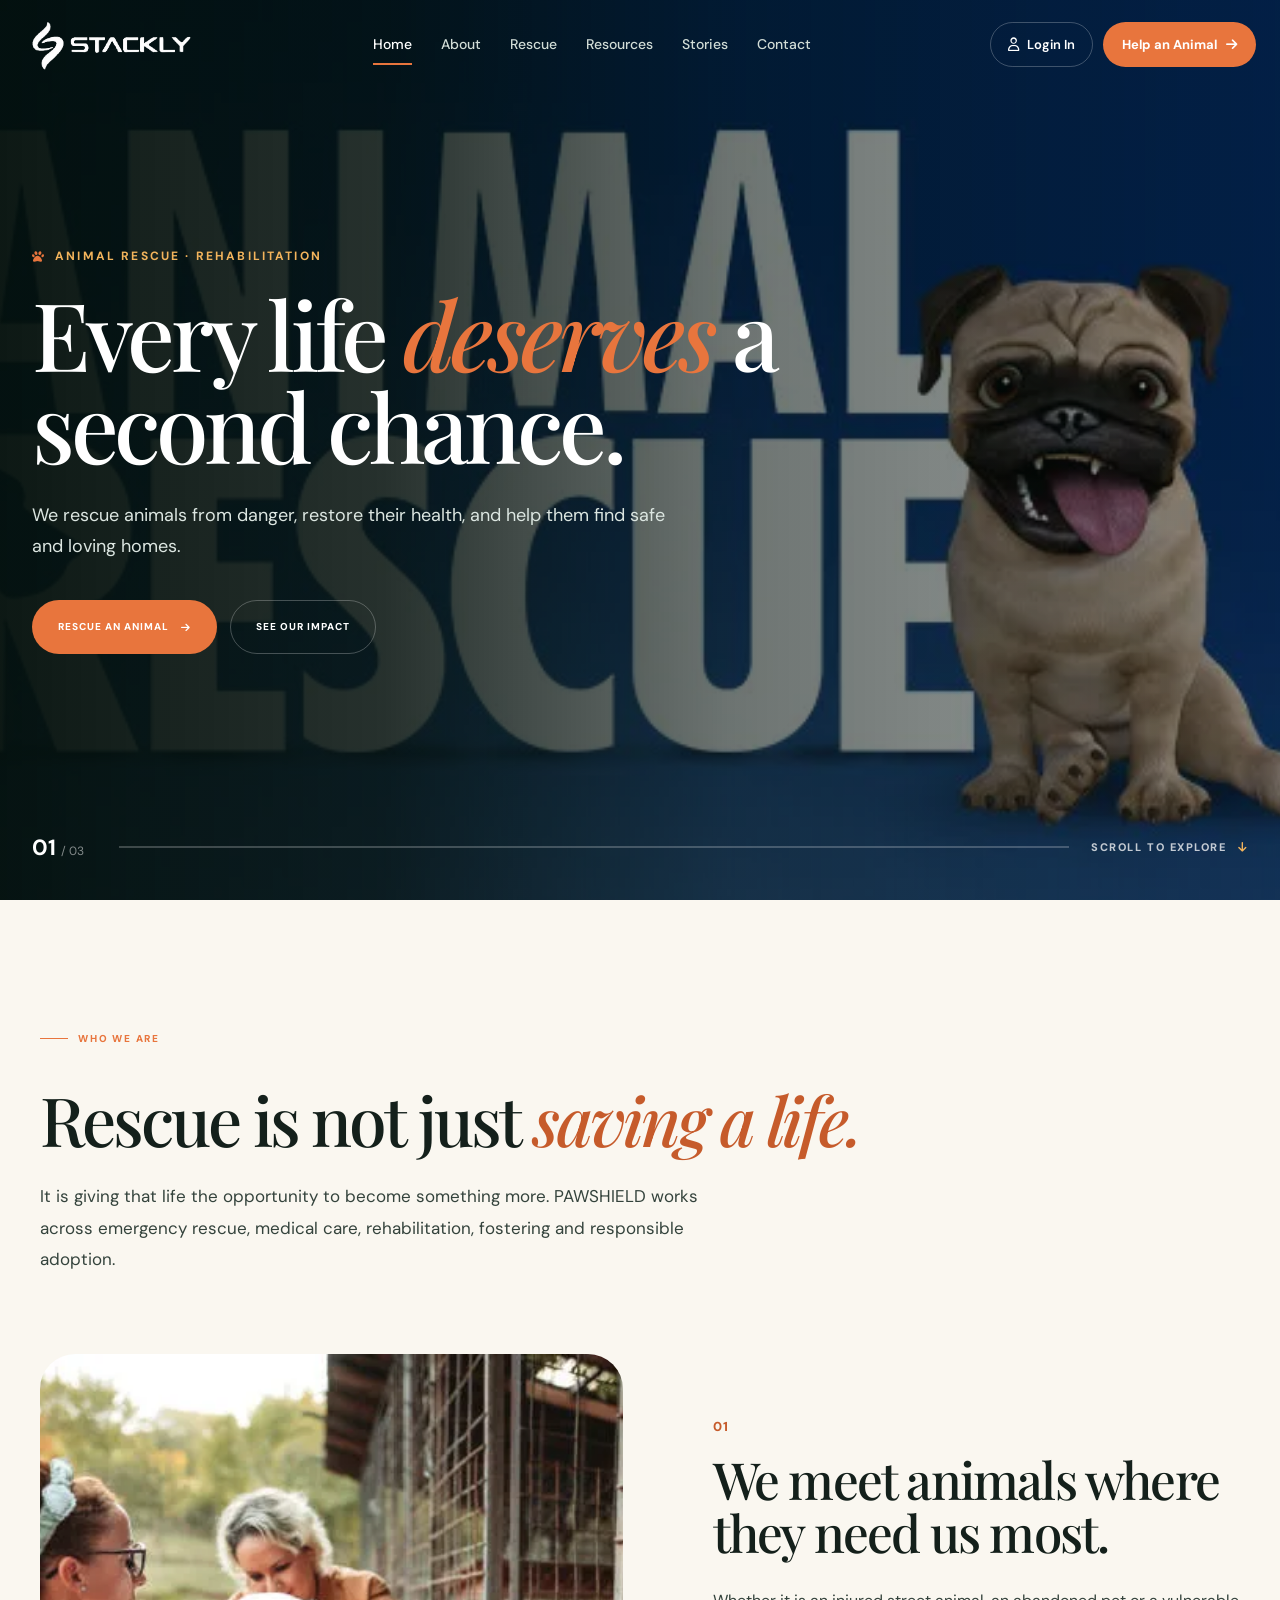
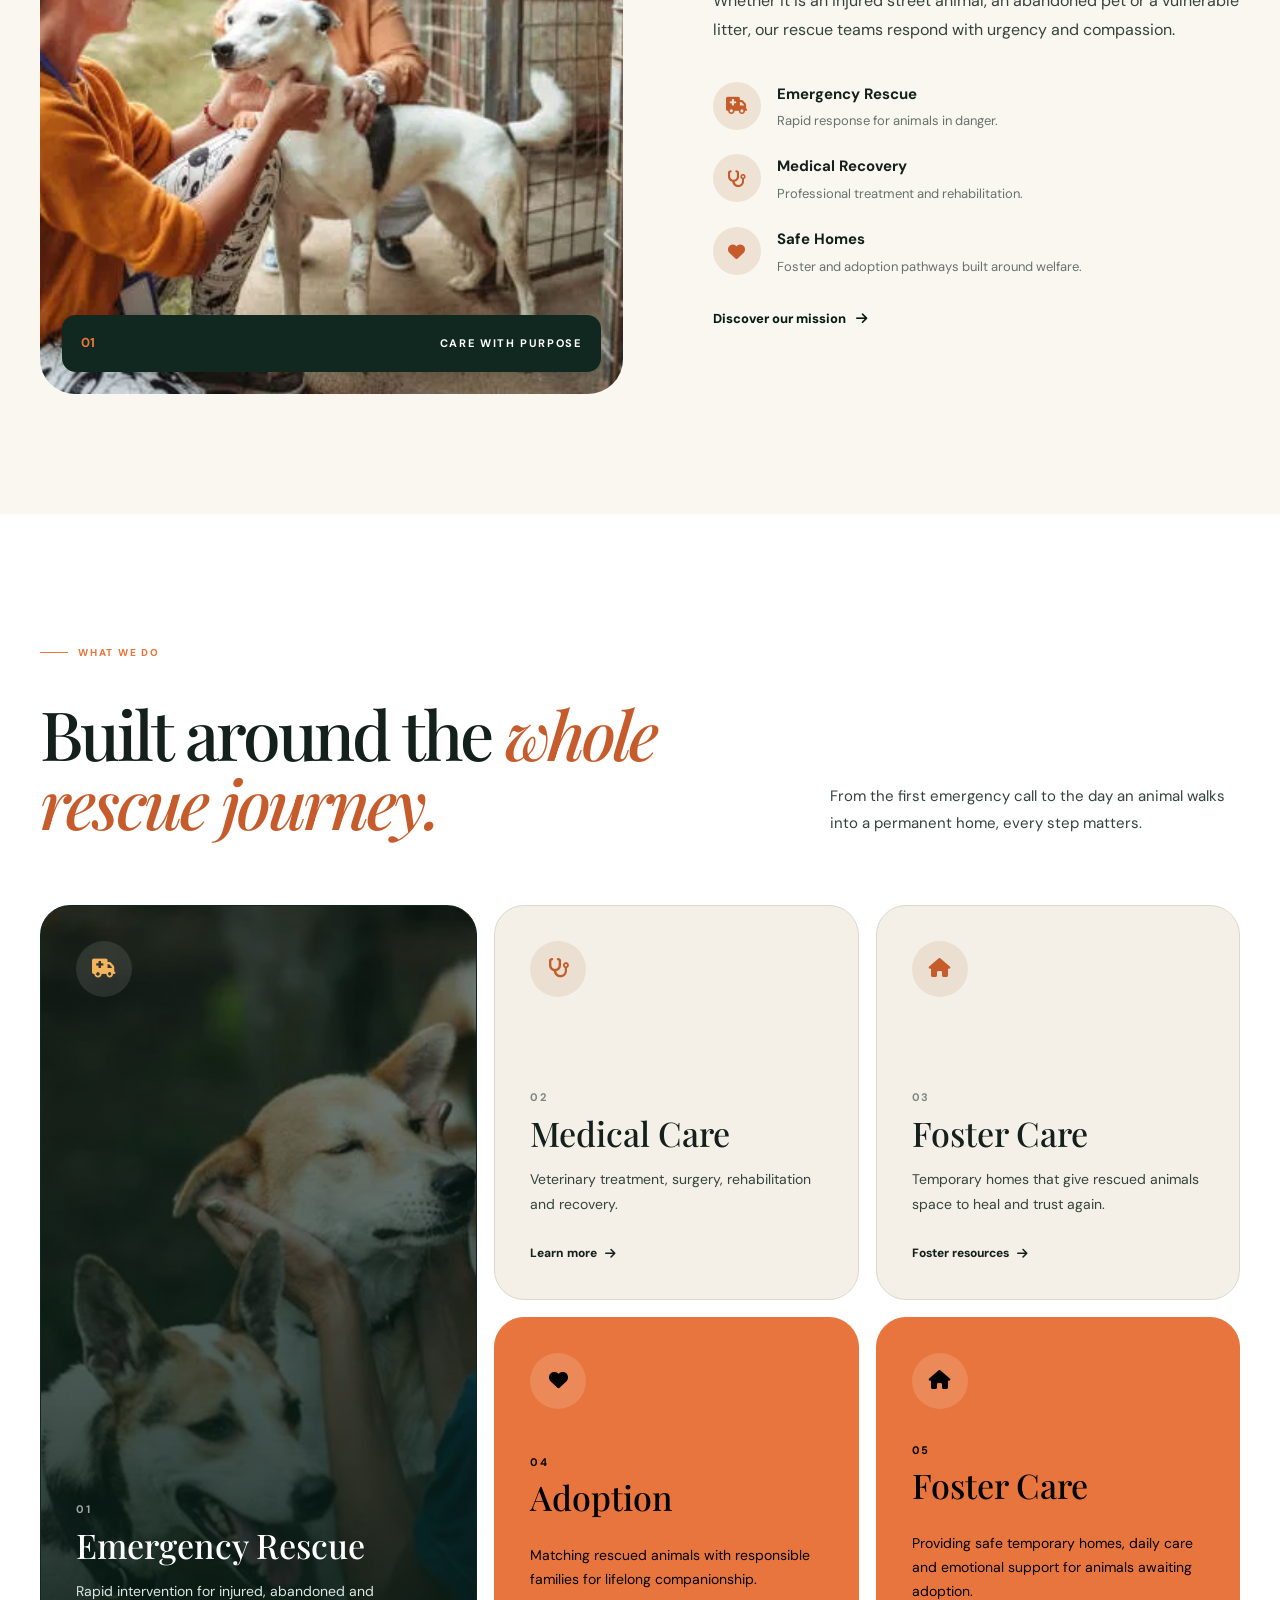
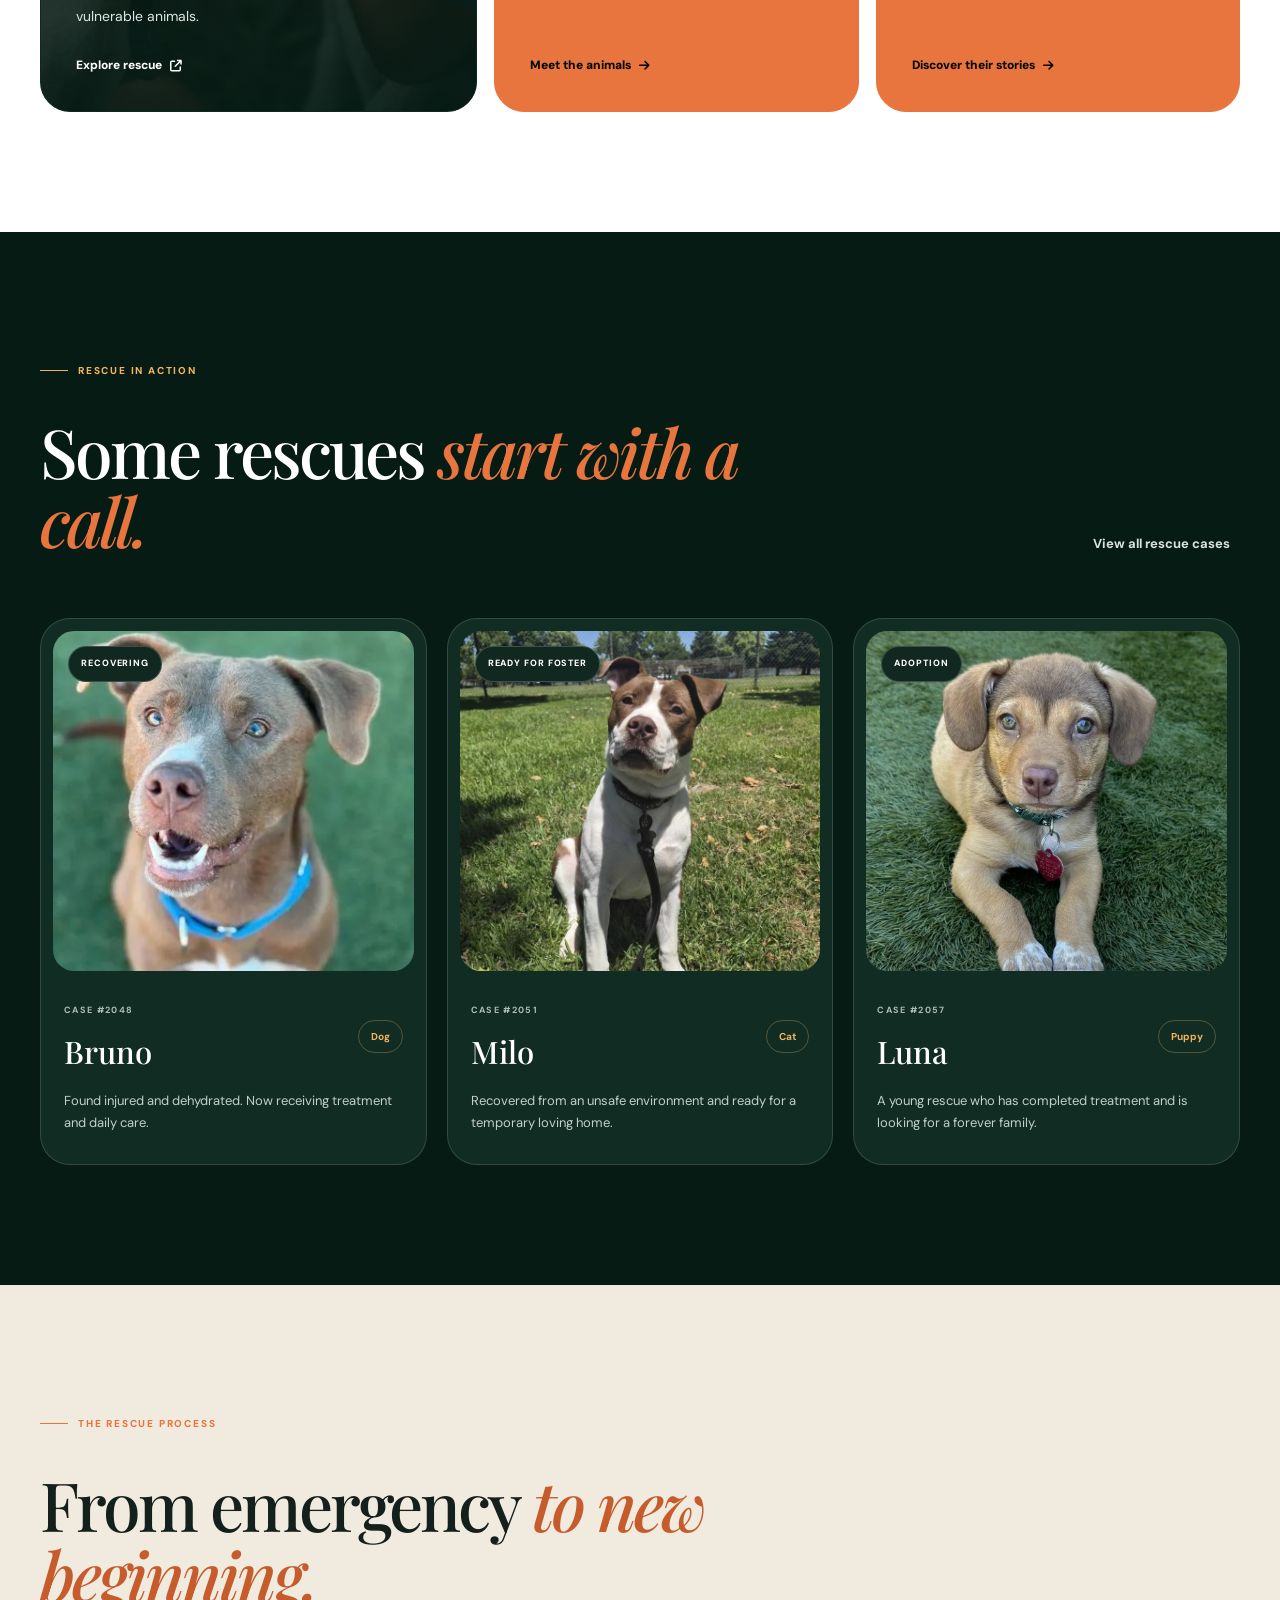
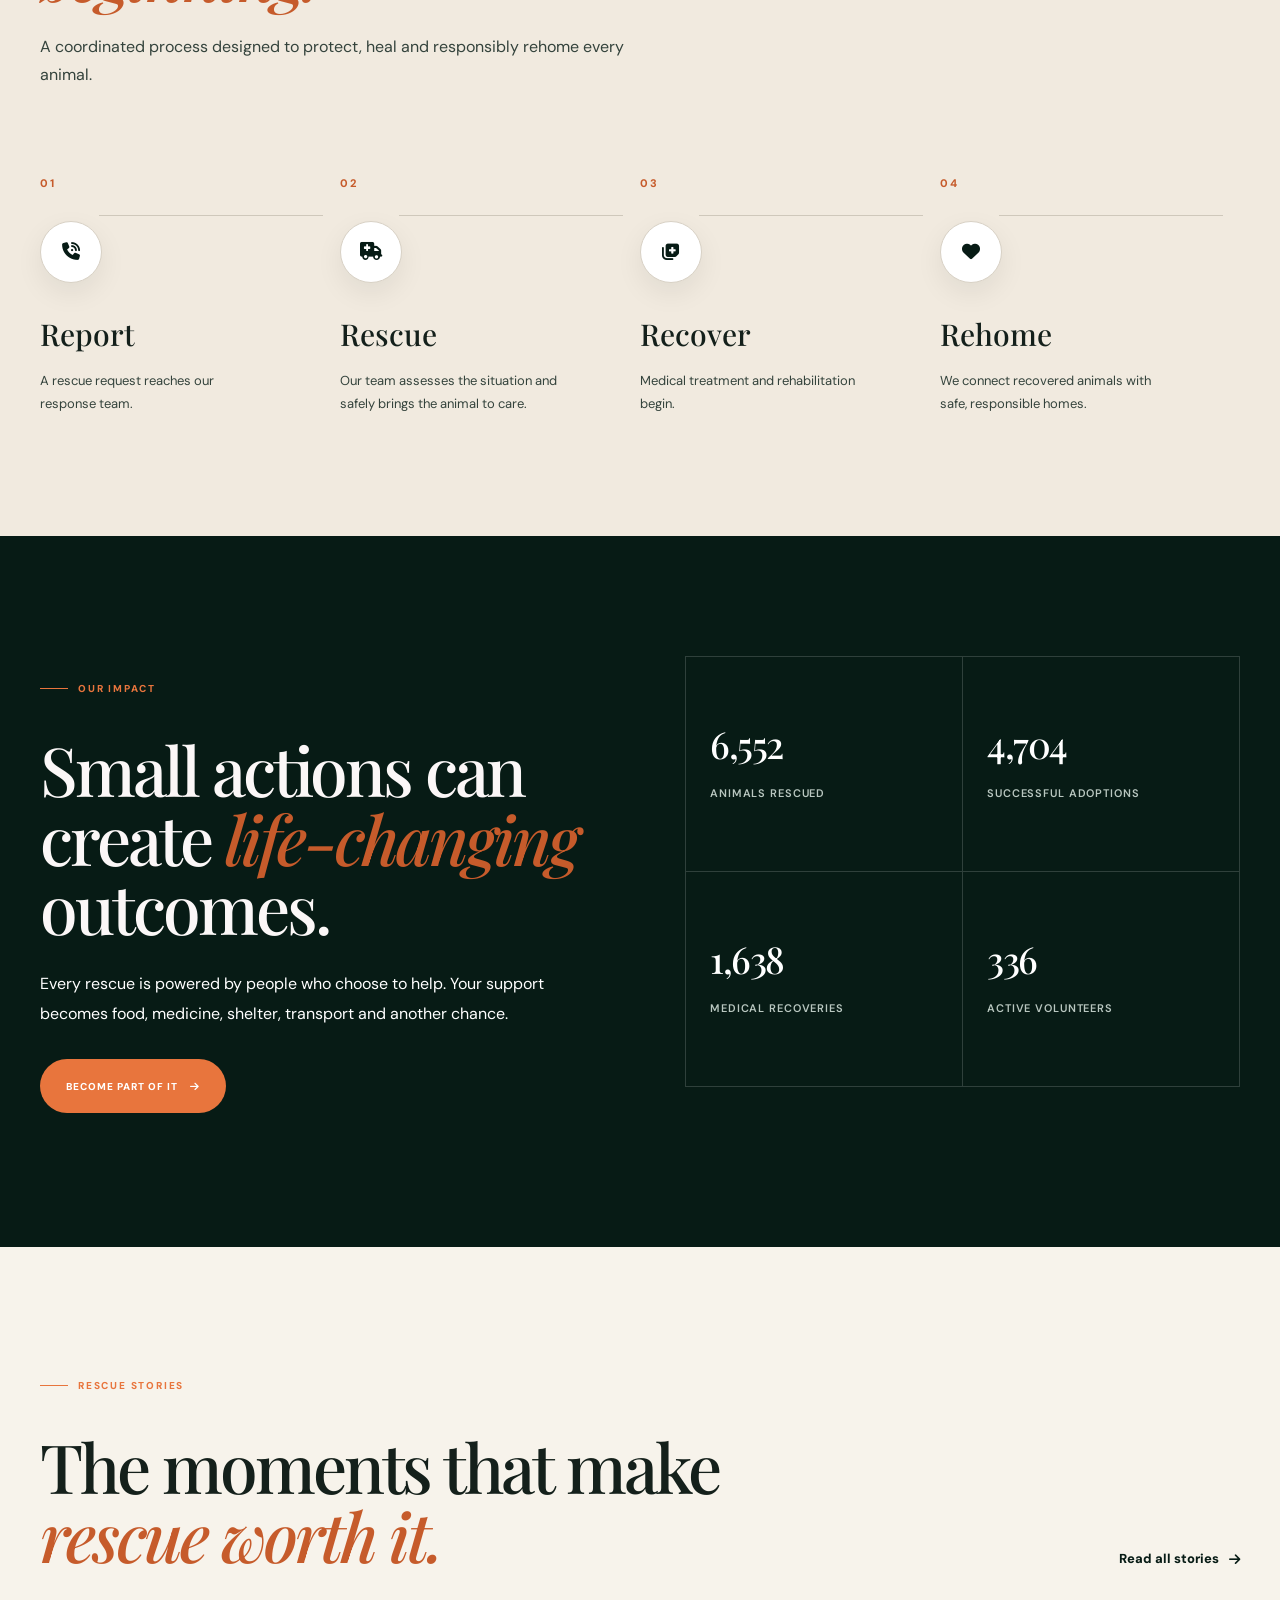
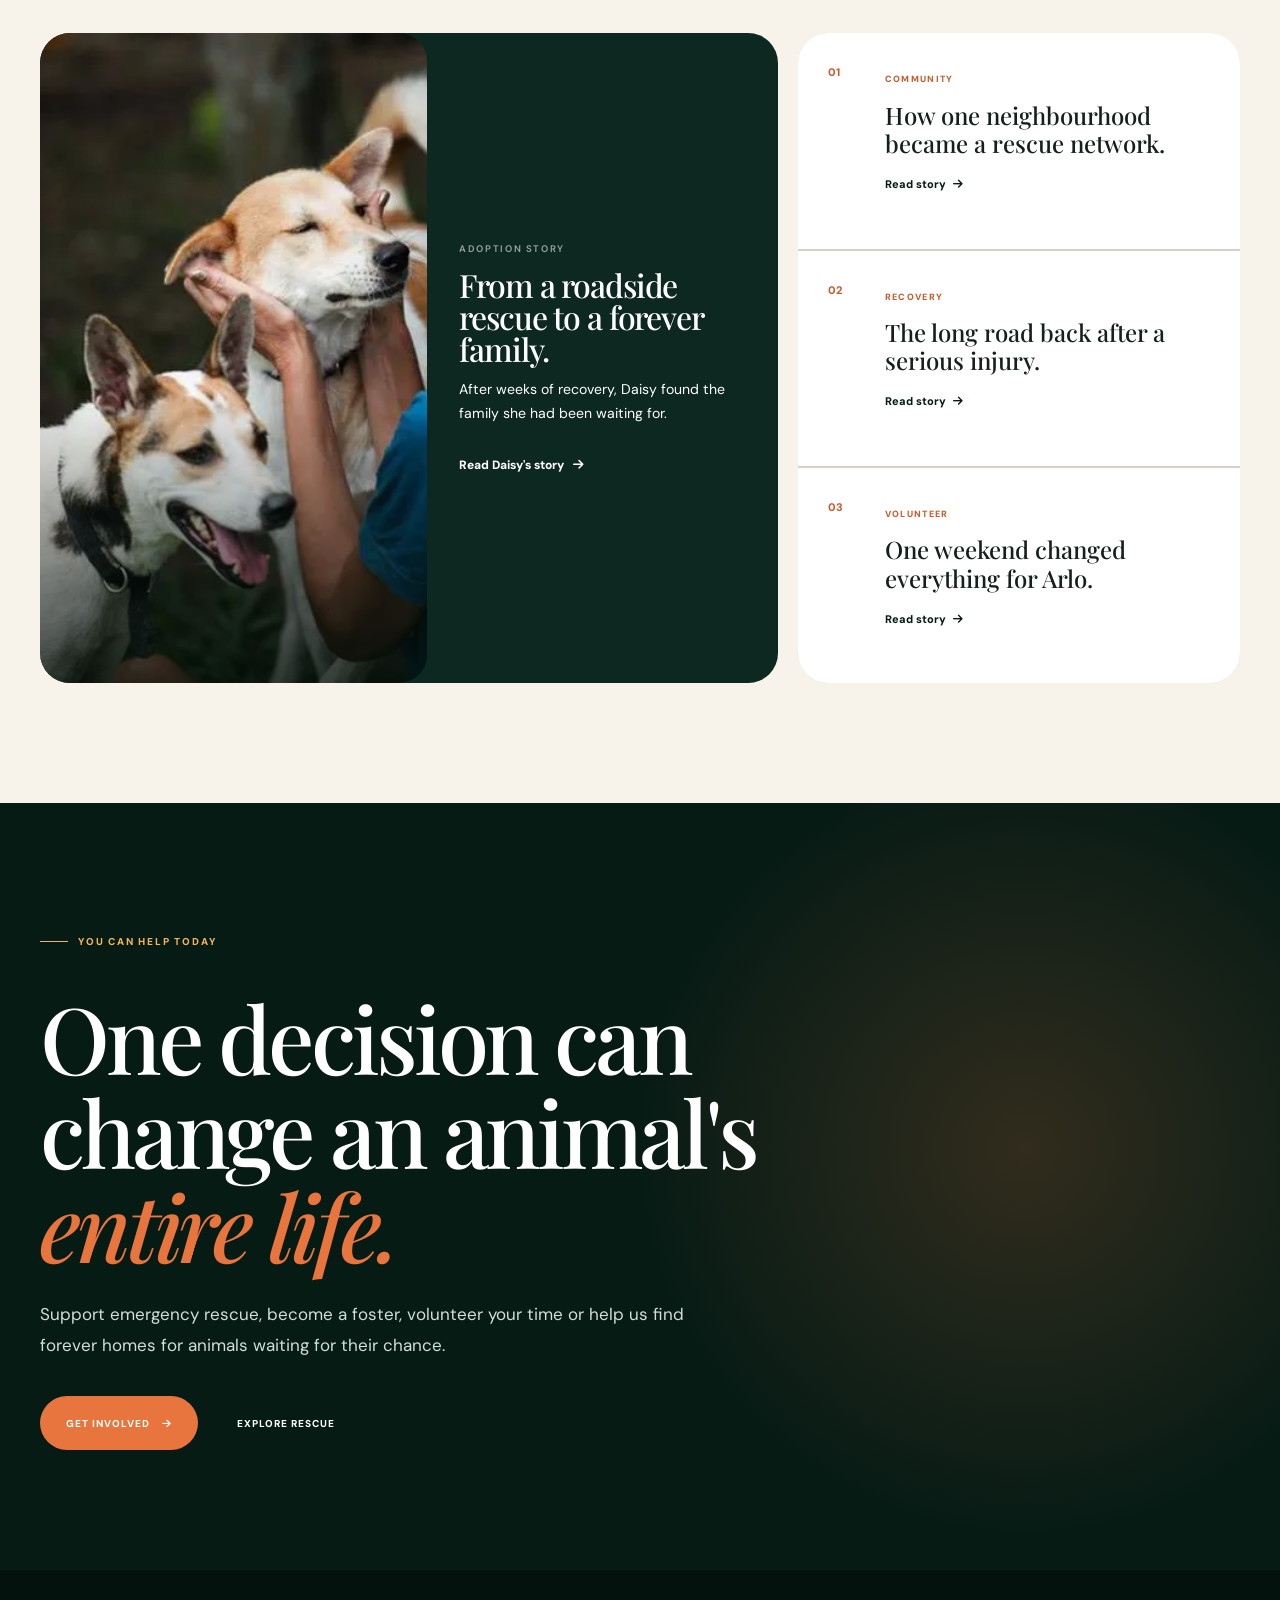
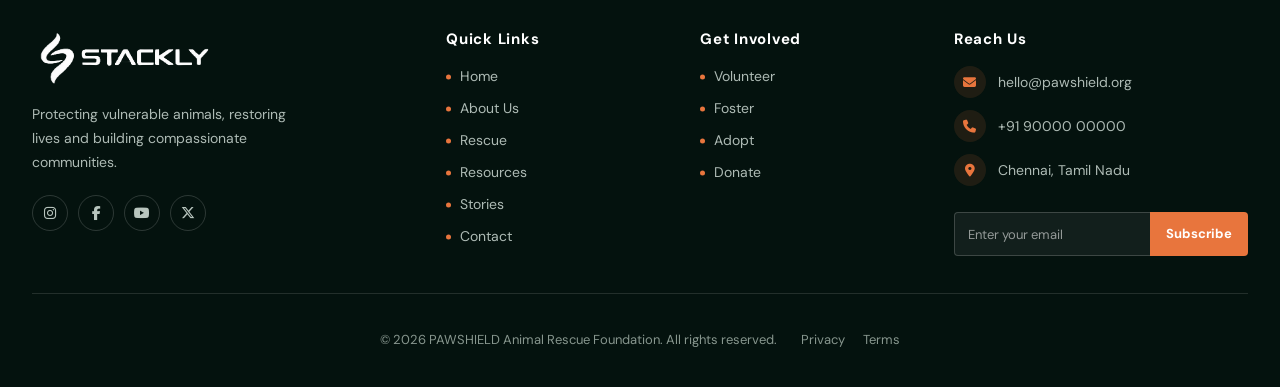
<file: index.html>
<!DOCTYPE html>
<html lang="en">

<head>
    <meta charset="UTF-8">

    <meta name="viewport" content="width=device-width, initial-scale=1.0">

    <meta name="description"
        content="A professional animal rescue foundation dedicated to emergency rescue, rehabilitation, foster care and adoption.">

    <title>PAWSHIELD — Animal Rescue Foundation</title>

    <!-- Fonts -->
    <link rel="preconnect" href="https://fonts.googleapis.com">
    <link rel="preconnect" href="https://fonts.gstatic.com" crossorigin>

    <link
        href="https://fonts.googleapis.com/css2?family=DM+Sans:wght@400;500;600;700&family=Playfair+Display:wght@500;600;700&display=swap"
        rel="stylesheet">

    <!-- Icons -->
    <link rel="stylesheet"
        href="https://cdnjs.cloudflare.com/ajax/libs/font-awesome/6.5.2/css/all.min.css">

    <link rel="stylesheet" href="css/style.css">
</head>

<body>

    <!-- =========================================================
         PRELOADER
    ========================================================== -->

    <div class="preloader" id="preloader">

        <div class="loader-brand">

            <div class="loader-paw">
                <i class="fa-solid fa-paw"></i>
            </div>

            <div class="loader-name">
                PAWSHIELD
            </div>

            <span>
                ANIMAL RESCUE FOUNDATION
            </span>

        </div>

        <div class="loader-line">
            <div class="loader-progress"></div>
        </div>

        <div class="loader-status">
            <span>Preparing a safer world</span>
            <strong id="loaderPercent">0%</strong>
        </div>

    </div>


    <!-- =========================================================
         NAVIGATION
    ========================================================== -->

    <header class="site-header" id="siteHeader">

        <div class="nav-shell">

            <a href="index.html" class="brand">

    <img
        src="assets/logo.webp"
        alt="PAWSHIELD Animal Rescue Foundation"
        class="brand-logo"
    >

</a>


            <nav class="desktop-nav">

                <a href="index.html" class="active">Home</a>
                <a href="about.html">About</a>
                <a href="rescue.html">Rescue</a>
                <a href="resources.html">Resources</a>
                <a href="stories.html">Stories</a>
                <a href="contact.html">Contact</a>

            </nav>


            <div class="nav-actions">

                <button class="login-trigger" id="openLogin">
                    <i class="fa-regular fa-user"></i>
                    Login In
                </button>

                <a href="#help" class="nav-donate">
                    Help an Animal
                    <i class="fa-solid fa-arrow-right"></i>
                </a>

            </div>


            <button class="mobile-menu-btn" id="menuToggle" aria-label="Open menu">
                <span></span>
                <span></span>
                <span></span>
            </button>

        </div>

    </header>


    <!-- =========================================================
         MOBILE NAV
    ========================================================== -->

    <div class="mobile-overlay" id="mobileOverlay"></div>

    <aside class="mobile-drawer" id="mobileDrawer">

        <div class="drawer-top">

          <a href="index.html" class="drawer-brand">

    <img 
        src="assets/logo.webp" 
        alt="PAWSHIELD Animal Rescue Foundation"
        class="drawer-logo"
    >

</a>

            <button class="drawer-close" id="drawerClose">
                <i class="fa-solid fa-xmark"></i>
            </button>

        </div>


        <nav class="mobile-nav">

            <a href="index.html" class="active">
                <i class="fa-solid fa-house"></i>
                Home
            </a>

            <a href="about.html">
                <i class="fa-solid fa-heart"></i>
                About
            </a>

            <a href="rescue.html">
                <i class="fa-solid fa-shield-dog"></i>
                Rescue
            </a>

            <a href="resources.html">
                <i class="fa-solid fa-book-open"></i>
                Resources
            </a>

            <a href="stories.html">
                <i class="fa-solid fa-camera"></i>
                Stories
            </a>

            <a href="contact.html">
                <i class="fa-solid fa-location-dot"></i>
                Contact
            </a>

        </nav>

        <div class="drawer-contact">

    <a href="mailto:hello@pawshield.org">
        <i class="fa-solid fa-envelope"></i>
        <span>hello@pawshield.org</span>
    </a>

    <a href="tel:+919000000000">
        <i class="fa-solid fa-phone"></i>
        <span>+91 90000 00000</span>
    </a>

    <div>
        <i class="fa-solid fa-location-dot"></i>
        <span>Chennai, Tamil Nadu</span>
    </div>

</div>

        <div class="drawer-bottom">

            <button class="drawer-login" id="mobileLogin">
                <i class="fa-regular fa-user"></i>
                Sign In
            </button>

            <a href="#help" class="drawer-help">
                Help an Animal
                <i class="fa-solid fa-arrow-right"></i>
            </a>

        </div>

    </aside>


    <main>


        <!-- =====================================================
             SECTION 01 — HERO
        ====================================================== -->

        <section class="hero" id="hero">

            <div class="hero-media">

                <!-- HERO IMAGE 01 -->
                <article class="hero-slide active">

                    <img src="assets/h1.webp"
                        alt="Rescued dog being cared for">

                    <div class="hero-overlay"></div>

                    <div class="hero-content">

                        <span class="hero-eyebrow">
                            <i class="fa-solid fa-paw"></i>
                            ANIMAL RESCUE · REHABILITATION
                        </span>

                        <h1>
                            Every life
                            <em>deserves</em>
                            a second chance.
                        </h1>

                        <p>
                            We rescue animals from danger, restore their health,
                            and help them find safe and loving homes.
                        </p>

                        <div class="hero-actions">

                            <a href="rescue.html" class="btn btn-primary">
                                Rescue an Animal
                                <i class="fa-solid fa-arrow-right"></i>
                            </a>

                            <a href="#impact" class="btn btn-outline">
                                See Our Impact
                            </a>

                        </div>

                    </div>

                </article>


                <!-- HERO IMAGE 02 -->

                <article class="hero-slide">

                    <img src="assets/h2.webp"
                        alt="Rescue team caring for an animal">

                    <div class="hero-overlay"></div>

                    <div class="hero-content">

                        <span class="hero-eyebrow">
                            <i class="fa-solid fa-heart"></i>
                            CARE · COMPASSION · ACTION
                        </span>

                        <h1>
                            Rescue begins
                            with a moment of
                            <em>compassion.</em>
                        </h1>

                        <p>
                            From emergency response to rehabilitation,
                            every rescue is guided by care, patience and dignity.
                        </p>

                        <div class="hero-actions">

                            <a href="404.html" class="btn btn-primary">
                                Our Mission
                                <i class="fa-solid fa-arrow-right"></i>
                            </a>

                            <a href="#how-it-works" class="btn btn-outline">
                                How We Work
                            </a>

                        </div>

                    </div>

                </article>


                <!-- HERO IMAGE 03 -->

                <article class="hero-slide">

                    <img src="assets/h3.webp"
                        alt="Happy adopted rescue dog">

                    <div class="hero-overlay"></div>

                    <div class="hero-content">

                        <span class="hero-eyebrow">
                            <i class="fa-solid fa-house"></i>
                            FOSTER · ADOPT · BELONG
                        </span>

                        <h1>
                            From the streets
                            to a place called
                            <em>home.</em>
                        </h1>

                        <p>
                            Together, we transform abandoned lives into
                            stories of recovery, trust and belonging.
                        </p>

                        <div class="hero-actions">

                            <a href="stories.html" class="btn btn-primary">
                                Read Their Stories
                                <i class="fa-solid fa-arrow-right"></i>
                            </a>

                            <a href="#help" class="btn btn-outline">
                                Support Rescue
                            </a>

                        </div>

                    </div>

                </article>

            </div>


            <!-- HERO BOTTOM -->

            <div class="hero-bottom">

                <div class="hero-counter">
                    <strong id="heroCurrent">01</strong>
                    <span>/ 03</span>
                </div>

                <div class="hero-progress">
                    <span class="hero-progress-active"></span>
                </div>

                <div class="hero-scroll">
                    <span>SCROLL TO EXPLORE</span>
                    <i class="fa-solid fa-arrow-down"></i>
                </div>

            </div>

        </section>


        <!-- =====================================================
             SECTION 02 — MISSION
        ====================================================== -->

        <section class="section mission-section">

            <div class="container">

                <div class="section-intro reveal">

                    <span class="eyebrow">
                        WHO WE ARE
                    </span>

                    <h2>
                        Rescue is not just
                        <span>saving a life.</span>
                    </h2>

                    <p>
                        It is giving that life the opportunity to become
                        something more. PAWSHIELD works across emergency
                        rescue, medical care, rehabilitation, fostering
                        and responsible adoption.
                    </p>

                </div>


                <div class="mission-grid">

                    <div class="mission-image reveal">

                        <!-- IMAGE 04 -->
                        <img src="assets/h4.webp"
                            alt="Animal rescue volunteer">

                        <div class="image-caption">
                            <span>01</span>
                            <strong>CARE WITH PURPOSE</strong>
                        </div>

                    </div>


                    <div class="mission-content reveal">

                        <div class="mission-number">
                            01
                        </div>

                        <h3>
                            We meet animals
                            where they need us most.
                        </h3>

                        <p>
                            Whether it is an injured street animal,
                            an abandoned pet or a vulnerable litter,
                            our rescue teams respond with urgency
                            and compassion.
                        </p>


                        <div class="mission-points">

                            <div class="mission-point">

                                <span>
                                    <i class="fa-solid fa-truck-medical"></i>
                                </span>

                                <div>
                                    <strong>Emergency Rescue</strong>
                                    <p>Rapid response for animals in danger.</p>
                                </div>

                            </div>


                            <div class="mission-point">

                                <span>
                                    <i class="fa-solid fa-stethoscope"></i>
                                </span>

                                <div>
                                    <strong>Medical Recovery</strong>
                                    <p>Professional treatment and rehabilitation.</p>
                                </div>

                            </div>


                            <div class="mission-point">

                                <span>
                              <i class="fa-solid fa-heart"></i>
                                </span>

                                <div>
                                    <strong>Safe Homes</strong>
                                    <p>Foster and adoption pathways built around welfare.</p>
                                </div>

                            </div>

                        </div>

                        <a href="404.html" class="text-link">
                            Discover our mission
                            <i class="fa-solid fa-arrow-right"></i>
                        </a>

                    </div>

                </div>

            </div>

        </section>


        <!-- =====================================================
             SECTION 03 — WHAT WE DO
        ====================================================== -->

        <section class="section services-section">

            <div class="container">

                <div class="section-heading-row reveal">

                    <div>

                        <span class="eyebrow">
                            WHAT WE DO
                        </span>

                        <h2>
                            Built around the
                            <span>whole rescue journey.</span>
                        </h2>

                    </div>

                    <p>
                        From the first emergency call to the day an animal
                        walks into a permanent home, every step matters.
                    </p>

                </div>


                <div class="service-grid">


                    <article class="service-card service-large reveal">

                        <div class="service-icon">
                            <i class="fa-solid fa-truck-medical"></i>
                        </div>

                        <span class="service-index">01</span>

                        <h3>
                            Emergency Rescue
                        </h3>

                        <p>
                            Rapid intervention for injured, abandoned
                            and vulnerable animals.
                        </p>

                        <a href="404.html">
                            Explore rescue
                            <i class="fa-solid fa-arrow-up-right-from-square"></i>
                        </a>

                    </article>


                    <article class="service-card reveal">

                        <div class="service-icon">
                            <i class="fa-solid fa-stethoscope"></i>
                        </div>

                        <span class="service-index">02</span>

                        <h3>
                            Medical Care
                        </h3>

                        <p>
                            Veterinary treatment, surgery,
                            rehabilitation and recovery.
                        </p>

                        <a href="404.html">
                            Learn more
                            <i class="fa-solid fa-arrow-right"></i>
                        </a>

                    </article>


                    <article class="service-card reveal">

                        <div class="service-icon">
                            <i class="fa-solid fa-house"></i>
                        </div>

                        <span class="service-index">03</span>

                        <h3>
                            Foster Care
                        </h3>

                        <p>
                            Temporary homes that give rescued animals
                            space to heal and trust again.
                        </p>

                        <a href="404.html">
                            Foster resources
                            <i class="fa-solid fa-arrow-right"></i>
                        </a>

                    </article>


                    <article class="service-card service-accent reveal">

                        <div class="service-icon">
                            <i class="fa-solid fa-heart"></i>
                        </div>

                        <span class="service-index">04</span>

                        <h3>
                            Adoption
                        </h3>

                        <p>
                            Matching rescued animals with responsible
                            families for lifelong companionship.
                        </p>

                        <a href="404.html">
                            Meet the animals
                            <i class="fa-solid fa-arrow-right"></i>
                        </a>

                    </article>


                    <article class="service-card service-accent reveal">

    <div class="service-icon">
        <i class="fa-solid fa-house"></i>
    </div>

    <span class="service-index">05</span>

    <h3>
        Foster Care
    </h3>

    <p>
        Providing safe temporary homes, daily care and
        emotional support for animals awaiting adoption.
    </p>

    <a href="404.html">
        Discover their stories
        <i class="fa-solid fa-arrow-right"></i>
    </a>

</article>

                </div>

            </div>

        </section>


        <!-- =====================================================
             SECTION 04 — RESCUE CASES
        ====================================================== -->

        <section class="section rescue-preview">

            <div class="container">

                <div class="section-heading-row light reveal">

                    <div>

                        <span class="eyebrow">
                            RESCUE IN ACTION
                        </span>

                        <h2>
                            Some rescues
                            <span>start with a call.</span>
                        </h2>

                    </div>

                    <a href="404.html" class="light-link">
                        View all rescue cases
                        <i class="fa-solid fa-arrow-up-right"></i>
                    </a>

                </div>


                <div class="rescue-grid">


                    <article class="rescue-card reveal">

                        <div class="rescue-image">

                            <img src="assets/h5.webp"
                                alt="Rescue dog">

                            <span class="rescue-status">
                                RECOVERING
                            </span>

                        </div>

                        <div class="rescue-info">

                            <div>
                                <small>CASE #2048</small>
                                <h3>Bruno</h3>
                            </div>

                            <span class="rescue-type">
                                Dog
                            </span>

                        </div>

                        <p>
                            Found injured and dehydrated.
                            Now receiving treatment and daily care.
                        </p>

                    </article>


                    <article class="rescue-card reveal">

                        <div class="rescue-image">

                            <img src="assets/h6.webp"
                                alt="Rescued cat">

                            <span class="rescue-status">
                                READY FOR FOSTER
                            </span>

                        </div>

                        <div class="rescue-info">

                            <div>
                                <small>CASE #2051</small>
                                <h3>Milo</h3>
                            </div>

                            <span class="rescue-type">
                                Cat
                            </span>

                        </div>

                        <p>
                            Recovered from an unsafe environment
                            and ready for a temporary loving home.
                        </p>

                    </article>


                    <article class="rescue-card reveal">

                        <div class="rescue-image">

                            <img src="assets/h7.webp"
                                alt="Rescued puppy">

                            <span class="rescue-status">
                                ADOPTION
                            </span>

                        </div>

                        <div class="rescue-info">

                            <div>
                                <small>CASE #2057</small>
                                <h3>Luna</h3>
                            </div>

                            <span class="rescue-type">
                                Puppy
                            </span>

                        </div>

                        <p>
                            A young rescue who has completed treatment
                            and is looking for a forever family.
                        </p>

                    </article>

                </div>

            </div>

        </section>


        <!-- =====================================================
             SECTION 05 — HOW IT WORKS
        ====================================================== -->

        <section class="section process-section" id="how-it-works">

            <div class="container">

                <div class="process-header reveal">

                    <span class="eyebrow">
                        THE RESCUE PROCESS
                    </span>

                    <h2>
                        From emergency
                        <span>to new beginning.</span>
                    </h2>

                    <p>
                        A coordinated process designed to protect,
                        heal and responsibly rehome every animal.
                    </p>

                </div>


                <div class="process-timeline">


                    <div class="process-step reveal">

                        <span class="step-number">
                            01
                        </span>

                        <div class="step-line"></div>

                        <div class="step-icon">
                            <i class="fa-solid fa-phone-volume"></i>
                        </div>

                        <h3>Report</h3>

                        <p>
                            A rescue request reaches our response team.
                        </p>

                    </div>


                    <div class="process-step reveal">

                        <span class="step-number">
                            02
                        </span>

                        <div class="step-line"></div>

                        <div class="step-icon">
                            <i class="fa-solid fa-truck-medical"></i>
                        </div>

                        <h3>Rescue</h3>

                        <p>
                            Our team assesses the situation and safely
                            brings the animal to care.
                        </p>

                    </div>


                    <div class="process-step reveal">

                        <span class="step-number">
                            03
                        </span>

                        <div class="step-line"></div>

                        <div class="step-icon">
                            <i class="fa-solid fa-notes-medical"></i>
                        </div>

                        <h3>Recover</h3>

                        <p>
                            Medical treatment and rehabilitation begin.
                        </p>

                    </div>


                    <div class="process-step reveal">

                        <span class="step-number">
                            04
                        </span>

                        <div class="step-line"></div>

                        <div class="step-icon">
                          <i class="fa-solid fa-heart"></i>
                        </div>

                        <h3>Rehome</h3>

                        <p>
                            We connect recovered animals with safe,
                            responsible homes.
                        </p>

                    </div>

                </div>

            </div>

        </section>


        <!-- =====================================================
             SECTION 06 — IMPACT
        ====================================================== -->

        <section class="section impact-section" id="impact">

            <div class="container">

                <div class="impact-layout">

                    <div class="impact-copy reveal">

                        <span class="eyebrow">
                            OUR IMPACT
                        </span>

                        <h2>
                            Small actions can
                            create <span>life-changing</span>
                            outcomes.
                        </h2>

                        <p>
                            Every rescue is powered by people who choose
                            to help. Your support becomes food, medicine,
                            shelter, transport and another chance.
                        </p>

                        <a href="#help" class="btn btn-primary dark-btn">
                            Become Part of It
                            <i class="fa-solid fa-arrow-right"></i>
                        </a>

                    </div>


                    <div class="impact-stats">

                        <div class="impact-stat reveal">

                            <strong class="counter" data-target="12480">
                                0
                            </strong>

                            <span>Animals Rescued</span>

                        </div>


                        <div class="impact-stat reveal">

                            <strong class="counter" data-target="8960">
                                0
                            </strong>

                            <span>Successful Adoptions</span>

                        </div>


                        <div class="impact-stat reveal">

                            <strong class="counter" data-target="3120">
                                0
                            </strong>

                            <span>Medical Recoveries</span>

                        </div>


                        <div class="impact-stat reveal">

                            <strong class="counter" data-target="640">
                                0
                            </strong>

                            <span>Active Volunteers</span>

                        </div>

                    </div>

                </div>

            </div>

        </section>


        <!-- =====================================================
             SECTION 07 — STORIES
        ====================================================== -->

        <section class="section stories-section">

            <div class="container">

                <div class="section-heading-row reveal">

                    <div>

                        <span class="eyebrow">
                            RESCUE STORIES
                        </span>

                        <h2>
                            The moments that
                            make <span>rescue worth it.</span>
                        </h2>

                    </div>

                    <a href="404.html" class="text-link">
                        Read all stories
                        <i class="fa-solid fa-arrow-right"></i>
                    </a>

                </div>


                <div class="stories-grid">


                    <article class="story-feature reveal">

                        <div class="story-image">

                            <img src="assets/h8.webp"
                                alt="Happy adopted rescue animal">

                        </div>

                        <div class="story-content">

                            <span>
                                ADOPTION STORY
                            </span>

                            <h3>
                                From a roadside rescue
                                to a forever family.
                            </h3>

                            <p>
                                After weeks of recovery, Daisy found
                                the family she had been waiting for.
                            </p>

                            <a href="404.html">
                                Read Daisy's story
                                <i class="fa-solid fa-arrow-right"></i>
                            </a>

                        </div>

                    </article>


                    <div class="story-side">


                        <article class="mini-story reveal">

                            <span class="mini-number">
                                01
                            </span>

                            <div>

                                <small>
                                    COMMUNITY
                                </small>

                                <h3>
                                    How one neighbourhood
                                    became a rescue network.
                                </h3>

                                <a href="404.html">
                                    Read story
                                    <i class="fa-solid fa-arrow-right"></i>
                                </a>

                            </div>

                        </article>


                        <article class="mini-story reveal">

                            <span class="mini-number">
                                02
                            </span>

                            <div>

                                <small>
                                    RECOVERY
                                </small>

                                <h3>
                                    The long road back
                                    after a serious injury.
                                </h3>

                                <a href="404.html">
                                    Read story
                                    <i class="fa-solid fa-arrow-right"></i>
                                </a>

                            </div>

                        </article>


                        <article class="mini-story reveal">

                            <span class="mini-number">
                                03
                            </span>

                            <div>

                                <small>
                                    VOLUNTEER
                                </small>

                                <h3>
                                    One weekend changed
                                    everything for Arlo.
                                </h3>

                                <a href="404.html">
                                    Read story
                                    <i class="fa-solid fa-arrow-right"></i>
                                </a>

                            </div>

                        </article>

                    </div>

                </div>

            </div>

        </section>


        <!-- =====================================================
             SECTION 08 — FINAL CTA
        ====================================================== -->

        <section class="section help-section" id="help">

            <div class="help-background"></div>

            <div class="container">

                <div class="help-content reveal">

                    <span class="eyebrow">
                        YOU CAN HELP TODAY
                    </span>

                    <h2>
                        One decision can
                        change an animal's
                        <em>entire life.</em>
                    </h2>

                    <p>
                        Support emergency rescue, become a foster,
                        volunteer your time or help us find forever
                        homes for animals waiting for their chance.
                    </p>


                    <div class="help-actions">

                        <a href="404.html" class="btn btn-primary">
                            Get Involved
                            <i class="fa-solid fa-arrow-right"></i>
                        </a>

                        <a href="404.html" class="btn btn-light">
                            Explore Rescue
                        </a>

                    </div>

                </div>

            </div>

        </section>

    </main>


    <!-- =========================================================
         FOOTER
    ========================================================== -->

    <footer class="site-footer">

        <div class="container">

            <div class="footer-main">

                <div class="footer-brand">

                    <a href="index.html" class="brand">
                        <img
                            src="assets/logo.webp"
                            alt="PAWSHIELD Animal Rescue Foundation"
                            class="footer-logo"
                        >
                    </a>

                    <p>
                        Protecting vulnerable animals,
                        restoring lives and building
                        compassionate communities.
                    </p>

                    <div class="social-links">
                        <a href="#" aria-label="Instagram">
                            <i class="fa-brands fa-instagram"></i>
                        </a>

                        <a href="#" aria-label="Facebook">
                            <i class="fa-brands fa-facebook-f"></i>
                        </a>

                        <a href="#" aria-label="Youtube">
                            <i class="fa-brands fa-youtube"></i>
                        </a>

                        <a href="#" aria-label="X">
                            <i class="fa-brands fa-x-twitter"></i>
                        </a>
                    </div>

                </div>


                <div class="footer-column">

                    <h4>Quick Links</h4>

                    <a href="index.html">Home</a>
                    <a href="about.html">About Us</a>
                    <a href="rescue.html">Rescue</a>
                    <a href="resources.html">Resources</a>
                    <a href="stories.html">Stories</a>
                    <a href="contact.html">Contact</a>

                </div>


                <div class="footer-column">

                    <h4>Get Involved</h4>

                    <a href="contact.html">Volunteer</a>
                    <a href="contact.html">Foster</a>
                    <a href="rescue.html">Adopt</a>
                    <a href="#help">Donate</a>

                </div>


                <div class="footer-column footer-contact">

                    <h4>Reach Us</h4>

                    <p>
                        <i class="fa-solid fa-envelope"></i>
                        hello@pawshield.org
                    </p>

                    <p>
                        <i class="fa-solid fa-phone"></i>
                        +91 90000 00000
                    </p>

                    <p>
                        <i class="fa-solid fa-location-dot"></i>
                        Chennai, Tamil Nadu
                    </p>

                    <div class="footer-subscribe">
                        <input
                            type="email"
                            placeholder="Enter your email"
                            aria-label="Enter your email"
                        >
                        <button type="button">
                            Subscribe
                        </button>
                    </div>

                </div>

            </div>


            <div class="footer-bottom">

                <span>
                    © 2026 PAWSHIELD Animal Rescue Foundation.
                    All rights reserved.
                </span>

                <div>
                    <a href="#">Privacy</a>
                    <a href="#">Terms</a>
                </div>

            </div>

        </div>

    </footer>


  

   
<!-- =========================================================
     PAWSHIELD LOGIN MODAL
========================================================= -->

<div id="loginModal" class="login-modal">

    <div class="login-modal-content">

        <!-- CLOSE -->
        <button
            type="button"
            class="close-login"
            aria-label="Close login modal">

            <i class="fa-solid fa-xmark"></i>

        </button>


        <div class="login-card">


            <!-- =================================================
                 1. LOGIN SECTION
            ================================================= -->

            <div
                class="form-section active"
                id="loginSection"
                style="display:block; opacity:1; transform:translateY(0);">


                <!-- LOGIN HEADER -->

                <div class="login-header">

                    <a
                        href="index.html"
                        class="login-logo">

                        <img
                            src="assets/logo2.webp"
                            alt="PAWSHIELD Animal Rescue Foundation"
                            class="logo-img">

                    </a>

                    <p>
                        Sign in to your PAWSHIELD rescue community.
                    </p>

                </div>


                <!-- USER / ADMIN TABS -->

                <div class="login-tabs">

                    <button
                        type="button"
                        class="login-tab-btn active"
                        id="tabUser">

                        User Login

                    </button>


                    <button
                        type="button"
                        class="login-tab-btn"
                        id="tabAdmin">

                        Admin Login

                    </button>

                </div>


                <!-- SUCCESS MESSAGE -->

                <div
                    id="loginSuccess"
                    class="alert alert-success">
                </div>


                <!-- ERROR MESSAGE -->

                <div
                    id="loginError"
                    class="alert alert-danger">
                </div>


                <!-- LOGIN FORM -->

                <form
                    id="loginForm"
                    novalidate>


                    <!-- EMAIL -->

                    <div class="form-group">

                        <label for="email">
                            Email Address
                        </label>

                        <input
                            type="email"
                            id="email"
                            class="form-control"
                            placeholder="you@example.com"
                            required
                            autocomplete="email">

                        <div
                            class="validation-message"
                            id="loginEmailValError">
                        </div>

                    </div>


                    <!-- PASSWORD -->

                    <div class="form-group">

                        <label for="password">
                            Password
                        </label>


                        <div class="password-input-wrapper">

                            <input
                                type="password"
                                id="password"
                                class="form-control"
                                placeholder="Enter your password"
                                required
                                autocomplete="current-password">


                            <button
                                type="button"
                                id="togglePassword"
                                class="password-toggle-btn"
                                aria-label="Show password">

                                <i class="fa-regular fa-eye"></i>

                            </button>

                        </div>


                        <div
                            class="validation-message"
                            id="loginPasswordValError">
                        </div>

                    </div>


                    <!-- REMEMBER / FORGOT -->

                    <div class="login-remember">

                        <label>

                            <input
                                type="checkbox"
                                id="rememberMe">

                            Remember Me

                        </label>


                        <a
                            href="#"
                            id="forgotPasswordLink">

                            Forgot Password?

                        </a>

                    </div>


                    <!-- LOGIN BUTTON -->

                    <button
                        type="submit"
                        class="btn btn-primary btn-login-submit"
                        style="width:100%;">

                        Sign In

                        <i class="fa-solid fa-arrow-right"></i>

                    </button>


                    <!-- SIGN UP -->

                    <div
                        class="login-signup-link"
                        style="
                            text-align:center;
                            margin-top:20px;
                            font-size:.9rem;
                        ">

                        Don't have an account?

                        <a
                            href="#"
                            id="toSignUpLink">

                            Create Account

                        </a>

                    </div>


                    <!-- SECURITY NOTE -->

                    <div class="login-note">

                        <i class="fa-solid fa-shield-dog"></i>

                        <span>
                            Your information is kept safe and secure.
                        </span>

                    </div>


                </form>

            </div>



            <!-- =================================================
                 2. FORGOT PASSWORD SECTION
            ================================================= -->

            <div
                class="form-section"
                id="forgotSection"
                style="
                    display:none;
                    opacity:0;
                    transform:translateY(10px);
                ">


                <!-- HEADER -->

                <div class="login-header">

                    <a
                        href="index.html"
                        class="login-logo">

                        <img
                            src="assets/logo.webp"
                            alt="PAWSHIELD Animal Rescue Foundation"
                            class="logo-img">

                    </a>


                    <p>
                        Recover access to your PAWSHIELD account.
                    </p>

                </div>


                <!-- SUCCESS -->

                <div
                    id="forgotSuccess"
                    class="alert alert-success">
                </div>


                <!-- ERROR -->

                <div
                    id="forgotError"
                    class="alert alert-danger">
                </div>


                <!-- FORGOT FORM -->

                <form
                    id="forgotForm"
                    novalidate>


                    <div class="form-group">

                        <label for="forgotEmail">
                            Email Address
                        </label>


                        <input
                            type="email"
                            id="forgotEmail"
                            class="form-control"
                            placeholder="you@example.com"
                            required
                            autocomplete="email">


                        <div
                            class="validation-message"
                            id="forgotEmailValError">
                        </div>

                    </div>


                    <!-- SEND RESET -->

                    <button
                        type="submit"
                        class="btn btn-primary btn-forgot-submit"
                        style="
                            width:100%;
                            margin-bottom:12px;
                        ">

                        Send Reset Link

                        <i class="fa-solid fa-arrow-right"></i>

                    </button>


                    <!-- BACK -->

                    <button
                        type="button"
                        class="btn btn-outline btn-back-to-login"
                        id="backToLoginFromForgot"
                        style="
                            width:100%;
                            border-color:var(--primary-color);
                            color:var(--primary-color);
                        ">

                        <i class="fa-solid fa-arrow-left"></i>

                        Back to Login

                    </button>


                </form>

            </div>



            <!-- =================================================
                 3. SIGN UP SECTION
            ================================================= -->

            <div
                class="form-section"
                id="signUpSection"
                style="
                    display:none;
                    opacity:0;
                    transform:translateY(10px);
                ">


                <!-- HEADER -->

                <div class="login-header">

                    <a
                        href="index.html"
                        class="login-logo">

                        <img
                            src="assets/logo.webp"
                            alt="PAWSHIELD Animal Rescue Foundation"
                            class="logo-img">

                    </a>


                    <p>
                        Create your PAWSHIELD rescue community account.
                    </p>

                </div>


                <!-- SUCCESS -->

                <div
                    id="signUpSuccess"
                    class="alert alert-success">
                </div>


                <!-- ERROR -->

                <div
                    id="signUpError"
                    class="alert alert-danger">
                </div>


                <!-- SIGN UP FORM -->

                <form
                    id="signUpForm"
                    novalidate>


                    <!-- FULL NAME -->

                    <div class="form-group">

                        <label for="signUpName">
                            Full Name
                        </label>


                        <input
                            type="text"
                            id="signUpName"
                            class="form-control"
                            placeholder="Enter your full name"
                            required
                            autocomplete="name"
                            oninput="
                                this.value=this.value.replace(
                                    /[^A-Za-z\s]/g,
                                    ''
                                )
                            ">


                        <div
                            class="validation-message"
                            id="signUpNameValError">
                        </div>

                    </div>


                    <!-- EMAIL -->

                    <div class="form-group">

                        <label for="signUpEmail">
                            Email Address
                        </label>


                        <input
                            type="email"
                            id="signUpEmail"
                            class="form-control"
                            placeholder="you@example.com"
                            required
                            autocomplete="email">


                        <div
                            class="validation-message"
                            id="signUpEmailValError">
                        </div>

                    </div>


                    <!-- MOBILE -->

                    <div class="form-group">

                        <label for="signUpMobile">
                            Mobile Number
                        </label>


                        <input
                            type="tel"
                            id="signUpMobile"
                            class="form-control"
                            placeholder="Enter 10-digit number"
                            required
                            maxlength="10"
                            inputmode="numeric"
                            autocomplete="tel"
                            oninput="
                                this.value=this.value.replace(
                                    /[^0-9]/g,
                                    ''
                                )
                            ">


                        <div
                            class="validation-message"
                            id="signUpMobileValError">
                        </div>

                    </div>


                    <!-- PASSWORD -->

                    <div class="form-group">

                        <label for="signUpPassword">
                            Password
                        </label>


                        <div class="password-input-wrapper">

                            <input
                                type="password"
                                id="signUpPassword"
                                class="form-control"
                                placeholder="Minimum 8 characters"
                                required
                                autocomplete="new-password">


                            <button
                                type="button"
                                id="toggleSignUpPassword"
                                class="password-toggle-btn"
                                aria-label="Show password">

                                <i class="fa-regular fa-eye"></i>

                            </button>

                        </div>


                        <div
                            class="validation-message"
                            id="signUpPasswordValError">
                        </div>

                    </div>


                    <!-- CONFIRM PASSWORD -->

                    <div class="form-group">

                        <label for="signUpConfirmPassword">
                            Confirm Password
                        </label>


                        <div class="password-input-wrapper">

                            <input
                                type="password"
                                id="signUpConfirmPassword"
                                class="form-control"
                                placeholder="Re-enter password"
                                required
                                autocomplete="new-password">


                            <button
                                type="button"
                                id="toggleSignUpConfirmPassword"
                                class="password-toggle-btn"
                                aria-label="Show password">

                                <i class="fa-regular fa-eye"></i>

                            </button>

                        </div>


                        <div
                            class="validation-message"
                            id="signUpConfirmPasswordValError">
                        </div>

                    </div>


                    <!-- CREATE ACCOUNT -->

                    <button
                        type="submit"
                        class="btn btn-primary btn-signup-submit"
                        style="
                            width:100%;
                            margin-bottom:12px;
                        ">

                        Create Account

                        <i class="fa-solid fa-arrow-right"></i>

                    </button>


                    <!-- BACK TO LOGIN -->

                    <button
                        type="button"
                        class="btn btn-outline btn-back-to-login"
                        id="backToLoginFromSignUp"
                        style="
                            width:100%;
                            border-color:var(--primary-color);
                            color:var(--primary-color);
                        ">

                        <i class="fa-solid fa-arrow-left"></i>

                        Back to Login

                    </button>


                </form>

            </div>


        </div>

    </div>

</div>

    <!-- =========================================================
         JAVASCRIPT
    ========================================================== -->

    <script>

        /* =====================================================
           PRELOADER
        ====================================================== */

        const preloader = document.getElementById("preloader");
        const loaderPercent = document.getElementById("loaderPercent");

        let loaderValue = 0;

        const loaderInterval = setInterval(() => {

            loaderValue += Math.floor(Math.random() * 8) + 3;

            if (loaderValue >= 100) {

                loaderValue = 100;

                clearInterval(loaderInterval);

                loaderPercent.textContent = "100%";

                setTimeout(() => {

                    preloader.classList.add("loaded");

                    document.body.classList.add("page-ready");

                }, 500);

            }

            loaderPercent.textContent = loaderValue + "%";

        }, 70);


        /* =====================================================
           HEADER SCROLL
        ====================================================== */

        const siteHeader = document.getElementById("siteHeader");

        window.addEventListener("scroll", () => {

            if (window.scrollY > 50) {

                siteHeader.classList.add("scrolled");

            } else {

                siteHeader.classList.remove("scrolled");

            }

        });


        /* =====================================================
           HERO SLIDER
        ====================================================== */

        const heroSlides = document.querySelectorAll(".hero-slide");
        const heroCurrent = document.getElementById("heroCurrent");
        const heroProgress = document.querySelector(".hero-progress-active");

        let currentSlide = 0;

        function changeHeroSlide() {

            heroSlides[currentSlide].classList.remove("active");

            currentSlide++;

            if (currentSlide >= heroSlides.length) {
                currentSlide = 0;
            }

            heroSlides[currentSlide].classList.add("active");

            heroCurrent.textContent =
                String(currentSlide + 1).padStart(2, "0");

            heroProgress.style.width =
                ((currentSlide + 1) / heroSlides.length * 100) + "%";

        }

        setInterval(changeHeroSlide, 6500);





        /* =====================================================
           REVEAL ANIMATION
        ====================================================== */

        const revealElements =
            document.querySelectorAll(".reveal");

        const revealObserver =
            new IntersectionObserver((entries) => {

                entries.forEach(entry => {

                    if (entry.isIntersecting) {

                        entry.target.classList.add("is-visible");

                        revealObserver.unobserve(entry.target);

                    }

                });

            }, {
                threshold: 0.12
            });


        revealElements.forEach(element => {

            revealObserver.observe(element);

        });


        /* =====================================================
           COUNTER ANIMATION
        ====================================================== */

        const counters =
            document.querySelectorAll(".counter");

        let countersStarted = false;

        function animateCounters() {

            if (countersStarted) return;

            countersStarted = true;

            counters.forEach(counter => {

                const target =
                    Number(counter.dataset.target);

                let current = 0;

                const increment =
                    Math.max(1, Math.floor(target / 80));

                const updateCounter = () => {

                    current += increment;

                    if (current >= target) {

                        counter.textContent =
                            target.toLocaleString();

                        return;

                    }

                    counter.textContent =
                        current.toLocaleString();

                    requestAnimationFrame(updateCounter);

                };

                updateCounter();

            });

        }


        const impactSection =
            document.getElementById("impact");

        const counterObserver =
            new IntersectionObserver((entries) => {

                entries.forEach(entry => {

                    if (entry.isIntersecting) {

                        animateCounters();

                        counterObserver.disconnect();

                    }

                });

            }, {
                threshold: 0.3
            });

        counterObserver.observe(impactSection);


        /* =====================================================
           LOGIN MODAL
        ====================================================== */

        const authModal =
            document.getElementById("authModal");

        const openLogin =
            document.getElementById("openLogin");

        const mobileLogin =
            document.getElementById("mobileLogin");

        const closeLogin =
            document.getElementById("closeLogin");

        const modalOverlay =
            document.getElementById("modalOverlay");


        function showLogin() {

            authModal.classList.add("active");

            document.body.classList.add("modal-open");

        }


        function hideLogin() {

            authModal.classList.remove("active");

            document.body.classList.remove("modal-open");

        }


        openLogin.addEventListener("click", showLogin);

        mobileLogin.addEventListener("click", () => {

            closeMenu();

            showLogin();

        });

        closeLogin.addEventListener("click", hideLogin);

        modalOverlay.addEventListener("click", hideLogin);


        /* =====================================================
           PASSWORD TOGGLE
        ====================================================== */

        const passwordInput =
            document.getElementById("password");

        const passwordToggle =
            document.getElementById("passwordToggle");


        passwordToggle.addEventListener("click", () => {

            const isPassword =
                passwordInput.type === "password";

            passwordInput.type =
                isPassword ? "text" : "password";

            passwordToggle.innerHTML =
                isPassword
                    ? '<i class="fa-regular fa-eye-slash"></i>'
                    : '<i class="fa-regular fa-eye"></i>';

        });


        /* =====================================================
           LOGIN FORM
        ====================================================== */

        const loginForm =
            document.getElementById("loginForm");

        loginForm.addEventListener("submit", (event) => {

            event.preventDefault();

            const button =
                loginForm.querySelector(".auth-submit");

            button.innerHTML =
                'Signing in <i class="fa-solid fa-spinner fa-spin"></i>';

            setTimeout(() => {

                button.innerHTML =
                    'Signed In <i class="fa-solid fa-check"></i>';

            }, 1000);

        });


        /* =====================================================
           ESCAPE KEY
        ====================================================== */

        document.addEventListener("keydown", (event) => {

            if (event.key === "Escape") {

                closeMenu();
                hideLogin();

            }

        });


        /* =====================================================
           SMOOTH ANCHOR
        ====================================================== */

        document.querySelectorAll('a[href^="#"]').forEach(link => {

            link.addEventListener("click", function (event) {

                const targetId =
                    this.getAttribute("href");

                if (targetId === "#") return;

                const target =
                    document.querySelector(targetId);

                if (!target) return;

                event.preventDefault();

                target.scrollIntoView({
                    behavior: "smooth",
                    block: "start"
                });

            });

        });

    </script>
   <script src="js/main.js"></script>
   <script src="js/login-modal.js"></script>
   
</body>

</html>
</file>
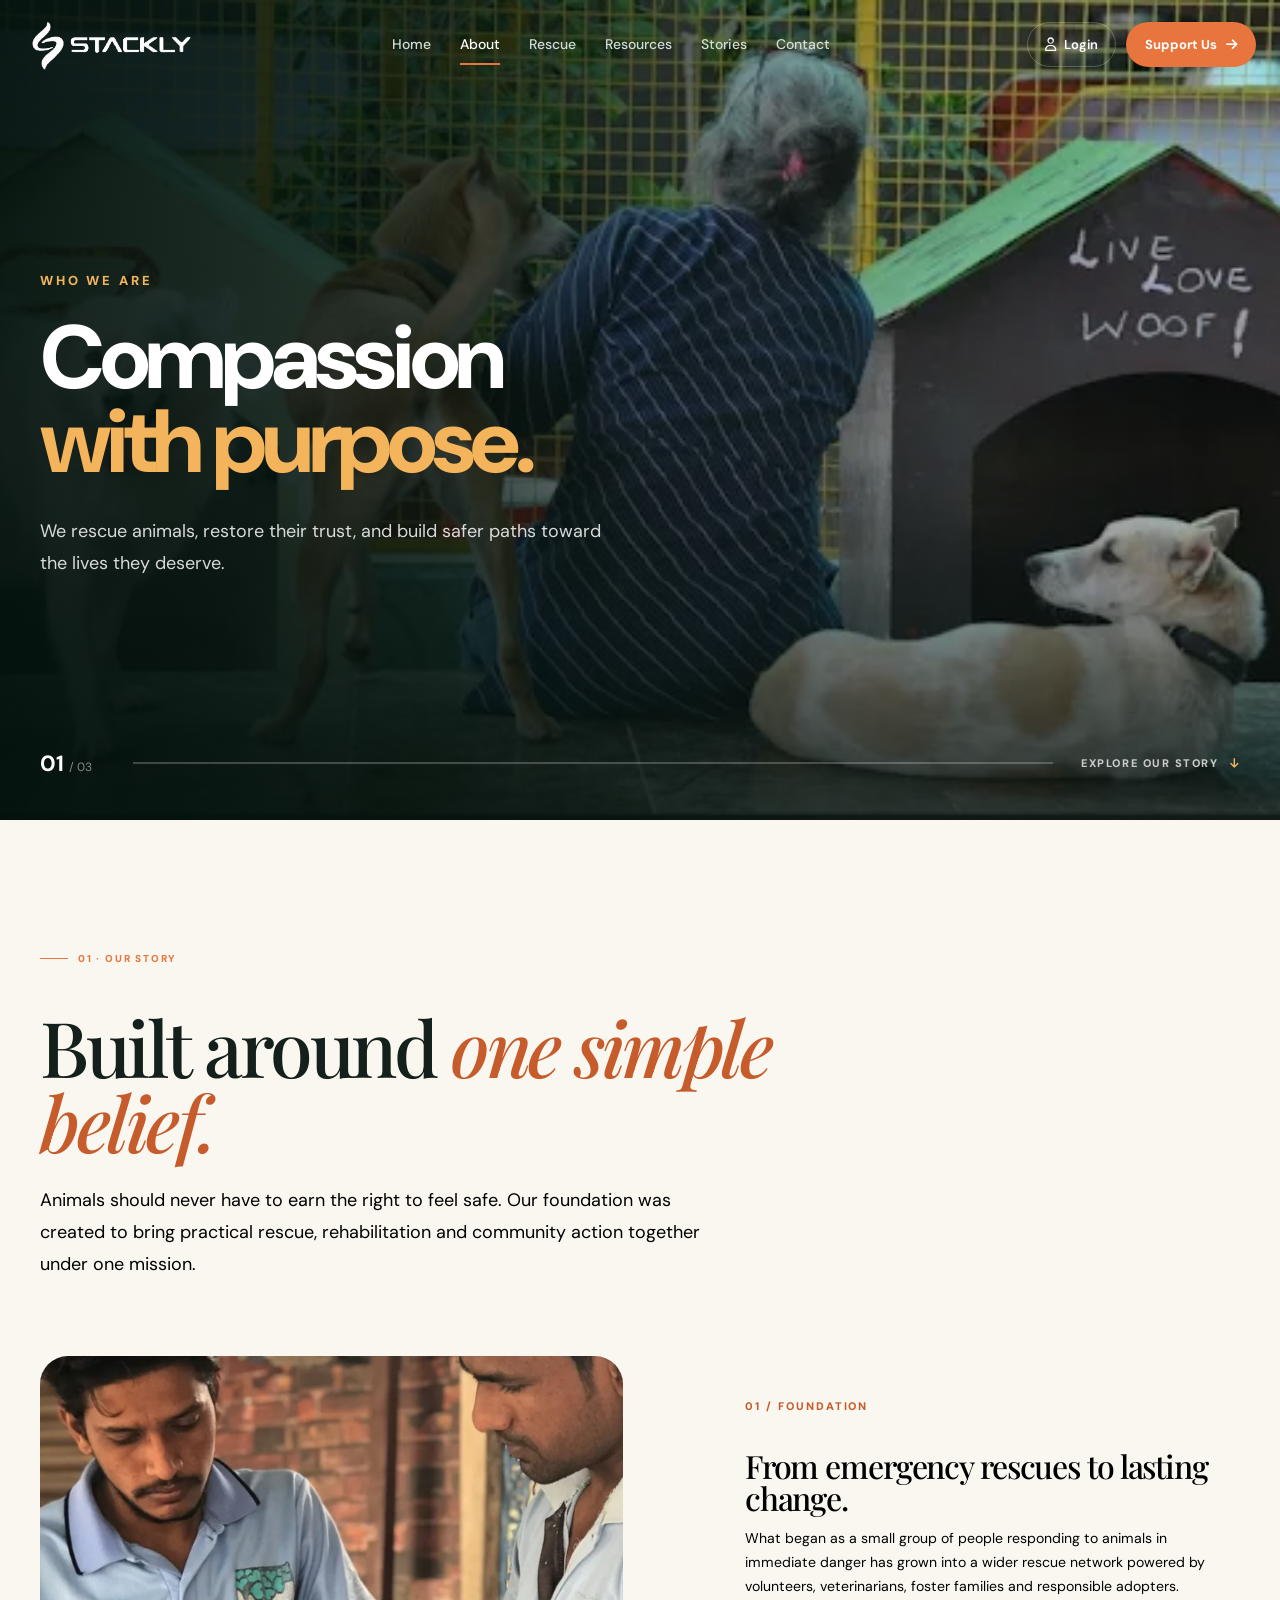
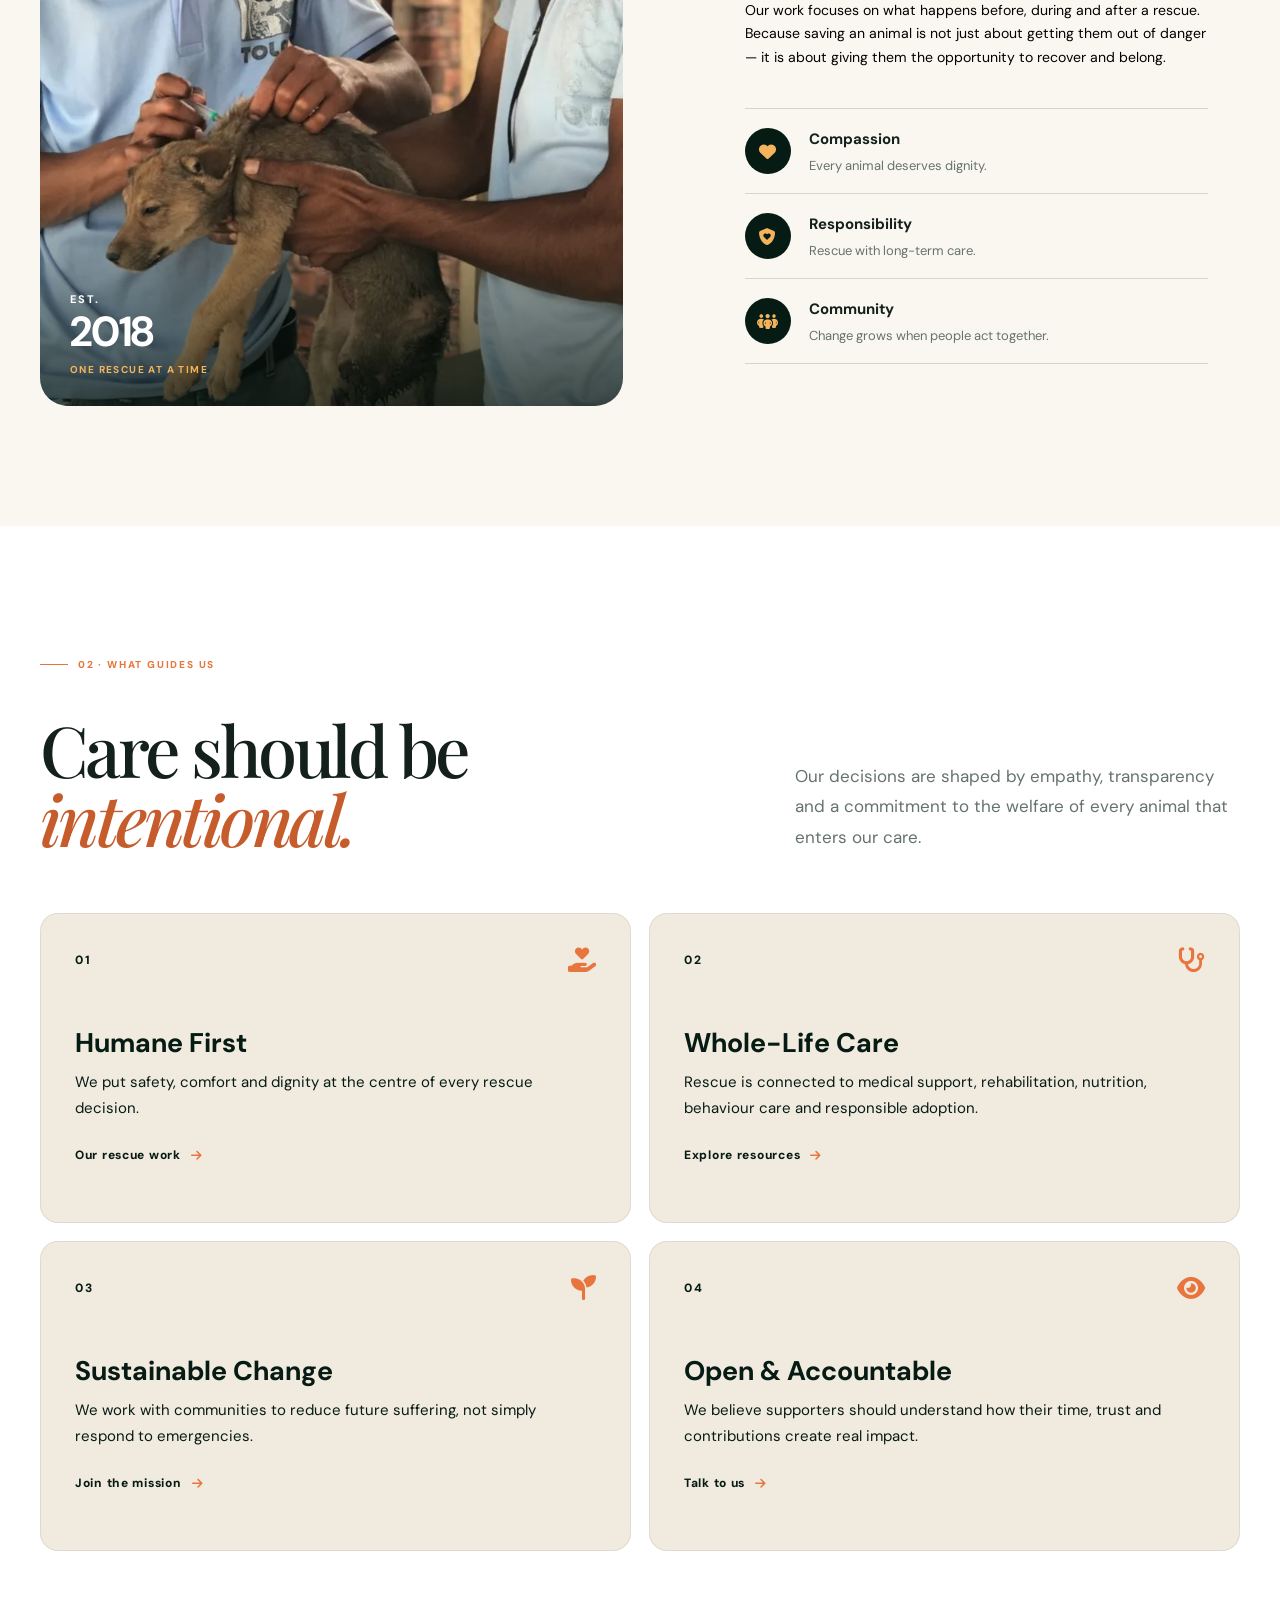
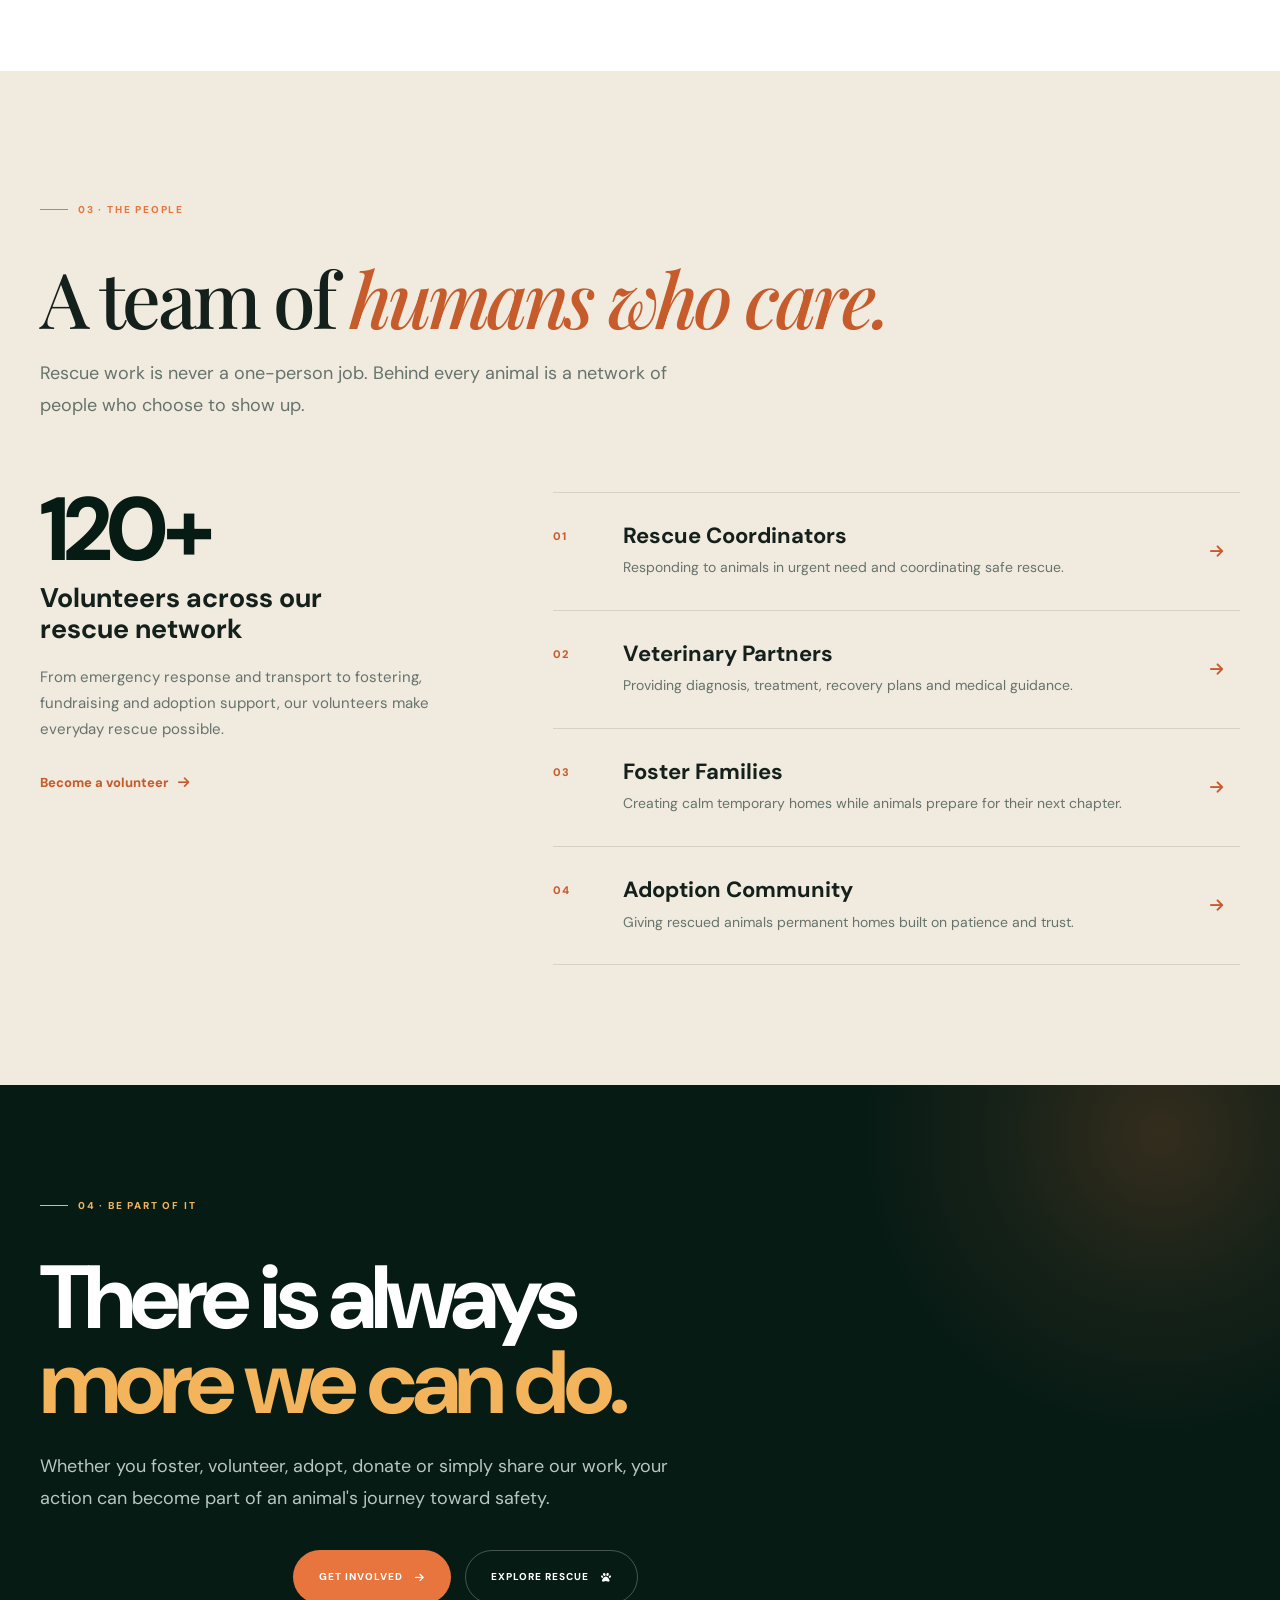
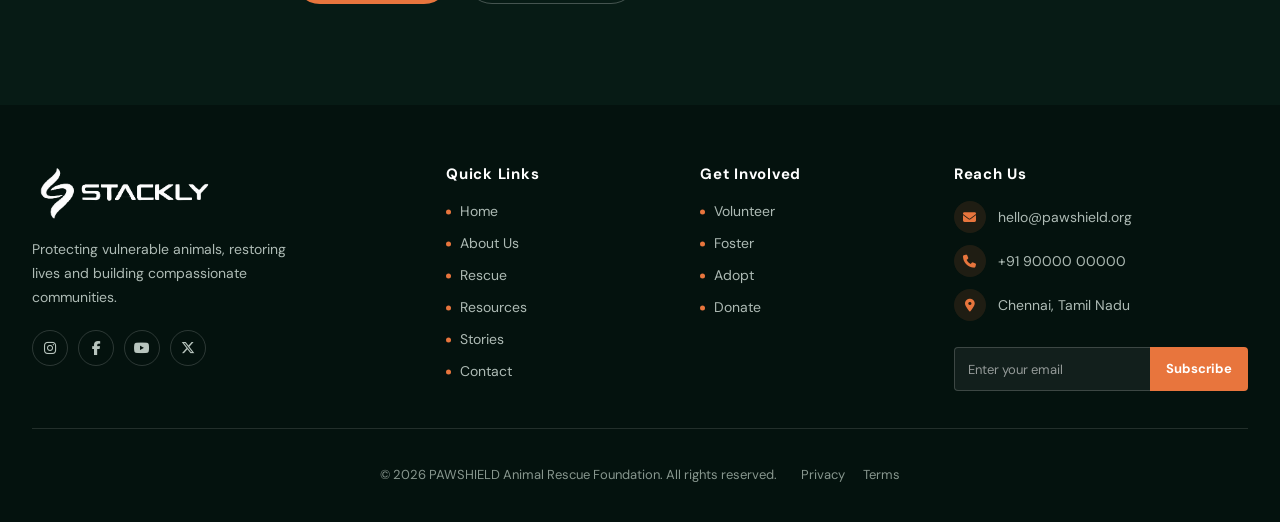
<file: about.html>
<!DOCTYPE html>
<html lang="en">

<head>
    <meta charset="UTF-8">
    <meta name="viewport" content="width=device-width, initial-scale=1.0">

    <meta name="description"
        content="Learn about our Animal Rescue Foundation, our mission, rescue philosophy, team and commitment to creating safer lives for animals.">

    <title>About Us — Animal Rescue Foundation</title>

    <!-- Google Fonts -->
    <link rel="preconnect" href="https://fonts.googleapis.com">
    <link rel="preconnect" href="https://fonts.gstatic.com" crossorigin>

    <link
        href="https://fonts.googleapis.com/css2?family=DM+Sans:wght@400;500;600;700&family=Playfair+Display:ital,wght@0,500;0,600;1,500;1,600&display=swap"
        rel="stylesheet">

    <!-- Font Awesome -->
    <link rel="stylesheet"
        href="https://cdnjs.cloudflare.com/ajax/libs/font-awesome/6.5.2/css/all.min.css">

    <link rel="stylesheet" href="css/style.css">
</head>

<body>

    <!-- =====================================================
         PRELOADER
    ====================================================== -->
 <div class="preloader" id="preloader">

        <div class="loader-brand">

            <div class="loader-paw">
                <i class="fa-solid fa-paw"></i>
            </div>

            <div class="loader-name">
                PAWSHIELD
            </div>

            <span>
                ANIMAL RESCUE FOUNDATION
            </span>

        </div>

        <div class="loader-line">
            <div class="loader-progress"></div>
        </div>

        <div class="loader-status">
            <span>Preparing a safer world</span>
            <strong id="loaderPercent">0%</strong>
        </div>

    </div>

    <!-- =====================================================
         HEADER
    ====================================================== -->

    <header class="site-header" id="siteHeader">

        <div class="nav-shell">

                       <a href="index.html" class="brand">

    <img
        src="assets/logo.webp"
        alt="PAWSHIELD Animal Rescue Foundation"
        class="brand-logo"
    >

</a>


            <nav class="desktop-nav">

                <a href="index.html">
                    Home
                </a>

                <a href="about.html" class="active">
                    About
                </a>

                <a href="rescue.html">
                    Rescue
                </a>

                <a href="resources.html">
                    Resources
                </a>

                <a href="stories.html">
                    Stories
                </a>

                <a href="contact.html">
                    Contact
                </a>

            </nav>


            <div class="nav-actions">

                <button class="login-trigger" id="openLogin">
                    <i class="fa-regular fa-user"></i>
                    Login
                </button>

                <a href="contact.html" class="nav-donate">
                    Support Us
                    <i class="fa-solid fa-arrow-right"></i>
                </a>

            </div>


            <!-- Mobile Menu -->

            <button class="mobile-menu-btn" id="menuToggle"
                aria-label="Open navigation">

                <span></span>
                <span></span>
                <span></span>

            </button>

        </div>

    </header>


    <!-- =====================================================
         MOBILE OVERLAY
    ====================================================== -->

    <div class="mobile-overlay" id="mobileOverlay"></div>


    <!-- =====================================================
         MOBILE DRAWER
    ====================================================== -->

    <aside class="mobile-drawer" id="mobileDrawer">

        <div class="drawer-top">

           <a href="index.html" class="drawer-brand">

    <img 
        src="assets/logo.webp" 
        alt="PAWSHIELD Animal Rescue Foundation"
        class="drawer-logo"
    >

</a>

            <button class="drawer-close" id="drawerClose">
                <i class="fa-solid fa-xmark"></i>
            </button>

        </div>


        <nav class="mobile-nav">

            <a href="index.html">
                <i class="fa-solid fa-house"></i>
                Home
            </a>

            <a href="about.html" class="active">
                <i class="fa-solid fa-heart"></i>
                About
            </a>

            <a href="rescue.html">
                <i class="fa-solid fa-paw"></i>
                Rescue
            </a>

            <a href="resources.html">
                <i class="fa-solid fa-book-open"></i>
                Resources
            </a>

            <a href="stories.html">
                <i class="fa-solid fa-book"></i>
                Stories
            </a>

            <a href="contact.html">
                <i class="fa-solid fa-envelope"></i>
                Contact
            </a>

        </nav>

<div class="drawer-contact">

    <a href="mailto:hello@pawshield.org">
        <i class="fa-solid fa-envelope"></i>
        <span>hello@pawshield.org</span>
    </a>

    <a href="tel:+919000000000">
        <i class="fa-solid fa-phone"></i>
        <span>+91 90000 00000</span>
    </a>

    <div>
        <i class="fa-solid fa-location-dot"></i>
        <span>Chennai, Tamil Nadu</span>
    </div>

</div>

        <div class="drawer-bottom">

            <button class="drawer-login" id="mobileLogin">
                <i class="fa-regular fa-user"></i>
                Sign In
            </button>

            <a href="#help" class="drawer-help">
                Help an Animal
                <i class="fa-solid fa-arrow-right"></i>
            </a>

      

    </aside>


    <!-- =====================================================
         SECTION 01 — ABOUT HERO
    ====================================================== -->

    <main>

        <section class="about-hero">

            <div class="about-hero-media">

                <!-- IMAGE 01 -->
                <div class="about-slide active">

                    <img src="assets/a1.webp"
                        alt="Rescued dog being cared for">

                    <div class="about-slide-copy">

                        <span>
                            WHO WE ARE
                        </span>

                        <h1>
                            Compassion
                            <em>with purpose.</em>
                        </h1>

                        <p>
                            We rescue animals, restore their trust,
                            and build safer paths toward the lives
                            they deserve.
                        </p>

                    </div>

                </div>


                <!-- IMAGE 02 -->

                <div class="about-slide">

                    <img src="assets/a2.webp"
                        alt="Rescue team caring for an animal">

                    <div class="about-slide-copy">

                        <span>
                            OUR APPROACH
                        </span>

                        <h1>
                            Rescue is
                            <em>only the beginning.</em>
                        </h1>

                        <p>
                            Every rescue is followed by patience,
                            medical care, rehabilitation and
                            responsible placement.
                        </p>

                    </div>

                </div>


                <!-- IMAGE 03 -->

                <div class="about-slide">

                    <img src="assets/a3.webp"
                        alt="Happy rescued animal">

                    <div class="about-slide-copy">

                        <span>
                            OUR BELIEF
                        </span>

                        <h1>
                            Every life
                            <em>matters.</em>
                        </h1>

                        <p>
                            We believe kindness becomes powerful
                            when communities choose to act
                            together.
                        </p>

                    </div>

                </div>

            </div>


            <div class="about-hero-overlay"></div>


            <div class="about-hero-bottom">

                <div class="hero-counter">
                    <strong id="slideCurrent">01</strong>
                    <span>/ 03</span>
                </div>

                <div class="hero-progress">
                    <span id="heroProgress"></span>
                </div>

                <div class="hero-scroll">
                    EXPLORE OUR STORY
                    <i class="fa-solid fa-arrow-down"></i>
                </div>

            </div>

        </section>


        <!-- =====================================================
             SECTION 02 — OUR STORY
        ====================================================== -->

        <section class="story-section section">

            <div class="container">

                <div class="story-intro reveal">

                    <span class="eyebrow">
                        01 · OUR STORY
                    </span>

                    <h2>
                        Built around
                        <span>one simple belief.</span>
                    </h2>

                    <p>
                        Animals should never have to earn the right
                        to feel safe. Our foundation was created to
                        bring practical rescue, rehabilitation and
                        community action together under one mission.
                    </p>

                </div>


                <div class="story-layout">

                    <div class="story-image reveal">

                        <!-- IMAGE 04 -->
                        <img src="assets/a4.webp"
                            alt="Animal rescue foundation team">

                        <div class="story-image-label">
                            <span>EST.</span>
                            <strong>2018</strong>
                            <small>ONE RESCUE AT A TIME</small>
                        </div>

                    </div>


                    <div class="story-content reveal">

                        <div class="story-number">
                            01 / FOUNDATION
                        </div>

                        <h3>
                            From emergency
                            rescues to lasting
                            change.
                        </h3>

                        <p>
                            What began as a small group of people
                            responding to animals in immediate
                            danger has grown into a wider rescue
                            network powered by volunteers,
                            veterinarians, foster families and
                            responsible adopters.
                        </p>

                        <p>
                            Our work focuses on what happens before,
                            during and after a rescue. Because saving
                            an animal is not just about getting them
                            out of danger — it is about giving them
                            the opportunity to recover and belong.
                        </p>


                        <div class="story-values">

                            <div class="value-item">

                                <span>
                                    <i class="fa-solid fa-heart"></i>
                                </span>

                                <div>
                                    <strong>
                                        Compassion
                                    </strong>

                                    <small>
                                        Every animal deserves dignity.
                                    </small>
                                </div>

                            </div>


                            <div class="value-item">

                                <span>
                                    <i class="fa-solid fa-shield-heart"></i>
                                </span>

                                <div>
                                    <strong>
                                        Responsibility
                                    </strong>

                                    <small>
                                        Rescue with long-term care.
                                    </small>
                                </div>

                            </div>


                            <div class="value-item">

                                <span>
                                    <i class="fa-solid fa-people-group"></i>
                                </span>

                                <div>
                                    <strong>
                                        Community
                                    </strong>

                                    <small>
                                        Change grows when people act together.
                                    </small>
                                </div>

                            </div>

                        </div>

                    </div>

                </div>

            </div>

        </section>


        <!-- =====================================================
             SECTION 03 — OUR PRINCIPLES
        ====================================================== -->

        <section class="principles-section section">

            <div class="container">

                <div class="principles-heading reveal">

                    <div>

                        <span class="eyebrow">
                            02 · WHAT GUIDES US
                        </span>

                        <h2>
                            Care should be
                            <span>intentional.</span>
                        </h2>

                    </div>

                    <p>
                        Our decisions are shaped by empathy,
                        transparency and a commitment to the
                        welfare of every animal that enters our care.
                    </p>

                </div>


                <div class="principles-grid">

                    <article class="principle-card reveal">

                        <div class="principle-top">

                            <span>
                                01
                            </span>

                            <i class="fa-solid fa-hand-holding-heart"></i>

                        </div>

                        <h3>
                            Humane First
                        </h3>

                        <p>
                            We put safety, comfort and dignity at
                            the centre of every rescue decision.
                        </p>

                        <a href="404.html">
                            Our rescue work
                            <i class="fa-solid fa-arrow-right"></i>
                        </a>

                    </article>


                    <article class="principle-card featured reveal">

                        <div class="principle-top">

                            <span>
                                02
                            </span>

                            <i class="fa-solid fa-stethoscope"></i>

                        </div>

                        <h3>
                            Whole-Life Care
                        </h3>

                        <p>
                            Rescue is connected to medical support,
                            rehabilitation, nutrition, behaviour
                            care and responsible adoption.
                        </p>

                        <a href="404.html">
                            Explore resources
                            <i class="fa-solid fa-arrow-right"></i>
                        </a>

                    </article>


                    <article class="principle-card reveal">

                        <div class="principle-top">

                            <span>
                                03
                            </span>

                            <i class="fa-solid fa-seedling"></i>

                        </div>

                        <h3>
                            Sustainable Change
                        </h3>

                        <p>
                            We work with communities to reduce
                            future suffering, not simply respond
                            to emergencies.
                        </p>

                        <a href="404.html">
                            Join the mission
                            <i class="fa-solid fa-arrow-right"></i>
                        </a>

                    </article>


                    <article class="principle-card dark reveal">

                        <div class="principle-top">

                            <span>
                                04
                            </span>

                            <i class="fa-solid fa-eye"></i>

                        </div>

                        <h3>
                            Open & Accountable
                        </h3>

                        <p>
                            We believe supporters should understand
                            how their time, trust and contributions
                            create real impact.
                        </p>

                        <a href="404.html">
                            Talk to us
                            <i class="fa-solid fa-arrow-right"></i>
                        </a>

                    </article>

                </div>

            </div>

        </section>


        <!-- =====================================================
             SECTION 04 — PEOPLE
        ====================================================== -->

        <section class="people-section section">

            <div class="container">

                <div class="people-heading reveal">

                    <span class="eyebrow">
                        03 · THE PEOPLE
                    </span>

                    <h2>
                        A team of
                        <span>humans who care.</span>
                    </h2>

                    <p>
                        Rescue work is never a one-person job.
                        Behind every animal is a network of people
                        who choose to show up.
                    </p>

                </div>


                <div class="people-grid">

                    <div class="people-copy reveal">

                        <span class="people-count">
                            120+
                        </span>

                        <strong>
                            Volunteers across
                            our rescue network
                        </strong>

                        <p>
                            From emergency response and transport
                            to fostering, fundraising and adoption
                            support, our volunteers make everyday
                            rescue possible.
                        </p>

                        <a href="404.html" class="people-link">
                            Become a volunteer
                            <i class="fa-solid fa-arrow-right"></i>
                        </a>

                    </div>


                    <div class="people-list reveal">

                        <div class="people-row">

                            <span>
                                01
                            </span>

                            <div>
                                <h3>
                                    Rescue Coordinators
                                </h3>

                                <p>
                                    Responding to animals in urgent
                                    need and coordinating safe rescue.
                                </p>
                            </div>

                            <i class="fa-solid fa-arrow-right"></i>

                        </div>


                        <div class="people-row">

                            <span>
                                02
                            </span>

                            <div>
                                <h3>
                                    Veterinary Partners
                                </h3>

                                <p>
                                    Providing diagnosis, treatment,
                                    recovery plans and medical guidance.
                                </p>
                            </div>

                            <i class="fa-solid fa-arrow-right"></i>

                        </div>


                        <div class="people-row">

                            <span>
                                03
                            </span>

                            <div>
                                <h3>
                                    Foster Families
                                </h3>

                                <p>
                                    Creating calm temporary homes while
                                    animals prepare for their next chapter.
                                </p>
                            </div>

                            <i class="fa-solid fa-arrow-right"></i>

                        </div>


                        <div class="people-row">

                            <span>
                                04
                            </span>

                            <div>
                                <h3>
                                    Adoption Community
                                </h3>

                                <p>
                                    Giving rescued animals permanent
                                    homes built on patience and trust.
                                </p>
                            </div>

                            <i class="fa-solid fa-arrow-right"></i>

                        </div>

                    </div>

                </div>

            </div>

        </section>


        <!-- =====================================================
             SECTION 05 — CTA
        ====================================================== -->

        <section class="about-cta">

            <div class="about-cta-glow"></div>

            <div class="container">

                <div class="about-cta-content reveal">

                    <span class="eyebrow">
                        04 · BE PART OF IT
                    </span>

                    <h2>
                        There is always
                        <em>more we can do.</em>
                    </h2>

                    <p>
                        Whether you foster, volunteer, adopt,
                        donate or simply share our work, your
                        action can become part of an animal's
                        journey toward safety.
                    </p>


                    <div class="cta-actions">

                        <a href="404.html" class="btn btn-primary">
                            Get Involved
                            <i class="fa-solid fa-arrow-right"></i>
                        </a>

                        <a href="404.html" class="btn btn-outline">
                            Explore Rescue
                            <i class="fa-solid fa-paw"></i>
                        </a>

                    </div>

                </div>

            </div>

        </section>

    </main>


   <!-- =========================================================
         FOOTER
    ========================================================== -->

    <footer class="site-footer">

        <div class="container">

            <div class="footer-main">

                <div class="footer-brand">

                    <a href="index.html" class="brand">
                        <img
                            src="assets/logo.webp"
                            alt="PAWSHIELD Animal Rescue Foundation"
                            class="footer-logo"
                        >
                    </a>

                    <p>
                        Protecting vulnerable animals,
                        restoring lives and building
                        compassionate communities.
                    </p>

                    <div class="social-links">
                        <a href="#" aria-label="Instagram">
                            <i class="fa-brands fa-instagram"></i>
                        </a>

                        <a href="#" aria-label="Facebook">
                            <i class="fa-brands fa-facebook-f"></i>
                        </a>

                        <a href="#" aria-label="Youtube">
                            <i class="fa-brands fa-youtube"></i>
                        </a>

                        <a href="#" aria-label="X">
                            <i class="fa-brands fa-x-twitter"></i>
                        </a>
                    </div>

                </div>


                <div class="footer-column">

                    <h4>Quick Links</h4>

                    <a href="index.html">Home</a>
                    <a href="about.html">About Us</a>
                    <a href="rescue.html">Rescue</a>
                    <a href="resources.html">Resources</a>
                    <a href="stories.html">Stories</a>
                    <a href="contact.html">Contact</a>

                </div>


                <div class="footer-column">

                    <h4>Get Involved</h4>

                    <a href="contact.html">Volunteer</a>
                    <a href="contact.html">Foster</a>
                    <a href="rescue.html">Adopt</a>
                    <a href="index.html#help">Donate</a>

                </div>


                <div class="footer-column footer-contact">

                    <h4>Reach Us</h4>

                    <p>
                        <i class="fa-solid fa-envelope"></i>
                        hello@pawshield.org
                    </p>

                    <p>
                        <i class="fa-solid fa-phone"></i>
                        +91 90000 00000
                    </p>

                    <p>
                        <i class="fa-solid fa-location-dot"></i>
                        Chennai, Tamil Nadu
                    </p>

                    <div class="footer-subscribe">
                        <input
                            type="email"
                            placeholder="Enter your email"
                            aria-label="Enter your email"
                        >
                        <button type="button">
                            Subscribe
                        </button>
                    </div>

                </div>

            </div>


            <div class="footer-bottom">

                <span>
                    © 2026 PAWSHIELD Animal Rescue Foundation.
                    All rights reserved.
                </span>

                <div>
                    <a href="#">Privacy</a>
                    <a href="#">Terms</a>
                </div>

            </div>

        </div>

    </footer>

       

   
<!-- =========================================================
     PAWSHIELD LOGIN MODAL
========================================================= -->

<div id="loginModal" class="login-modal">

    <div class="login-modal-content">

        <!-- CLOSE -->
        <button
            type="button"
            class="close-login"
            aria-label="Close login modal">

            <i class="fa-solid fa-xmark"></i>

        </button>


        <div class="login-card">


            <!-- =================================================
                 1. LOGIN SECTION
            ================================================= -->

            <div
                class="form-section active"
                id="loginSection"
                style="display:block; opacity:1; transform:translateY(0);">


                <!-- LOGIN HEADER -->

                <div class="login-header">

                    <a
                        href="index.html"
                        class="login-logo">

                        <img
                            src="assets/logo2.webp"
                            alt="PAWSHIELD Animal Rescue Foundation"
                            class="logo-img">

                    </a>

                    <p>
                        Sign in to your PAWSHIELD rescue community.
                    </p>

                </div>


                <!-- USER / ADMIN TABS -->

                <div class="login-tabs">

                    <button
                        type="button"
                        class="login-tab-btn active"
                        id="tabUser">

                        User Login

                    </button>


                    <button
                        type="button"
                        class="login-tab-btn"
                        id="tabAdmin">

                        Admin Login

                    </button>

                </div>


                <!-- SUCCESS MESSAGE -->

                <div
                    id="loginSuccess"
                    class="alert alert-success">
                </div>


                <!-- ERROR MESSAGE -->

                <div
                    id="loginError"
                    class="alert alert-danger">
                </div>


                <!-- LOGIN FORM -->

                <form
                    id="loginForm"
                    novalidate>


                    <!-- EMAIL -->

                    <div class="form-group">

                        <label for="email">
                            Email Address
                        </label>

                        <input
                            type="email"
                            id="email"
                            class="form-control"
                            placeholder="you@example.com"
                            required
                            autocomplete="email">

                        <div
                            class="validation-message"
                            id="loginEmailValError">
                        </div>

                    </div>


                    <!-- PASSWORD -->

                    <div class="form-group">

                        <label for="password">
                            Password
                        </label>


                        <div class="password-input-wrapper">

                            <input
                                type="password"
                                id="password"
                                class="form-control"
                                placeholder="Enter your password"
                                required
                                autocomplete="current-password">


                            <button
                                type="button"
                                id="togglePassword"
                                class="password-toggle-btn"
                                aria-label="Show password">

                                <i class="fa-regular fa-eye"></i>

                            </button>

                        </div>


                        <div
                            class="validation-message"
                            id="loginPasswordValError">
                        </div>

                    </div>


                    <!-- REMEMBER / FORGOT -->

                    <div class="login-remember">

                        <label>

                            <input
                                type="checkbox"
                                id="rememberMe">

                            Remember Me

                        </label>


                        <a
                            href="#"
                            id="forgotPasswordLink">

                            Forgot Password?

                        </a>

                    </div>


                    <!-- LOGIN BUTTON -->

                    <button
                        type="submit"
                        class="btn btn-primary btn-login-submit"
                        style="width:100%;">

                        Sign In

                        <i class="fa-solid fa-arrow-right"></i>

                    </button>


                    <!-- SIGN UP -->

                    <div
                        class="login-signup-link"
                        style="
                            text-align:center;
                            margin-top:20px;
                            font-size:.9rem;
                        ">

                        Don't have an account?

                        <a
                            href="#"
                            id="toSignUpLink">

                            Create Account

                        </a>

                    </div>


                    <!-- SECURITY NOTE -->

                    <div class="login-note">

                        <i class="fa-solid fa-shield-dog"></i>

                        <span>
                            Your information is kept safe and secure.
                        </span>

                    </div>


                </form>

            </div>



            <!-- =================================================
                 2. FORGOT PASSWORD SECTION
            ================================================= -->

            <div
                class="form-section"
                id="forgotSection"
                style="
                    display:none;
                    opacity:0;
                    transform:translateY(10px);
                ">


                <!-- HEADER -->

                <div class="login-header">

                    <a
                        href="index.html"
                        class="login-logo">

                        <img
                            src="assets/logo.webp"
                            alt="PAWSHIELD Animal Rescue Foundation"
                            class="logo-img">

                    </a>


                    <p>
                        Recover access to your PAWSHIELD account.
                    </p>

                </div>


                <!-- SUCCESS -->

                <div
                    id="forgotSuccess"
                    class="alert alert-success">
                </div>


                <!-- ERROR -->

                <div
                    id="forgotError"
                    class="alert alert-danger">
                </div>


                <!-- FORGOT FORM -->

                <form
                    id="forgotForm"
                    novalidate>


                    <div class="form-group">

                        <label for="forgotEmail">
                            Email Address
                        </label>


                        <input
                            type="email"
                            id="forgotEmail"
                            class="form-control"
                            placeholder="you@example.com"
                            required
                            autocomplete="email">


                        <div
                            class="validation-message"
                            id="forgotEmailValError">
                        </div>

                    </div>


                    <!-- SEND RESET -->

                    <button
                        type="submit"
                        class="btn btn-primary btn-forgot-submit"
                        style="
                            width:100%;
                            margin-bottom:12px;
                        ">

                        Send Reset Link

                        <i class="fa-solid fa-arrow-right"></i>

                    </button>


                    <!-- BACK -->

                    <button
                        type="button"
                        class="btn btn-outline btn-back-to-login"
                        id="backToLoginFromForgot"
                        style="
                            width:100%;
                            border-color:var(--primary-color);
                            color:var(--primary-color);
                        ">

                        <i class="fa-solid fa-arrow-left"></i>

                        Back to Login

                    </button>


                </form>

            </div>



            <!-- =================================================
                 3. SIGN UP SECTION
            ================================================= -->

            <div
                class="form-section"
                id="signUpSection"
                style="
                    display:none;
                    opacity:0;
                    transform:translateY(10px);
                ">


                <!-- HEADER -->

                <div class="login-header">

                    <a
                        href="index.html"
                        class="login-logo">

                        <img
                            src="assets/logo.webp"
                            alt="PAWSHIELD Animal Rescue Foundation"
                            class="logo-img">

                    </a>


                    <p>
                        Create your PAWSHIELD rescue community account.
                    </p>

                </div>


                <!-- SUCCESS -->

                <div
                    id="signUpSuccess"
                    class="alert alert-success">
                </div>


                <!-- ERROR -->

                <div
                    id="signUpError"
                    class="alert alert-danger">
                </div>


                <!-- SIGN UP FORM -->

                <form
                    id="signUpForm"
                    novalidate>


                    <!-- FULL NAME -->

                    <div class="form-group">

                        <label for="signUpName">
                            Full Name
                        </label>


                        <input
                            type="text"
                            id="signUpName"
                            class="form-control"
                            placeholder="Enter your full name"
                            required
                            autocomplete="name"
                            oninput="
                                this.value=this.value.replace(
                                    /[^A-Za-z\s]/g,
                                    ''
                                )
                            ">


                        <div
                            class="validation-message"
                            id="signUpNameValError">
                        </div>

                    </div>


                    <!-- EMAIL -->

                    <div class="form-group">

                        <label for="signUpEmail">
                            Email Address
                        </label>


                        <input
                            type="email"
                            id="signUpEmail"
                            class="form-control"
                            placeholder="you@example.com"
                            required
                            autocomplete="email">


                        <div
                            class="validation-message"
                            id="signUpEmailValError">
                        </div>

                    </div>


                    <!-- MOBILE -->

                    <div class="form-group">

                        <label for="signUpMobile">
                            Mobile Number
                        </label>


                        <input
                            type="tel"
                            id="signUpMobile"
                            class="form-control"
                            placeholder="Enter 10-digit number"
                            required
                            maxlength="10"
                            inputmode="numeric"
                            autocomplete="tel"
                            oninput="
                                this.value=this.value.replace(
                                    /[^0-9]/g,
                                    ''
                                )
                            ">


                        <div
                            class="validation-message"
                            id="signUpMobileValError">
                        </div>

                    </div>


                    <!-- PASSWORD -->

                    <div class="form-group">

                        <label for="signUpPassword">
                            Password
                        </label>


                        <div class="password-input-wrapper">

                            <input
                                type="password"
                                id="signUpPassword"
                                class="form-control"
                                placeholder="Minimum 8 characters"
                                required
                                autocomplete="new-password">


                            <button
                                type="button"
                                id="toggleSignUpPassword"
                                class="password-toggle-btn"
                                aria-label="Show password">

                                <i class="fa-regular fa-eye"></i>

                            </button>

                        </div>


                        <div
                            class="validation-message"
                            id="signUpPasswordValError">
                        </div>

                    </div>


                    <!-- CONFIRM PASSWORD -->

                    <div class="form-group">

                        <label for="signUpConfirmPassword">
                            Confirm Password
                        </label>


                        <div class="password-input-wrapper">

                            <input
                                type="password"
                                id="signUpConfirmPassword"
                                class="form-control"
                                placeholder="Re-enter password"
                                required
                                autocomplete="new-password">


                            <button
                                type="button"
                                id="toggleSignUpConfirmPassword"
                                class="password-toggle-btn"
                                aria-label="Show password">

                                <i class="fa-regular fa-eye"></i>

                            </button>

                        </div>


                        <div
                            class="validation-message"
                            id="signUpConfirmPasswordValError">
                        </div>

                    </div>


                    <!-- CREATE ACCOUNT -->

                    <button
                        type="submit"
                        class="btn btn-primary btn-signup-submit"
                        style="
                            width:100%;
                            margin-bottom:12px;
                        ">

                        Create Account

                        <i class="fa-solid fa-arrow-right"></i>

                    </button>


                    <!-- BACK TO LOGIN -->

                    <button
                        type="button"
                        class="btn btn-outline btn-back-to-login"
                        id="backToLoginFromSignUp"
                        style="
                            width:100%;
                            border-color:var(--primary-color);
                            color:var(--primary-color);
                        ">

                        <i class="fa-solid fa-arrow-left"></i>

                        Back to Login

                    </button>


                </form>

            </div>


        </div>

    </div>

</div>

    <!-- =====================================================
         JAVASCRIPT
    ====================================================== -->

    <script>

        /* PRELOADER */

        const preloader = document.getElementById("preloader");
        const loaderPercent = document.getElementById("loaderPercent");

        let percent = 0;

        const loaderTimer = setInterval(() => {

            percent += 2;

            if (percent >= 100) {

                percent = 100;

                clearInterval(loaderTimer);

            }

            loaderPercent.textContent = percent + "%";

        }, 35);


        window.addEventListener("load", () => {

            setTimeout(() => {

                preloader.classList.add("loaded");

            }, 700);

        });



        /* HEADER SCROLL */

        const siteHeader = document.getElementById("siteHeader");

        window.addEventListener("scroll", () => {

            if (window.scrollY > 40) {

                siteHeader.classList.add("scrolled");

            } else {

                siteHeader.classList.remove("scrolled");

            }

        });



        

        /* HERO SLIDER */

        const slides =
            document.querySelectorAll(".about-slide");

        const currentNumber =
            document.getElementById("slideCurrent");

        const heroProgress =
            document.getElementById("heroProgress");

        let currentSlide = 0;

        function changeSlide(index) {

            slides.forEach(slide => {

                slide.classList.remove("active");

            });

            slides[index].classList.add("active");

            currentNumber.textContent =
                String(index + 1).padStart(2, "0");

            heroProgress.style.width =
                ((index + 1) / slides.length * 100) + "%";

        }


        setInterval(() => {

            currentSlide++;

            if (currentSlide >= slides.length) {
                currentSlide = 0;
            }

            changeSlide(currentSlide);

        }, 5000);


    </script>
    <script src="js/main.js"></script>
    <script src="js/login-modal.js"></script>

</body>

</html>
</file>
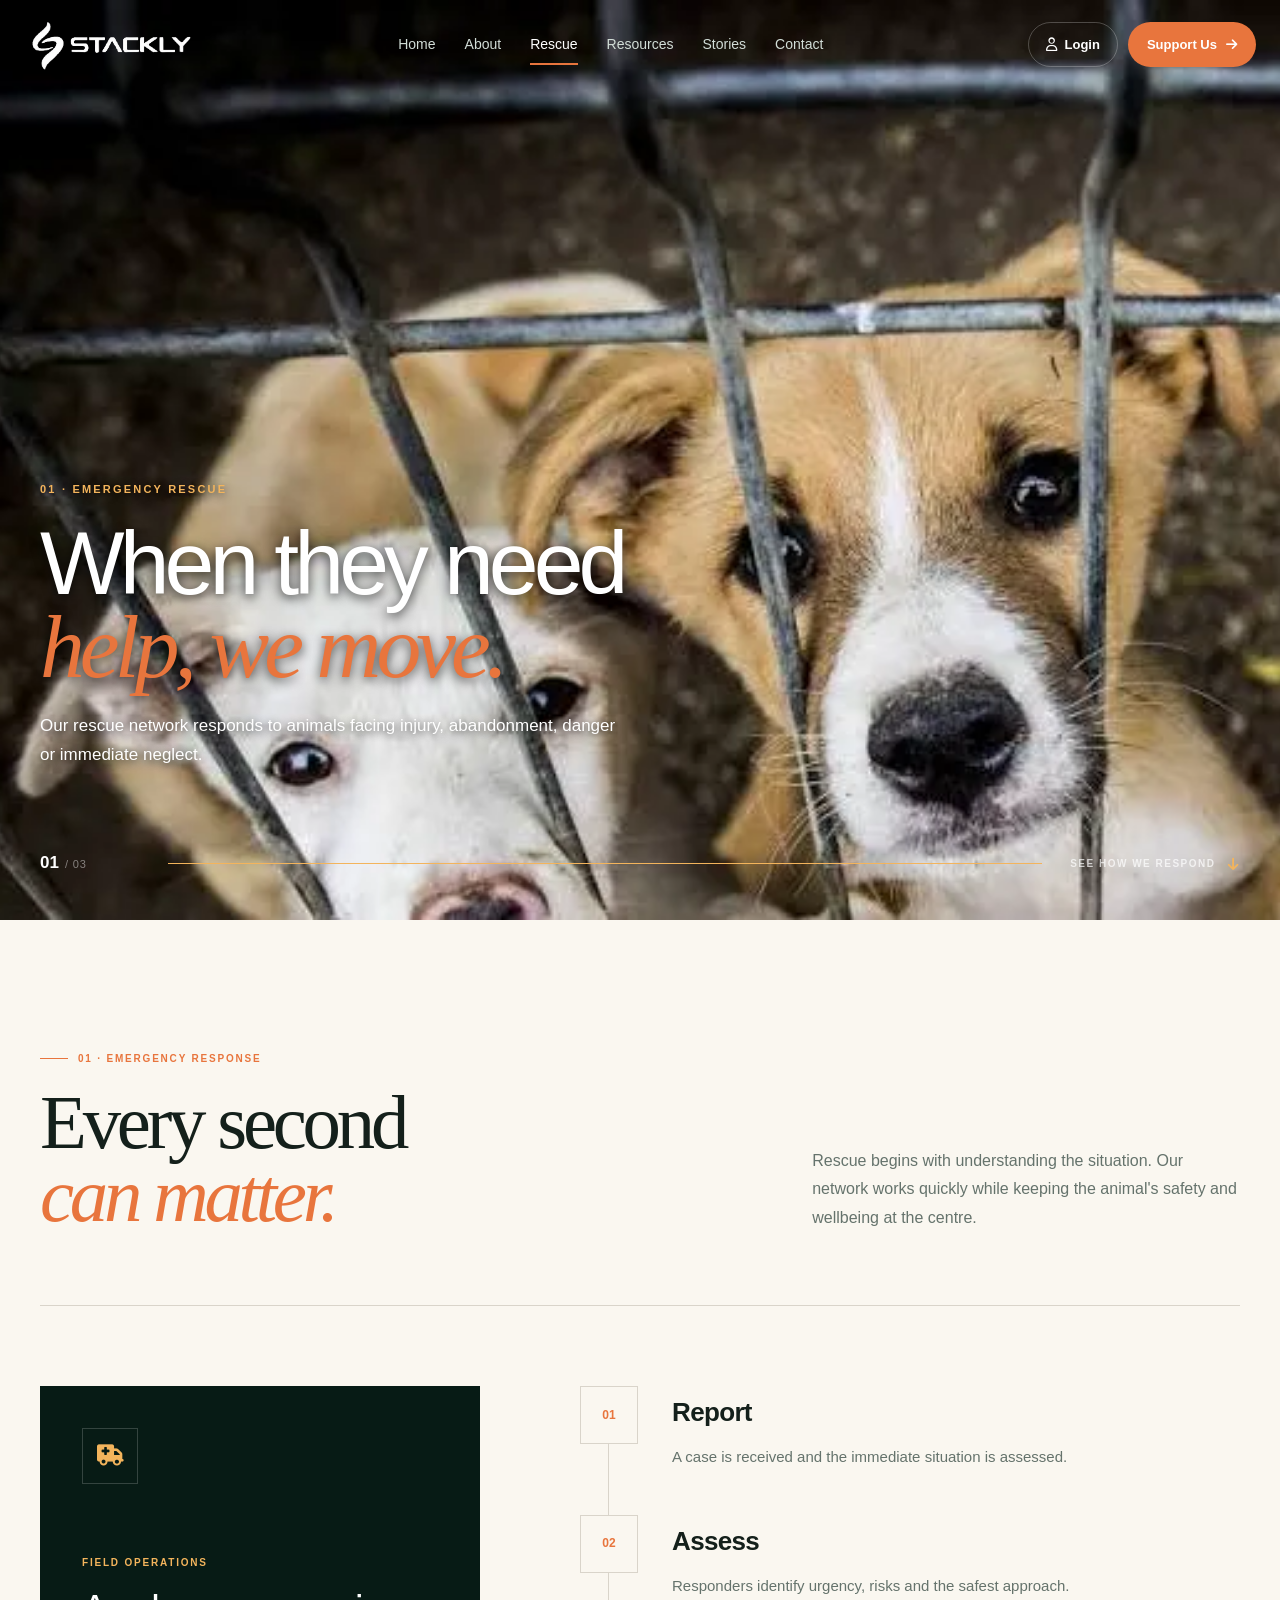
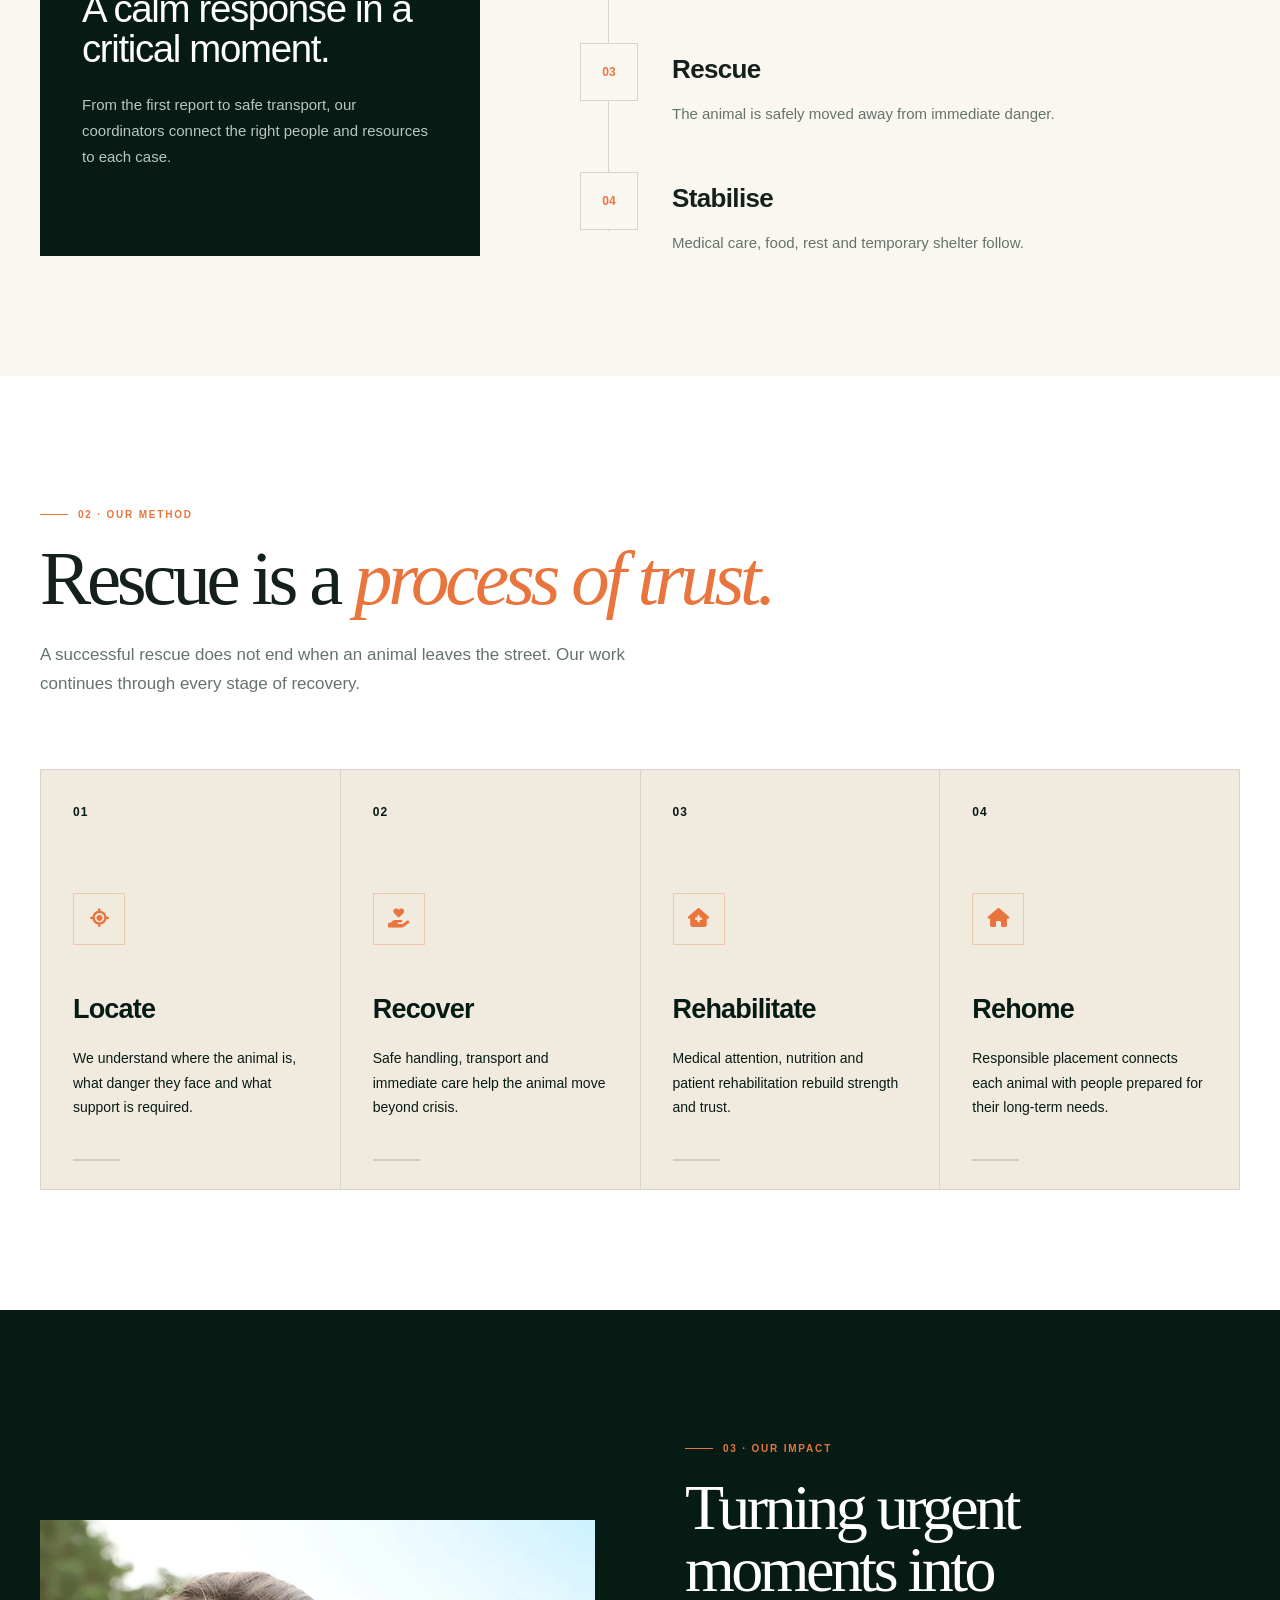
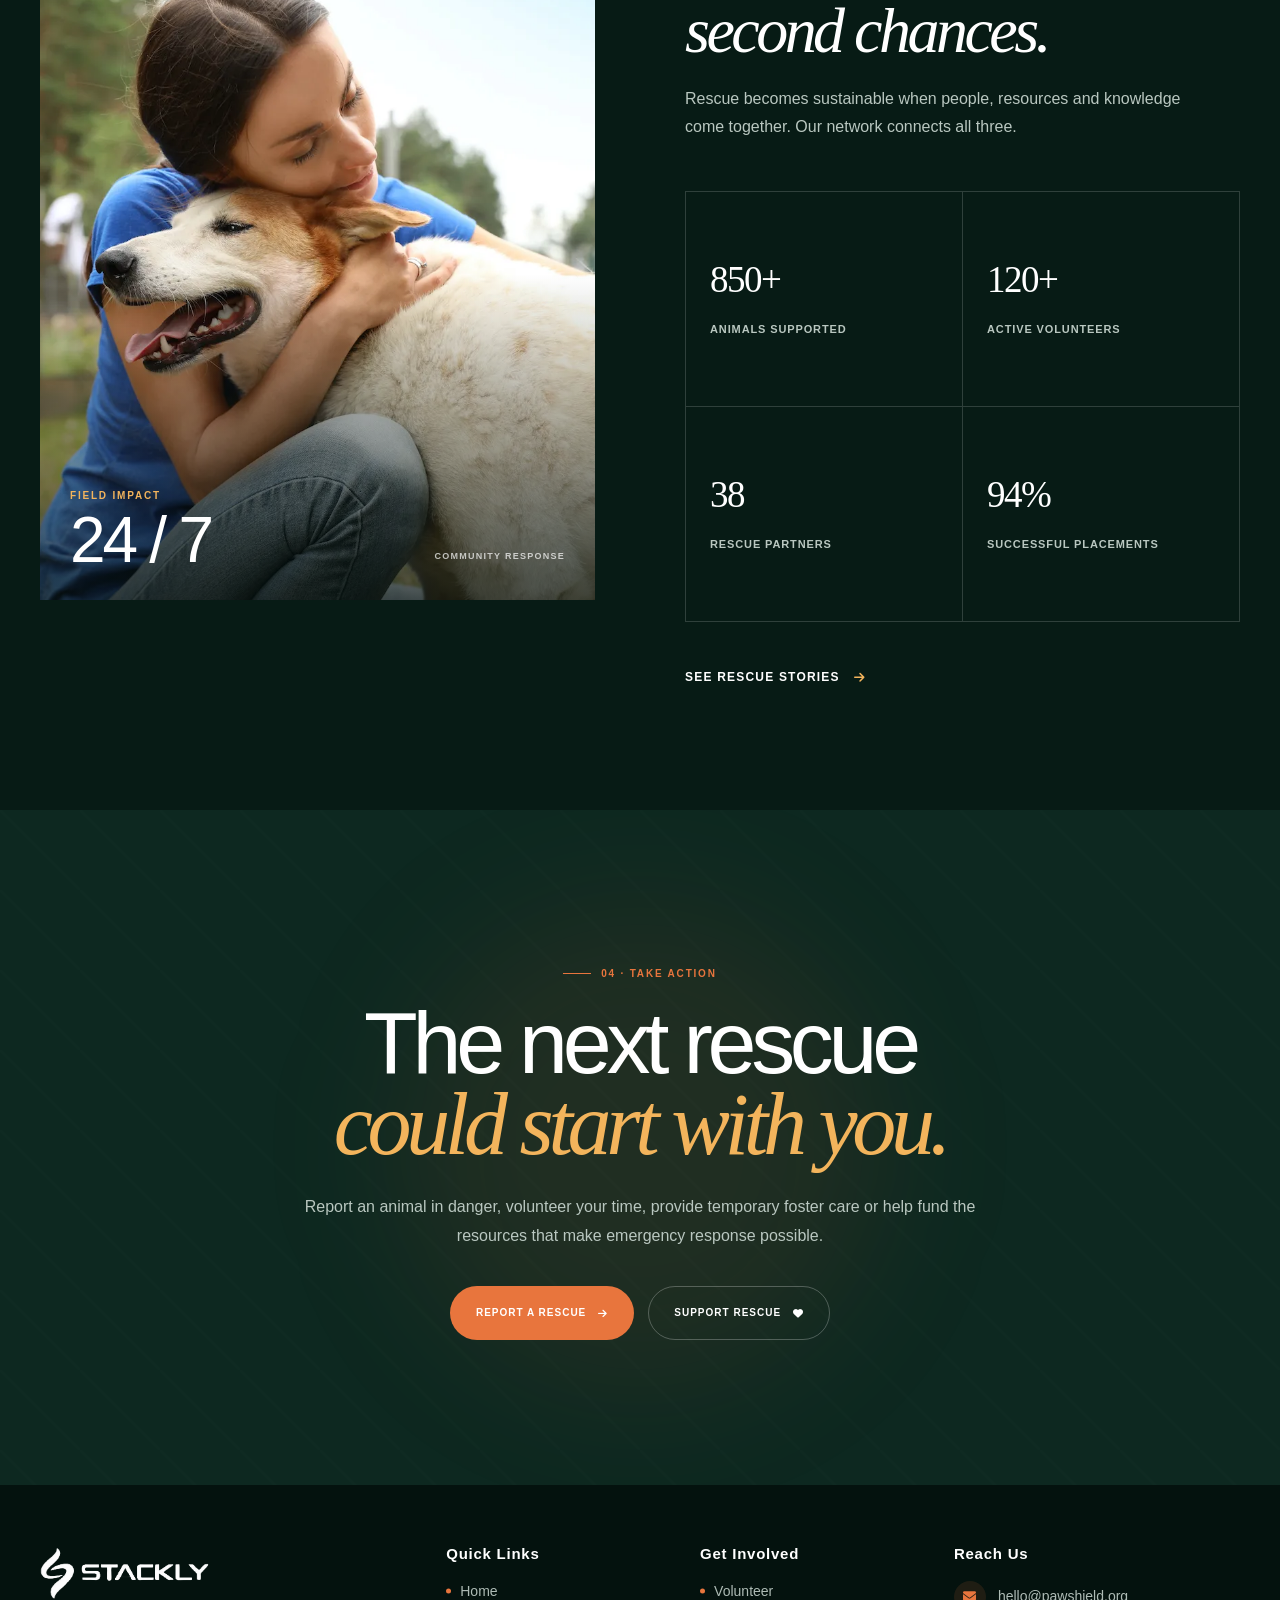
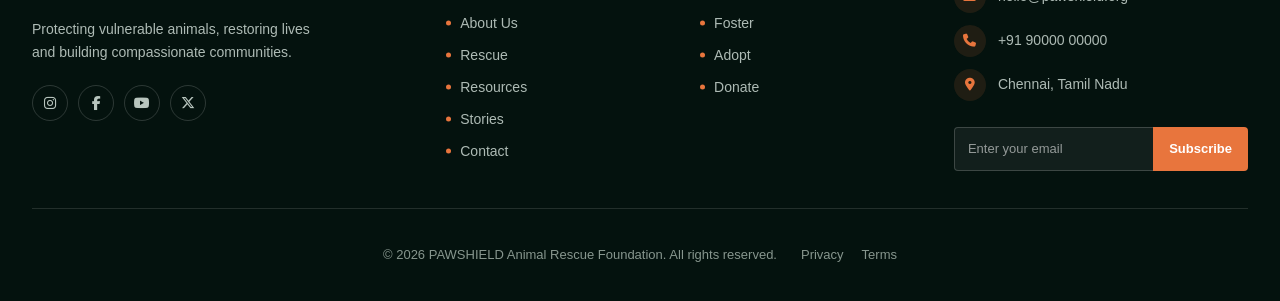
<file: rescue.html>
<!DOCTYPE html>
<html lang="en">

<head>

    <meta charset="UTF-8">

    <meta name="viewport" content="width=device-width, initial-scale=1.0">

    <meta name="description"
        content="Wildheart Animal Rescue Foundation provides emergency rescue, rehabilitation and responsible care for animals in need.">

    <title>Rescue — Wildheart Animal Rescue Foundation</title>

    <!-- Font Awesome -->
    <link rel="stylesheet"
        href="https://cdnjs.cloudflare.com/ajax/libs/font-awesome/6.5.2/css/all.min.css">

    <!-- Rescue CSS -->
    <link rel="stylesheet" href="css/style.css">

</head>

 <div class="preloader" id="preloader">

        <div class="loader-brand">

            <div class="loader-paw">
                <i class="fa-solid fa-paw"></i>
            </div>

            <div class="loader-name">
                PAWSHIELD
            </div>

            <span>
                ANIMAL RESCUE FOUNDATION
            </span>

        </div>

        <div class="loader-line">
            <div class="loader-progress"></div>
        </div>

        <div class="loader-status">
            <span>Preparing a safer world</span>
            <strong id="loaderPercent">0%</strong>
        </div>

    </div>



    <!-- =====================================================
         HEADER
    ====================================================== -->

    <header class="site-header" id="siteHeader">

        <div class="nav-shell">


                       <a href="index.html" class="brand">

    <img
        src="assets/logo.webp"
        alt="PAWSHIELD Animal Rescue Foundation"
        class="brand-logo"
    >

</a>


            <nav class="desktop-nav">

                <a href="index.html">
                    Home
                </a>

                <a href="about.html">
                    About
                </a>

                <a href="rescue.html" class="active">
                    Rescue
                </a>

                <a href="resources.html">
                    Resources
                </a>

                <a href="stories.html">
                    Stories
                </a>

                <a href="contact.html">
                    Contact
                </a>

            </nav>



            <div class="nav-actions">

                <button class="login-trigger" id="openLogin">

                    <i class="fa-regular fa-user"></i>

                    Login

                </button>


                <a href="contact.html" class="nav-donate">

                    Support Us

                    <i class="fa-solid fa-arrow-right"></i>

                </a>

            </div>



            <button class="mobile-menu-btn"
                id="menuToggle"
                aria-label="Open navigation">

                <span></span>
                <span></span>
                <span></span>

            </button>

        </div>

    </header>



        <!-- =========================================================
         MOBILE NAV
    ========================================================== -->

    <div class="mobile-overlay" id="mobileOverlay"></div>

    <aside class="mobile-drawer" id="mobileDrawer">

        <div class="drawer-top">

          <a href="index.html" class="drawer-brand">

    <img 
        src="assets/logo.webp" 
        alt="PAWSHIELD Animal Rescue Foundation"
        class="drawer-logo"
    >

</a>

            <button class="drawer-close" id="drawerClose">
                <i class="fa-solid fa-xmark"></i>
            </button>

        </div>


        <nav class="mobile-nav">

            <a href="index.html" >
                <i class="fa-solid fa-house"></i>
                Home
            </a>

            <a href="about.html">
                <i class="fa-solid fa-heart"></i>
                About
            </a>

            <a href="rescue.html" class="active">
                <i class="fa-solid fa-shield-dog"></i>
                Rescue
            </a>

            <a href="resources.html">
                <i class="fa-solid fa-book-open"></i>
                Resources
            </a>

            <a href="stories.html">
                <i class="fa-solid fa-camera"></i>
                Stories
            </a>

            <a href="contact.html">
                <i class="fa-solid fa-location-dot"></i>
                Contact
            </a>

        </nav>

        <div class="drawer-contact">

    <a href="mailto:hello@pawshield.org">
        <i class="fa-solid fa-envelope"></i>
        <span>hello@pawshield.org</span>
    </a>

    <a href="tel:+919000000000">
        <i class="fa-solid fa-phone"></i>
        <span>+91 90000 00000</span>
    </a>

    <div>
        <i class="fa-solid fa-location-dot"></i>
        <span>Chennai, Tamil Nadu</span>
    </div>

</div>

        <div class="drawer-bottom">

            <button class="drawer-login" id="mobileLogin">
                <i class="fa-regular fa-user"></i>
                Sign In
            </button>

            <a href="#help" class="drawer-help">
                Help an Animal
                <i class="fa-solid fa-arrow-right"></i>
            </a>

        </div>

    </aside>



    <!-- =====================================================
         MAIN
    ====================================================== -->

    <main>



        <!-- =================================================
             SECTION 01 — RESCUE HERO
        ================================================== -->

        <section class="rescue-hero">


            <div class="rescue-hero-media">


                <!-- IMAGE 01 -->

                <div class="rescue-slide active">

                    <img src="assets/r1.webp"
                        alt="Animal rescued by Wildheart">

                    <div class="rescue-slide-copy">

                        <span>
                            01 · EMERGENCY RESCUE
                        </span>

                        <h1>
                            When they need
                            <em>help, we move.</em>
                        </h1>

                        <p>
                            Our rescue network responds to animals
                            facing injury, abandonment, danger or
                            immediate neglect.
                        </p>

                    </div>

                </div>



                <!-- IMAGE 02 -->

                <div class="rescue-slide">

                    <img src="assets/r2.webp"
                        alt="Rescue worker helping an injured animal">

                    <div class="rescue-slide-copy">

                        <span>
                            02 · FIELD RESPONSE
                        </span>

                        <h1>
                            From danger
                            <em>to safety.</em>
                        </h1>

                        <p>
                            Trained responders coordinate transport,
                            veterinary support and temporary shelter
                            around every urgent case.
                        </p>

                    </div>

                </div>



                <!-- IMAGE 03 -->

                <div class="rescue-slide">

                    <img src="assets/r3.webp"
                        alt="Happy rescued animal">

                    <div class="rescue-slide-copy">

                        <span>
                            03 · SECOND CHANCES
                        </span>

                        <h1>
                            Rescue creates
                            <em>another beginning.</em>
                        </h1>

                        <p>
                            Safety is only the first step. We stay
                            involved through recovery, rehabilitation
                            and responsible placement.
                        </p>

                    </div>

                </div>

            </div>



            <div class="rescue-hero-overlay"></div>



            <div class="rescue-hero-bottom">

                <div class="rescue-counter">

                    <strong id="rescueCurrent">
                        01
                    </strong>

                    <span>
                        / 03
                    </span>

                </div>


                <div class="rescue-progress">

                    <span id="rescueProgress"></span>

                </div>


                <div class="rescue-scroll">

                    SEE HOW WE RESPOND

                    <i class="fa-solid fa-arrow-down"></i>

                </div>

            </div>

        </section>



        <!-- =================================================
             SECTION 02 — EMERGENCY RESPONSE
        ================================================== -->

        <section class="response-section section">


            <div class="container">


                <div class="response-heading reveal">

                    <div>

                        <span class="eyebrow">
                            01 · EMERGENCY RESPONSE
                        </span>

                        <h2>
                            Every second
                            <span>can matter.</span>
                        </h2>

                    </div>


                    <p>
                        Rescue begins with understanding the situation.
                        Our network works quickly while keeping the
                        animal's safety and wellbeing at the centre.
                    </p>

                </div>



                <div class="response-layout">


                    <div class="response-intro reveal">

                        <div class="response-icon">

                            <i class="fa-solid fa-truck-medical"></i>

                        </div>

                        <span>
                            FIELD OPERATIONS
                        </span>

                        <h3>
                            A calm response
                            in a critical moment.
                        </h3>

                        <p>
                            From the first report to safe transport,
                            our coordinators connect the right people
                            and resources to each case.
                        </p>

                    </div>



                    <div class="response-timeline reveal">


                        <div class="response-step">

                            <span>
                                01
                            </span>

                            <div>

                                <h3>
                                    Report
                                </h3>

                                <p>
                                    A case is received and the immediate
                                    situation is assessed.
                                </p>

                            </div>

                        </div>



                        <div class="response-step">

                            <span>
                                02
                            </span>

                            <div>

                                <h3>
                                    Assess
                                </h3>

                                <p>
                                    Responders identify urgency,
                                    risks and the safest approach.
                                </p>

                            </div>

                        </div>



                        <div class="response-step">

                            <span>
                                03
                            </span>

                            <div>

                                <h3>
                                    Rescue
                                </h3>

                                <p>
                                    The animal is safely moved away
                                    from immediate danger.
                                </p>

                            </div>

                        </div>



                        <div class="response-step">

                            <span>
                                04
                            </span>

                            <div>

                                <h3>
                                    Stabilise
                                </h3>

                                <p>
                                    Medical care, food, rest and
                                    temporary shelter follow.
                                </p>

                            </div>

                        </div>

                    </div>

                </div>

            </div>

        </section>



        <!-- =================================================
             SECTION 03 — HOW WE RESCUE
        ================================================== -->

        <section class="rescue-method-section section">


            <div class="container">


                <div class="method-heading reveal">

                    <span class="eyebrow">
                        02 · OUR METHOD
                    </span>

                    <h2>
                        Rescue is a
                        <span>process of trust.</span>
                    </h2>

                    <p>
                        A successful rescue does not end when an animal
                        leaves the street. Our work continues through
                        every stage of recovery.
                    </p>

                </div>



                <div class="method-grid">


                    <article class="method-card reveal">

                        <div class="method-number">
                            01
                        </div>

                        <div class="method-icon">
                            <i class="fa-solid fa-location-crosshairs"></i>
                        </div>

                        <h3>
                            Locate
                        </h3>

                        <p>
                            We understand where the animal is,
                            what danger they face and what support
                            is required.
                        </p>

                        <div class="method-line"></div>

                    </article>



                    <article class="method-card featured reveal">

                        <div class="method-number">
                            02
                        </div>

                        <div class="method-icon">
                            <i class="fa-solid fa-hand-holding-heart"></i>
                        </div>

                        <h3>
                            Recover
                        </h3>

                        <p>
                            Safe handling, transport and immediate
                            care help the animal move beyond crisis.
                        </p>

                        <div class="method-line"></div>

                    </article>



                    <article class="method-card reveal">

                        <div class="method-number">
                            03
                        </div>

                        <div class="method-icon">
                            <i class="fa-solid fa-house-medical"></i>
                        </div>

                        <h3>
                            Rehabilitate
                        </h3>

                        <p>
                            Medical attention, nutrition and patient
                            rehabilitation rebuild strength and trust.
                        </p>

                        <div class="method-line"></div>

                    </article>



                    <article class="method-card reveal">

                        <div class="method-number">
                            04
                        </div>

                        <div class="method-icon">
                       <i class="fa-solid fa-house"></i>
                        </div>

                        <h3>
                            Rehome
                        </h3>

                        <p>
                            Responsible placement connects each animal
                            with people prepared for their long-term needs.
                        </p>

                        <div class="method-line"></div>

                    </article>

                </div>

            </div>

        </section>



        <!-- =================================================
             SECTION 04 — RESCUE IMPACT
        ================================================== -->

        <section class="impact-section section">


            <div class="container">


                <div class="impact-layout">


                    <div class="impact-image reveal">

                        <!-- IMAGE 04 -->

                        <img src="assets/r4.webp"
                            alt="Wildheart rescue team caring for animals">

                        <div class="impact-image-label">

                            <span>
                                FIELD IMPACT
                            </span>

                            <strong>
                                24 / 7
                            </strong>

                            <small>
                                COMMUNITY RESPONSE
                            </small>

                        </div>

                    </div>



                    <div class="impact-content reveal">

                        <span class="eyebrow">
                            03 · OUR IMPACT
                        </span>

                        <h2>
                            Turning urgent
                            moments into
                            <span>second chances.</span>
                        </h2>

                        <p>
                            Rescue becomes sustainable when people,
                            resources and knowledge come together.
                            Our network connects all three.
                        </p>



                        <div class="impact-stats">


                            <div class="impact-stat">

                                <strong>
                                    850+
                                </strong>

                                <span>
                                    Animals supported
                                </span>

                            </div>



                            <div class="impact-stat">

                                <strong>
                                    120+
                                </strong>

                                <span>
                                    Active volunteers
                                </span>

                            </div>



                            <div class="impact-stat">

                                <strong>
                                    38
                                </strong>

                                <span>
                                    Rescue partners
                                </span>

                            </div>



                            <div class="impact-stat">

                                <strong>
                                    94%
                                </strong>

                                <span>
                                    Successful placements
                                </span>

                            </div>

                        </div>



                        <a href="404.html" class="impact-link">

                            See rescue stories

                            <i class="fa-solid fa-arrow-right"></i>

                        </a>

                    </div>

                </div>

            </div>

        </section>



        <!-- =================================================
             SECTION 05 — CTA
        ================================================== -->

        <section class="rescue-cta">


            <div class="rescue-cta-pattern"></div>


            <div class="container">


                <div class="rescue-cta-content reveal">

                    <span class="eyebrow">
                        04 · TAKE ACTION
                    </span>

                    <h2>
                        The next rescue
                        <em>could start with you.</em>
                    </h2>

                    <p>
                        Report an animal in danger, volunteer your time,
                        provide temporary foster care or help fund the
                        resources that make emergency response possible.
                    </p>



                    <div class="cta-actions">

                        <a href="404.html"
                            class="btn btn-primary">

                            Report a Rescue

                            <i class="fa-solid fa-arrow-right"></i>

                        </a>


                        <a href="404.html"
                            class="btn btn-outline">

                            Support Rescue

                            <i class="fa-solid fa-heart"></i>

                        </a>

                    </div>

                </div>

            </div>

        </section>

    </main>


  <!-- =========================================================
         FOOTER
    ========================================================== -->

    <footer class="site-footer">

        <div class="container">

            <div class="footer-main">

                <div class="footer-brand">

                    <a href="index.html" class="brand">
                        <img
                            src="assets/logo.webp"
                            alt="PAWSHIELD Animal Rescue Foundation"
                            class="footer-logo"
                        >
                    </a>

                    <p>
                        Protecting vulnerable animals,
                        restoring lives and building
                        compassionate communities.
                    </p>

                    <div class="social-links">
                        <a href="#" aria-label="Instagram">
                            <i class="fa-brands fa-instagram"></i>
                        </a>

                        <a href="#" aria-label="Facebook">
                            <i class="fa-brands fa-facebook-f"></i>
                        </a>

                        <a href="#" aria-label="Youtube">
                            <i class="fa-brands fa-youtube"></i>
                        </a>

                        <a href="#" aria-label="X">
                            <i class="fa-brands fa-x-twitter"></i>
                        </a>
                    </div>

                </div>


                <div class="footer-column">

                    <h4>Quick Links</h4>

                    <a href="index.html">Home</a>
                    <a href="about.html">About Us</a>
                    <a href="rescue.html">Rescue</a>
                    <a href="resources.html">Resources</a>
                    <a href="stories.html">Stories</a>
                    <a href="contact.html">Contact</a>

                </div>


                <div class="footer-column">

                    <h4>Get Involved</h4>

                    <a href="contact.html">Volunteer</a>
                    <a href="contact.html">Foster</a>
                    <a href="rescue.html">Adopt</a>
                    <a href="index.html#help">Donate</a>

                </div>


                <div class="footer-column footer-contact">

                    <h4>Reach Us</h4>

                    <p>
                        <i class="fa-solid fa-envelope"></i>
                        hello@pawshield.org
                    </p>

                    <p>
                        <i class="fa-solid fa-phone"></i>
                        +91 90000 00000
                    </p>

                    <p>
                        <i class="fa-solid fa-location-dot"></i>
                        Chennai, Tamil Nadu
                    </p>

                    <div class="footer-subscribe">
                        <input
                            type="email"
                            placeholder="Enter your email"
                            aria-label="Enter your email"
                        >
                        <button type="button">
                            Subscribe
                        </button>
                    </div>

                </div>

            </div>


            <div class="footer-bottom">

                <span>
                    © 2026 PAWSHIELD Animal Rescue Foundation.
                    All rights reserved.
                </span>

                <div>
                    <a href="#">Privacy</a>
                    <a href="#">Terms</a>
                </div>

            </div>

        </div>

    </footer>



    <!-- =====================================================
         LOGIN MODAL
    ====================================================== -->


<div id="loginModal" class="login-modal">

    <div class="login-modal-content">

        <!-- CLOSE -->
        <button
            type="button"
            class="close-login"
            aria-label="Close login modal">

            <i class="fa-solid fa-xmark"></i>

        </button>


        <div class="login-card">


            <!-- =================================================
                 1. LOGIN SECTION
            ================================================= -->

            <div
                class="form-section active"
                id="loginSection"
                style="display:block; opacity:1; transform:translateY(0);">


                <!-- LOGIN HEADER -->

                <div class="login-header">

                    <a
                        href="index.html"
                        class="login-logo">

                        <img
                            src="assets/logo2.webp"
                            alt="PAWSHIELD Animal Rescue Foundation"
                            class="logo-img">

                    </a>

                    <p>
                        Sign in to your PAWSHIELD rescue community.
                    </p>

                </div>


                <!-- USER / ADMIN TABS -->

                <div class="login-tabs">

                    <button
                        type="button"
                        class="login-tab-btn active"
                        id="tabUser">

                        User Login

                    </button>


                    <button
                        type="button"
                        class="login-tab-btn"
                        id="tabAdmin">

                        Admin Login

                    </button>

                </div>


                <!-- SUCCESS MESSAGE -->

                <div
                    id="loginSuccess"
                    class="alert alert-success">
                </div>


                <!-- ERROR MESSAGE -->

                <div
                    id="loginError"
                    class="alert alert-danger">
                </div>


                <!-- LOGIN FORM -->

                <form
                    id="loginForm"
                    novalidate>


                    <!-- EMAIL -->

                    <div class="form-group">

                        <label for="email">
                            Email Address
                        </label>

                        <input
                            type="email"
                            id="email"
                            class="form-control"
                            placeholder="you@example.com"
                            required
                            autocomplete="email">

                        <div
                            class="validation-message"
                            id="loginEmailValError">
                        </div>

                    </div>


                    <!-- PASSWORD -->

                    <div class="form-group">

                        <label for="password">
                            Password
                        </label>


                        <div class="password-input-wrapper">

                            <input
                                type="password"
                                id="password"
                                class="form-control"
                                placeholder="Enter your password"
                                required
                                autocomplete="current-password">


                            <button
                                type="button"
                                id="togglePassword"
                                class="password-toggle-btn"
                                aria-label="Show password">

                                <i class="fa-regular fa-eye"></i>

                            </button>

                        </div>


                        <div
                            class="validation-message"
                            id="loginPasswordValError">
                        </div>

                    </div>


                    <!-- REMEMBER / FORGOT -->

                    <div class="login-remember">

                        <label>

                            <input
                                type="checkbox"
                                id="rememberMe">

                            Remember Me

                        </label>


                        <a
                            href="#"
                            id="forgotPasswordLink">

                            Forgot Password?

                        </a>

                    </div>


                    <!-- LOGIN BUTTON -->

                    <button
                        type="submit"
                        class="btn btn-primary btn-login-submit"
                        style="width:100%;">

                        Sign In

                        <i class="fa-solid fa-arrow-right"></i>

                    </button>


                    <!-- SIGN UP -->

                    <div
                        class="login-signup-link"
                        style="
                            text-align:center;
                            margin-top:20px;
                            font-size:.9rem;
                        ">

                        Don't have an account?

                        <a
                            href="#"
                            id="toSignUpLink">

                            Create Account

                        </a>

                    </div>


                    <!-- SECURITY NOTE -->

                    <div class="login-note">

                        <i class="fa-solid fa-shield-dog"></i>

                        <span>
                            Your information is kept safe and secure.
                        </span>

                    </div>


                </form>

            </div>



            <!-- =================================================
                 2. FORGOT PASSWORD SECTION
            ================================================= -->

            <div
                class="form-section"
                id="forgotSection"
                style="
                    display:none;
                    opacity:0;
                    transform:translateY(10px);
                ">


                <!-- HEADER -->

                <div class="login-header">

                    <a
                        href="index.html"
                        class="login-logo">

                        <img
                            src="assets/logo.webp"
                            alt="PAWSHIELD Animal Rescue Foundation"
                            class="logo-img">

                    </a>


                    <p>
                        Recover access to your PAWSHIELD account.
                    </p>

                </div>


                <!-- SUCCESS -->

                <div
                    id="forgotSuccess"
                    class="alert alert-success">
                </div>


                <!-- ERROR -->

                <div
                    id="forgotError"
                    class="alert alert-danger">
                </div>


                <!-- FORGOT FORM -->

                <form
                    id="forgotForm"
                    novalidate>


                    <div class="form-group">

                        <label for="forgotEmail">
                            Email Address
                        </label>


                        <input
                            type="email"
                            id="forgotEmail"
                            class="form-control"
                            placeholder="you@example.com"
                            required
                            autocomplete="email">


                        <div
                            class="validation-message"
                            id="forgotEmailValError">
                        </div>

                    </div>


                    <!-- SEND RESET -->

                    <button
                        type="submit"
                        class="btn btn-primary btn-forgot-submit"
                        style="
                            width:100%;
                            margin-bottom:12px;
                        ">

                        Send Reset Link

                        <i class="fa-solid fa-arrow-right"></i>

                    </button>


                    <!-- BACK -->

                    <button
                        type="button"
                        class="btn btn-outline btn-back-to-login"
                        id="backToLoginFromForgot"
                        style="
                            width:100%;
                            border-color:var(--primary-color);
                            color:var(--primary-color);
                        ">

                        <i class="fa-solid fa-arrow-left"></i>

                        Back to Login

                    </button>


                </form>

            </div>



            <!-- =================================================
                 3. SIGN UP SECTION
            ================================================= -->

            <div
                class="form-section"
                id="signUpSection"
                style="
                    display:none;
                    opacity:0;
                    transform:translateY(10px);
                ">


                <!-- HEADER -->

                <div class="login-header">

                    <a
                        href="index.html"
                        class="login-logo">

                        <img
                            src="assets/logo.webp"
                            alt="PAWSHIELD Animal Rescue Foundation"
                            class="logo-img">

                    </a>


                    <p>
                        Create your PAWSHIELD rescue community account.
                    </p>

                </div>


                <!-- SUCCESS -->

                <div
                    id="signUpSuccess"
                    class="alert alert-success">
                </div>


                <!-- ERROR -->

                <div
                    id="signUpError"
                    class="alert alert-danger">
                </div>


                <!-- SIGN UP FORM -->

                <form
                    id="signUpForm"
                    novalidate>


                    <!-- FULL NAME -->

                    <div class="form-group">

                        <label for="signUpName">
                            Full Name
                        </label>


                        <input
                            type="text"
                            id="signUpName"
                            class="form-control"
                            placeholder="Enter your full name"
                            required
                            autocomplete="name"
                            oninput="
                                this.value=this.value.replace(
                                    /[^A-Za-z\s]/g,
                                    ''
                                )
                            ">


                        <div
                            class="validation-message"
                            id="signUpNameValError">
                        </div>

                    </div>


                    <!-- EMAIL -->

                    <div class="form-group">

                        <label for="signUpEmail">
                            Email Address
                        </label>


                        <input
                            type="email"
                            id="signUpEmail"
                            class="form-control"
                            placeholder="you@example.com"
                            required
                            autocomplete="email">


                        <div
                            class="validation-message"
                            id="signUpEmailValError">
                        </div>

                    </div>


                    <!-- MOBILE -->

                    <div class="form-group">

                        <label for="signUpMobile">
                            Mobile Number
                        </label>


                        <input
                            type="tel"
                            id="signUpMobile"
                            class="form-control"
                            placeholder="Enter 10-digit number"
                            required
                            maxlength="10"
                            inputmode="numeric"
                            autocomplete="tel"
                            oninput="
                                this.value=this.value.replace(
                                    /[^0-9]/g,
                                    ''
                                )
                            ">


                        <div
                            class="validation-message"
                            id="signUpMobileValError">
                        </div>

                    </div>


                    <!-- PASSWORD -->

                    <div class="form-group">

                        <label for="signUpPassword">
                            Password
                        </label>


                        <div class="password-input-wrapper">

                            <input
                                type="password"
                                id="signUpPassword"
                                class="form-control"
                                placeholder="Minimum 8 characters"
                                required
                                autocomplete="new-password">


                            <button
                                type="button"
                                id="toggleSignUpPassword"
                                class="password-toggle-btn"
                                aria-label="Show password">

                                <i class="fa-regular fa-eye"></i>

                            </button>

                        </div>


                        <div
                            class="validation-message"
                            id="signUpPasswordValError">
                        </div>

                    </div>


                    <!-- CONFIRM PASSWORD -->

                    <div class="form-group">

                        <label for="signUpConfirmPassword">
                            Confirm Password
                        </label>


                        <div class="password-input-wrapper">

                            <input
                                type="password"
                                id="signUpConfirmPassword"
                                class="form-control"
                                placeholder="Re-enter password"
                                required
                                autocomplete="new-password">


                            <button
                                type="button"
                                id="toggleSignUpConfirmPassword"
                                class="password-toggle-btn"
                                aria-label="Show password">

                                <i class="fa-regular fa-eye"></i>

                            </button>

                        </div>


                        <div
                            class="validation-message"
                            id="signUpConfirmPasswordValError">
                        </div>

                    </div>


                    <!-- CREATE ACCOUNT -->

                    <button
                        type="submit"
                        class="btn btn-primary btn-signup-submit"
                        style="
                            width:100%;
                            margin-bottom:12px;
                        ">

                        Create Account

                        <i class="fa-solid fa-arrow-right"></i>

                    </button>


                    <!-- BACK TO LOGIN -->

                    <button
                        type="button"
                        class="btn btn-outline btn-back-to-login"
                        id="backToLoginFromSignUp"
                        style="
                            width:100%;
                            border-color:var(--primary-color);
                            color:var(--primary-color);
                        ">

                        <i class="fa-solid fa-arrow-left"></i>

                        Back to Login

                    </button>


                </form>

            </div>


        </div>

    </div>

</div>



    <!-- =====================================================
         JAVASCRIPT
    ====================================================== -->

    <script>

        /* ================================================
           PRELOADER
        ================================================= */

        /* =========================================================
   WILDHEART PRELOADER
   ========================================================= */

(function () {

    const preloader = document.getElementById("preloader");

    if (!preloader) return;

    let preloaderClosed = false;

    function hidePreloader() {

        if (preloaderClosed) return;

        preloaderClosed = true;

        preloader.classList.add("loaded");

        document.body.classList.remove("preloader-active");

        setTimeout(() => {
            preloader.style.display = "none";
        }, 800);
    }


    /* Prevent page interaction while loading */

    document.body.classList.add("preloader-active");


    /* Wait until complete page is loaded */

    window.addEventListener("load", () => {

        setTimeout(() => {
            hidePreloader();
        }, 900);

    });


    /* Safety fallback */

    setTimeout(() => {
        hidePreloader();
    }, 4000);

})();



        /* ================================================
           HEADER SCROLL
        ================================================= */

        const siteHeader =
            document.getElementById("siteHeader");

        window.addEventListener("scroll", () => {

            if (window.scrollY > 30) {

                siteHeader.classList.add("scrolled");

            } else {

                siteHeader.classList.remove("scrolled");

            }

        });







        /* ================================================
           HERO SLIDER
        ================================================= */

        const rescueSlides =
            document.querySelectorAll(".rescue-slide");

        const rescueCurrent =
            document.getElementById("rescueCurrent");

        const rescueProgress =
            document.getElementById("rescueProgress");

        let rescueIndex = 0;


        function showRescueSlide(index) {

            rescueSlides.forEach(slide => {

                slide.classList.remove("active");

            });


            rescueSlides[index]
                .classList.add("active");


            rescueCurrent.textContent =
                String(index + 1).padStart(2, "0");


            rescueProgress.style.animation = "none";

            rescueProgress.offsetHeight;

            rescueProgress.style.animation =
                "rescueProgress 5.5s linear forwards";

        }


        function nextRescueSlide() {

            rescueIndex++;

            if (rescueIndex >= rescueSlides.length) {

                rescueIndex = 0;

            }

            showRescueSlide(rescueIndex);

        }


        showRescueSlide(0);

        setInterval(nextRescueSlide, 5500);



        /* ================================================
           REVEAL ANIMATION
        ================================================= */

        const revealElements =
            document.querySelectorAll(".reveal");


        const revealObserver =
            new IntersectionObserver(

                entries => {

                    entries.forEach(entry => {

                        if (entry.isIntersecting) {

                            entry.target.classList.add("visible");

                            revealObserver.unobserve(
                                entry.target
                            );

                        }

                    });

                },

                {
                    threshold: 0.12
                }

            );


        revealElements.forEach(element => {

            revealObserver.observe(element);

        });



    </script>
    <script src="js/main.js"></script>
    <script src="js/login-modal.js"></script>

</body>

</html>
</file>
<file: css/style.css>
:root {
    --forest: #071b15;
    --forest-2: #0d2820;
    --forest-3: #15372c;

    --ivory: #faf7f0;
    --cream: #f1eadf;
    --white: #ffffff;

    --ink: #14201b;
    --ink-soft: #26352e;

    --text-dark: #34433c;
    --text-light: #eef5f1;
    --text-muted: #68766f;
    --text-muted-light: #b8c5be;

    --orange: #e8753d;
    --orange-dark: #c95b27;
    --amber: #f5b75e;
    --green: #3d9d73;

    --border-light: #dcd8ce;
    --border-dark: rgba(255,255,255,.16);

    --shadow:
        0 25px 70px rgba(7,27,21,.12);

    --radius: 28px;

    --container: 1240px;
}


/* =========================================================
   RESET
========================================================= */

* {
    margin: 0;
    padding: 0;
    box-sizing: border-box;
}

html {
    scroll-behavior: smooth;
}

body {
    margin: 0;
    background: var(--ivory);
    color: var(--ink);

    font-family: "DM Sans", sans-serif;

    font-size: 16px;
    line-height: 1.7;

    overflow-x: hidden;

    -webkit-font-smoothing: antialiased;
}

body.modal-open,
body.nav-open,
body.login-modal-open {
    overflow: hidden;
}

img {
    display: block;
    width: 100%;
    max-width: 100%;
}

a {
    color: inherit;
    text-decoration: none;
}

button,
input,
textarea,
select {
    font: inherit;
}

button {
    cursor: pointer;
}


/* =========================================================
   CONTAINER
========================================================= */

.container {
    width: min(
        calc(100% - 64px),
        var(--container)
    );

    margin-inline: auto;
}


/* =========================================================
   PRELOADER
========================================================= */

.preloader {
    position: fixed;
    inset: 0;
    z-index: 99999;

    display: flex;
    flex-direction: column;
    justify-content: center;
    align-items: center;

    background: #071b15;
    color: #ffffff;

    transition:
        opacity .8s ease,
        visibility .8s ease,
        transform .9s cubic-bezier(.7,0,.2,1);
}

.preloader.loaded {
    opacity: 0;
    visibility: hidden;
    transform: translateY(-100%);
    pointer-events: none;
}

.loader-brand {
    display: flex;
    flex-direction: column;
    align-items: center;
    text-align: center;

    animation:
        loaderIn 1s cubic-bezier(.2,.8,.2,1) both;
}

.loader-paw {
    width: 72px;
    height: 72px;

    display: grid;
    place-items: center;

    margin-bottom: 22px;

    color: var(--orange);

    border: 1px solid rgba(255,255,255,.25);
    border-radius: 50%;

    font-size: 27px;

    animation: pawPulse 1.7s ease-in-out infinite;
}

.loader-name {
    font-size: 27px;
    font-weight: 700;
    letter-spacing: .15em;
}

.loader-brand span {
    margin-top: 5px;

    color: #b8c5be;

    font-size: 10px;
    font-weight: 600;
    letter-spacing: .2em;
}

.loader-line {
    width: min(360px, 75vw);
    height: 3px;

    margin-top: 52px;

    background: rgba(255,255,255,.15);

    overflow: hidden;
}

.loader-progress {
    width: 0;
    height: 100%;

    background: var(--orange);

    animation:
        loaderProgress 2.1s cubic-bezier(.2,.8,.2,1) forwards;
}

.loader-status {
    width: min(360px, 75vw);

    display: flex;
    justify-content: space-between;

    margin-top: 13px;

    color: #b8c5be;

    font-size: 11px;
}

.loader-status strong {
    color: #ffffff;
}


/* =========================================================
   HEADER
========================================================= */

.site-header {
    position: fixed;

    top: 0;
    left: 0;
    right: 0;

    z-index: 500;

    padding: 19px 0;

    transition:
        background .35s ease,
        padding .35s ease,
        box-shadow .35s ease;
}

.site-header.scrolled {
    padding: 12px 0;

    background: rgba(7,27,21,.96);

    box-shadow:
        0 10px 35px rgba(0,0,0,.18);

    backdrop-filter: blur(16px);
}

.nav-shell {
    width: min(
        calc(100% - 48px),
        1380px
    );

    margin: auto;

    display: flex;
    align-items: center;
    justify-content: space-between;

    gap: 30px;
}


/* =========================================================
   BRAND
========================================================= */

.brand {
    display: inline-flex;
    align-items: center;
    gap: 12px;

    flex-shrink: 0;
}

.brand-mark {
    width: 44px;
    height: 44px;

    display: grid;
    place-items: center;

    background: var(--orange);
    color: #ffffff;

    border-radius: 50%;

    font-size: 18px;

    box-shadow:
        0 8px 25px rgba(232,117,61,.25);
}

.brand-text {
    display: flex;
    flex-direction: column;

    line-height: 1;
}

.brand-text strong {
    color: #ffffff;

    font-size: 15px;
    font-weight: 700;

    letter-spacing: .13em;
}

.brand-text small {
    margin-top: 6px;

    color: #aebbb4;

    font-size: 8px;
    font-weight: 600;

    letter-spacing: .15em;
}


/* =========================================================
   DESKTOP NAV
========================================================= */

.desktop-nav {
    display: flex;
    align-items: center;

    gap: 29px;
}

.desktop-nav a {
    position: relative;

    padding: 7px 0;

    color: #d2ddd7;

    font-size: 14px;
    font-weight: 500;

    transition: color .25s ease;
}

.desktop-nav a::after {
    content: "";

    position: absolute;

    left: 0;
    bottom: -1px;

    width: 0;
    height: 2px;

    background: var(--orange);

    transition: width .3s ease;
}

.desktop-nav a:hover,
.desktop-nav a.active {
    color: #ffffff;
}

.desktop-nav a:hover::after,
.desktop-nav a.active::after {
    width: 100%;
}


/* =========================================================
   NAV BUTTONS
========================================================= */

.nav-actions {
    display: flex;
    align-items: center;
    gap: 10px;
}

.login-trigger {
    min-height: 45px;

    display: inline-flex;
    align-items: center;
    gap: 8px;

    padding: 0 17px;

    color: #ffffff;

    background: transparent;

    border: 1px solid rgba(255,255,255,.24);
    border-radius: 100px;

    font-size: 13px;
    font-weight: 600;

    transition: .3s ease;
}

.login-trigger:hover {
    background: rgba(255,255,255,.10);
    border-color: rgba(255,255,255,.45);

    transform: translateY(-2px);
}

.nav-donate {
    min-height: 45px;

    display: inline-flex;
    align-items: center;
    gap: 9px;

    padding: 0 19px;

    background: var(--orange);
    color: #ffffff;

    border-radius: 100px;

    font-size: 13px;
    font-weight: 700;

    transition: .3s ease;
}

.nav-donate:hover {
    background: var(--orange-dark);
    transform: translateY(-2px);
}


/* =========================================================
   MOBILE MENU
========================================================= */

.mobile-menu-btn {
    display: none;

    width: 45px;
    height: 45px;

    align-items: center;
    justify-content: center;

    flex-direction: column;
    gap: 5px;

    background: rgba(255,255,255,.09);

    border: 1px solid rgba(255,255,255,.18);

    border-radius: 50%;
}

.mobile-menu-btn span {
    width: 19px;
    height: 2px;

    background: #ffffff;
}


/* =========================================================
   MOBILE DRAWER
========================================================= */

.mobile-overlay {
    position: fixed;
    inset: 0;

    z-index: 800;

    background: rgba(0,0,0,.58);

    opacity: 0;
    visibility: hidden;

    pointer-events: none;

    transition: .35s ease;
}

.mobile-drawer {
    position: fixed;

    top: 0;
    left: 0;

    z-index: 900;

    width: min(86vw, 370px);
    height: 100dvh;

    display: flex;
    flex-direction: column;

    padding: 25px;

    background: #071b15;

    transform: translateX(-105%);

    transition:
        transform .5s cubic-bezier(.2,.8,.2,1);

    overflow-y: auto;
}

body.nav-open .mobile-drawer {
    transform: translateX(0);
}

body.nav-open .mobile-overlay {
    opacity: 1;
    visibility: visible;
    pointer-events: auto;
}

.drawer-top {
    display: flex;
    align-items: center;
    justify-content: space-between;

    padding-bottom: 25px;

    border-bottom: 1px solid var(--border-dark);
}

.drawer-brand {
    display: flex;
    align-items: center;
    gap: 10px;

    color: #ffffff;
}

.drawer-brand .brand-mark {
    width: 38px;
    height: 38px;
}

.drawer-brand strong {
    font-size: 14px;
    letter-spacing: .12em;
}

.drawer-close {
    width: 42px;
    height: 42px;

    color: #ffffff;

    background: rgba(255,255,255,.09);

    border-radius: 50%;
}

.mobile-nav {
    display: flex;
    flex-direction: column;
    gap: 5px;

    padding: 30px 0;
}

.mobile-nav a {
    display: flex;
    align-items: center;
    gap: 15px;

    min-height: 53px;

    padding: 0 15px;

    color: #c8d3cd;

    border-radius: 12px;

    font-size: 15px;
    font-weight: 500;
}

.mobile-nav a i {
    width: 21px;
    color: var(--orange);
}

.mobile-nav a:hover,
.mobile-nav a.active {
    color: #ffffff;
    background: rgba(255,255,255,.08);
}

.drawer-bottom {
    display: flex;
    flex-direction: column;
    gap: 10px;

    margin-top: auto;

    padding-top: 20px;

    border-top: 1px solid var(--border-dark);
}

.drawer-login,
.drawer-help {
    min-height: 52px;

    display: flex;
    align-items: center;
    justify-content: center;
    gap: 9px;

    border-radius: 100px;

    font-size: 13px;
    font-weight: 700;
}

.drawer-login {
    color: #ffffff;
    background: rgba(255,255,255,.08);
}

.drawer-help {
    color: #ffffff;
    background: var(--orange);
}


/* =========================================================
   HERO
========================================================= */

.hero {
    position: relative;

    min-height: 100svh;

    overflow: hidden;

    background: #071b15;
    color: #ffffff;
}

.hero-media {
    position: absolute;
    inset: 0;
}

.hero-slide {
    position: absolute;
    inset: 0;

    opacity: 0;
    visibility: hidden;

    transform: scale(1.055);

    transition:
        opacity 1s ease,
        visibility 1s ease,
        transform 7s cubic-bezier(.2,.6,.2,1);
}

.hero-slide.active {
    opacity: 1;
    visibility: visible;

    transform: scale(1);
}

.hero-slide > img {
    position: absolute;
    inset: 0;

    width: 100%;
    height: 100%;

    object-fit: cover;
}

.hero-slide.active > img {
    animation:
        heroZoom 7s cubic-bezier(.2,.6,.2,1) both;
}


/*
    STRONGER OVERLAY
    prevents image/text blending
*/

.hero-overlay {
    position: absolute;
    inset: 0;

    background:
        linear-gradient(
            90deg,
            rgba(3,15,11,.96) 0%,
            rgba(3,15,11,.86) 30%,
            rgba(3,15,11,.58) 57%,
            rgba(3,15,11,.38) 100%
        );
}

.hero-content {
    position: relative;
    z-index: 5;

    width: min(
        calc(100% - 64px),
        var(--container)
    );

    min-height: 100svh;

    margin: auto;

    display: flex;
    flex-direction: column;
    justify-content: center;
    align-items: flex-start;

    padding-top: 90px;
    padding-bottom: 90px;
}

.hero-eyebrow {
    display: inline-flex;
    align-items: center;
    gap: 9px;

    color: var(--amber);

    font-size: 12px;
    font-weight: 700;

    letter-spacing: .18em;
}

.hero-eyebrow i {
    color: var(--orange);
}

.hero-content h1 {
    max-width: 960px;

    margin-top: 21px;

    font-family: "Playfair Display", serif;

    font-size:
        clamp(60px, 7.4vw, 105px);

    line-height: .97;

    font-weight: 500;

    letter-spacing: -.045em;

    color: #ffffff;
}

.hero-content h1 em {
    color: var(--orange);
    font-style: italic;
}

.hero-content p {
    max-width: 650px;

    margin-top: 28px;

    color: #dce6e1;

    font-size: 18px;
    line-height: 1.75;
}

.hero-actions {
    display: flex;
    flex-wrap: wrap;
    gap: 13px;

    margin-top: 37px;
}

.btn {
    min-height: 55px;

    display: inline-flex;
    align-items: center;
    justify-content: center;
    gap: 11px;

    padding: 0 25px;

    border-radius: 100px;

    font-size: 13px;
    font-weight: 700;

    transition: .35s ease;
}

.btn-primary {
    color: #ffffff;
    background: var(--orange);
}

.btn-primary:hover {
    background: var(--orange-dark);

    transform: translateY(-3px);

    box-shadow:
        0 16px 35px rgba(232,117,61,.28);
}

.btn-outline {
    color: #ffffff;

    background: rgba(7,27,21,.48);

    border: 1px solid rgba(255,255,255,.34);
}

.btn-outline:hover {
    color: var(--forest);
    background: #ffffff;

    transform: translateY(-3px);
}


/* =========================================================
   HERO BOTTOM
========================================================= */

.hero-bottom {
    position: absolute;

    z-index: 10;

    left: 0;
    right: 0;
    bottom: 34px;

    width: min(
        calc(100% - 64px),
        var(--container)
    );

    margin: auto;

    display: flex;
    align-items: center;

    gap: 22px;
}

.hero-counter {
    display: flex;
    align-items: baseline;
    gap: 5px;

    min-width: 55px;
}

.hero-counter strong {
    color: #ffffff;
    font-size: 16px;
}

.hero-counter span {
    color: #aebbb5;
    font-size: 11px;
}

.hero-progress {
    width: 180px;
    height: 2px;

    background: rgba(255,255,255,.25);

    overflow: hidden;
}

.hero-progress-active {
    display: block;

    width: 33.333%;
    height: 100%;

    background: var(--orange);

    transition: width .6s ease;
}

.hero-scroll {
    margin-left: auto;

    display: flex;
    align-items: center;
    gap: 13px;

    color: #c4d0ca;

    font-size: 10px;
    font-weight: 600;

    letter-spacing: .17em;
}

.hero-scroll i {
    color: var(--orange);

    animation:
        scrollBounce 1.8s ease-in-out infinite;
}


/* =========================================================
   GENERAL SECTION
========================================================= */

.section {
    position: relative;

    padding: 135px 0;
}

.section h2 {
    margin-top: 18px;

    font-family: "Playfair Display", serif;

    font-size:
        clamp(48px, 5.3vw, 73px);

    line-height: 1.02;

    font-weight: 500;

    letter-spacing: -.045em;

    color: var(--ink);
}

.section h2 span {
    color: var(--orange-dark);
    font-style: italic;
}

.eyebrow {
    display: inline-block;

    color: var(--orange-dark);

    font-size: 11px;
    font-weight: 800;

    letter-spacing: .19em;
}


/* =========================================================
   MISSION
========================================================= */

.mission-section {
    background: #faf7f0;
}

.section-intro {
    max-width: 850px;
}

.section-intro p {
    max-width: 710px;

    margin-top: 27px;

    color: var(--text-dark);

    font-size: 17px;
    line-height: 1.85;
}

.mission-grid {
    display: grid;

    grid-template-columns:
        minmax(0,1.05fr)
        minmax(0,.95fr);

    gap: 90px;

    align-items: center;

    margin-top: 78px;
}

.mission-image {
    position: relative;

    min-height: 640px;

    overflow: hidden;

    border-radius: 35px;

    background: #d8d1c5;
}

.mission-image img {
    width: 100%;
    height: 100%;

    min-height: 640px;

    object-fit: cover;

    transition:
        transform .9s cubic-bezier(.2,.7,.2,1);
}

.mission-image:hover img {
    transform: scale(1.045);
}

.image-caption {
    position: absolute;

    left: 22px;
    right: 22px;
    bottom: 22px;

    display: flex;
    align-items: center;
    justify-content: space-between;

    padding: 17px 19px;

    color: #ffffff;

    background: #102820;

    border-radius: 14px;

    box-shadow:
        0 12px 35px rgba(0,0,0,.18);
}

.image-caption span {
    color: var(--orange);

    font-size: 13px;
    font-weight: 700;
}

.image-caption strong {
    font-size: 11px;
    letter-spacing: .15em;
}

.mission-number {
    color: var(--orange-dark);

    font-size: 13px;
    font-weight: 800;

    letter-spacing: .12em;
}

.mission-content h3 {
    max-width: 580px;

    margin-top: 15px;

    color: var(--ink);

    font-family: "Playfair Display", serif;

    font-size:
        clamp(38px, 4vw, 58px);

    line-height: 1.04;

    font-weight: 500;

    letter-spacing: -.035em;
}

.mission-content > p {
    max-width: 570px;

    margin-top: 26px;

    color: var(--text-dark);

    font-size: 16px;
    line-height: 1.85;
}

.mission-points {
    display: flex;
    flex-direction: column;
    gap: 23px;

    margin-top: 37px;
}

.mission-point {
    display: flex;
    gap: 16px;
}

.mission-point > span {
    width: 48px;
    height: 48px;

    flex-shrink: 0;

    display: grid;
    place-items: center;

    color: var(--orange-dark);

    background: #eee2d5;

    border-radius: 50%;

    font-size: 17px;
}

.mission-point strong {
    display: block;

    color: var(--ink);

    font-size: 15px;
}

.mission-point p {
    margin-top: 4px;

    color: var(--text-muted);

    font-size: 13px;
    line-height: 1.55;
}

.text-link {
    display: inline-flex;
    align-items: center;
    gap: 10px;

    margin-top: 31px;

    color: var(--forest);

    font-size: 13px;
    font-weight: 800;
}

.text-link i {
    transition: transform .3s ease;
}

.text-link:hover i {
    transform: translateX(5px);
}


/* =========================================================
   SERVICES
========================================================= */

.services-section {
    background: #ffffff;
}

.section-heading-row {
    display: flex;
    align-items: flex-end;
    justify-content: space-between;

    gap: 60px;
}

.section-heading-row > div {
    max-width: 760px;
}

.section-heading-row > p {
    max-width: 410px;

    color: var(--text-dark);

    font-size: 15px;
    line-height: 1.8;
}

.service-grid {
    display: grid;

    grid-template-columns:
        1.2fr
        1fr
        1fr;

    gap: 17px;

    margin-top: 68px;
}

.service-card {
    position: relative;

    min-height: 395px;

    display: flex;
    flex-direction: column;

    padding: 35px;

    background: #f4f0e8;

    border: 1px solid #ddd8cd;

    border-radius: 30px;

    overflow: hidden;

    transition:
        transform .4s cubic-bezier(.2,.75,.2,1),
        box-shadow .4s ease,
        border-color .4s ease;
}

.service-card:hover {
    transform: translateY(-9px);

    border-color: #d5b49f;

    box-shadow: var(--shadow);
}

.service-large {
    grid-row: span 2;

    min-height: 555px;

    background: #0d2820;

    color: #ffffff;

    border-color: #0d2820;
}

.service-accent {
    background: #e8753d;
    color: #ffffff;

    border-color: #e8753d;
}

.service-icon {
    width: 56px;
    height: 56px;

    display: grid;
    place-items: center;

    color: var(--orange-dark);

    background: #eadfd1;

    border-radius: 50%;

    font-size: 19px;
}

.service-large .service-icon {
    color: var(--amber);
    background: rgba(255,255,255,.10);
}

.service-accent .service-icon {
    color: #ffffff;
    background: rgba(255,255,255,.14);
}

.service-index {
    margin-top: auto;

    color: #7b8780;

    font-size: 11px;
    font-weight: 700;

    letter-spacing: .15em;
}

.service-large .service-index,
.service-accent .service-index {
    color: rgba(255,255,255,.62);
}

.service-card h3 {
    margin-top: 9px;

    font-family: "Playfair Display", serif;

    font-size: 34px;
    line-height: 1.05;

    font-weight: 500;
}

.service-card p {
    max-width: 400px;

    margin-top: 16px;

    color: var(--text-dark);

    font-size: 14px;
    line-height: 1.75;
}

.service-large p,
.service-accent p {
    color: #dce8e2;
}

.service-card a {
    display: inline-flex;
    align-items: center;
    gap: 8px;

    margin-top: 27px;

    font-size: 12px;
    font-weight: 800;
}

.service-card a i {
    transition: transform .3s ease;
}

.service-card a:hover i {
    transform: translateX(4px);
}


/* =========================================================
   RESCUE
========================================================= */

.rescue-preview {
    background: #071b15;
    color: #ffffff;
}

.rescue-preview h2 {
    color: #ffffff;
}

.rescue-preview h2 span {
    color: var(--orange);
}

.section-heading-row.light .eyebrow {
    color: var(--amber);
}

.light-link {
    display: inline-flex;
    align-items: center;
    gap: 10px;

    color: #d9e3de;

    font-size: 13px;
    font-weight: 700;
}

.light-link:hover {
    color: #ffffff;
}

.rescue-grid {
    display: grid;

    grid-template-columns:
        repeat(3,1fr);

    gap: 20px;

    margin-top: 63px;
}

.rescue-card {
    padding: 12px;

    background: #102c23;

    border: 1px solid rgba(255,255,255,.14);

    border-radius: 30px;

    transition:
        transform .4s ease,
        border-color .4s ease;
}

.rescue-card:hover {
    transform: translateY(-8px);

    border-color: rgba(232,117,61,.55);
}

.rescue-image {
    position: relative;

    height: 340px;

    overflow: hidden;

    border-radius: 21px;

    background: #1b3a30;
}

.rescue-image img {
    height: 100%;

    object-fit: cover;

    transition:
        transform .8s cubic-bezier(.2,.7,.2,1);
}

.rescue-card:hover .rescue-image img {
    transform: scale(1.06);
}

.rescue-status {
    position: absolute;

    top: 15px;
    left: 15px;

    padding: 9px 12px;

    color: #ffffff;

    background: #102820;

    border: 1px solid rgba(255,255,255,.18);

    border-radius: 100px;

    font-size: 9px;
    font-weight: 800;

    letter-spacing: .1em;
}

.rescue-info {
    display: flex;
    align-items: center;
    justify-content: space-between;

    gap: 15px;

    padding: 23px 11px 0;
}

.rescue-info small {
    color: #aebcb5;

    font-size: 9px;
    font-weight: 700;

    letter-spacing: .15em;
}

.rescue-info h3 {
    margin-top: 4px;

    color: #ffffff;

    font-family: "Playfair Display", serif;

    font-size: 31px;
    font-weight: 500;
}

.rescue-type {
    padding: 7px 12px;

    color: var(--amber);

    border: 1px solid rgba(244,184,96,.3);

    border-radius: 100px;

    font-size: 10px;
    font-weight: 700;
}

.rescue-card > p {
    padding: 12px 11px 18px;

    color: #c3d0ca;

    font-size: 13px;
    line-height: 1.7;
}


/* =========================================================
   PROCESS
========================================================= */

.process-section {
    background: #f1eadf;
}

.process-header {
    max-width: 800px;
}

.process-header p {
    max-width: 630px;

    margin-top: 24px;

    color: var(--text-dark);

    font-size: 16px;
    line-height: 1.8;
}

.process-timeline {
    display: grid;

    grid-template-columns:
        repeat(4,1fr);

    margin-top: 78px;
}

.process-step {
    position: relative;

    padding-right: 40px;
}

.step-number {
    color: var(--orange-dark);

    font-size: 11px;
    font-weight: 800;

    letter-spacing: .14em;
}

.step-line {
    position: absolute;

    top: 47px;
    left: 59px;

    width: calc(100% - 76px);
    height: 1px;

    background: #cfc8bb;
}

.step-icon {
    width: 62px;
    height: 62px;

    display: grid;
    place-items: center;

    margin-top: 26px;

    color: var(--forest);

    background: #ffffff;

    border: 1px solid #d8d1c5;

    border-radius: 50%;

    font-size: 18px;

    box-shadow:
        0 10px 28px rgba(7,27,21,.07);

    transition: .35s ease;
}

.process-step:hover .step-icon {
    color: #ffffff;

    background: var(--orange);

    border-color: var(--orange);

    transform: translateY(-5px);
}

.process-step h3 {
    margin-top: 26px;

    color: var(--ink);

    font-family: "Playfair Display", serif;

    font-size: 30px;
    font-weight: 500;
}

.process-step p {
    max-width: 230px;

    margin-top: 10px;

    color: var(--text-dark);

    font-size: 13px;
    line-height: 1.75;
}


/* =========================================================
   IMPACT
========================================================= */

.impact-section {
    background: #ffffff;
}

.impact-layout {
    display: grid;

    grid-template-columns:
        .9fr
        1.1fr;

    gap: 100px;

    align-items: center;
}

.impact-copy h2 {
    max-width: 600px;
}

.impact-copy p {
    max-width: 550px;

    margin-top: 27px;

    color: var(--text-dark);

    font-size: 16px;
    line-height: 1.85;
}

.dark-btn {
    margin-top: 31px;
}

.impact-stats {
    display: grid;

    grid-template-columns:
        repeat(2,1fr);

    border-top: 1px solid #d8d3ca;
    border-left: 1px solid #d8d3ca;
}

.impact-stat {
    min-height: 215px;

    display: flex;
    flex-direction: column;
    justify-content: center;

    padding: 34px;

    border-right: 1px solid #d8d3ca;
    border-bottom: 1px solid #d8d3ca;
}

.impact-stat strong {
    color: var(--forest);

    font-family: "Playfair Display", serif;

    font-size:
        clamp(47px,5vw,70px);

    line-height: 1;

    font-weight: 500;
}

.impact-stat span {
    margin-top: 15px;

    color: var(--text-dark);

    font-size: 12px;
    font-weight: 600;

    letter-spacing: .06em;
}


/* =========================================================
   STORIES
========================================================= */

.stories-section {
    background: #f7f3eb;
}

.stories-grid {
    display: grid;

    grid-template-columns:
        1.25fr
        .75fr;

    gap: 20px;

    margin-top: 63px;
}

.story-feature {
    display: grid;

    grid-template-columns:
        1.05fr
        .95fr;

    min-height: 555px;

    overflow: hidden;

    background: #0d2820;
    color: #ffffff;

    border-radius: 30px;
}

.story-image {
    overflow: hidden;
}

.story-image img {
    width: 100%;
    height: 100%;

    object-fit: cover;

    transition:
        transform .9s cubic-bezier(.2,.7,.2,1);
}

.story-feature:hover .story-image img {
    transform: scale(1.06);
}

.story-content {
    display: flex;
    flex-direction: column;
    justify-content: center;

    padding: 45px;
}

.story-content > span {
    color: var(--amber);

    font-size: 10px;
    font-weight: 800;

    letter-spacing: .16em;
}

.story-content h3 {
    margin-top: 17px;

    color: #ffffff;

    font-family: "Playfair Display", serif;

    font-size: 42px;

    line-height: 1.08;

    font-weight: 500;
}

.story-content p {
    margin-top: 22px;

    color: #0a0a0a;

    font-size: 14px;
    line-height: 1.8;
}

.story-content a {
    display: inline-flex;
    align-items: center;
    gap: 9px;

    margin-top: 29px;

    color: #ffffff;

    font-size: 12px;
    font-weight: 800;
}

.story-side {
    display: flex;
    flex-direction: column;

    gap: 2px;

    background: #d7d0c4;

    border-radius: 30px;

    overflow: hidden;
}

.mini-story {
    flex: 1;

    display: grid;

    grid-template-columns: 45px 1fr;

    gap: 12px;

    padding: 30px;

    background: #ffffff;

    transition: .35s ease;
}

.mini-story:hover {
    background: #f0eadf;
}

.mini-number {
    color: var(--orange-dark);

    font-size: 11px;
    font-weight: 800;
}

.mini-story small {
    color: var(--orange-dark);

    font-size: 9px;
    font-weight: 800;

    letter-spacing: .15em;
}

.mini-story h3 {
    margin-top: 10px;

    color: var(--ink);

    font-family: "Playfair Display", serif;

    font-size: 24px;

    line-height: 1.18;

    font-weight: 500;
}

.mini-story a {
    display: inline-flex;
    align-items: center;
    gap: 7px;

    margin-top: 18px;

    color: var(--forest);

    font-size: 11px;
    font-weight: 800;
}


/* =========================================================
   FINAL CTA
========================================================= */

.help-section {
    position: relative;

    min-height: 700px;

    display: flex;
    align-items: center;

    overflow: hidden;

    background: #071b15;

    color: #ffffff;
}

.help-background {
    position: absolute;
    inset: 0;

    background:
        radial-gradient(
            circle at 80% 45%,
            rgba(232,117,61,.19),
            transparent 35%
        );
}

.help-content {
    position: relative;
    z-index: 2;

    max-width: 880px;
}

.help-content .eyebrow {
    color: var(--amber);
}

.help-content h2 {
    max-width: 900px;

    margin-top: 20px;

    color: #ffffff;

    font-size:
        clamp(56px,7.2vw,94px);
}

.help-content h2 em {
    color: var(--orange);
    font-style: italic;
}

.help-content p {
    max-width: 690px;

    margin-top: 27px;

    color: #d2ded8;

    font-size: 17px;
    line-height: 1.8;
}

.help-actions {
    display: flex;
    flex-wrap: wrap;
    gap: 13px;

    margin-top: 36px;
}


/* =========================================================
   GLOBAL FOOTER — UNIFIED & NORMALIZED STYLES
========================================================= */

.site-footer {
    width: 100%;
    background: #04120e;
    color: #ffffff;
    padding: 60px 0 35px;
}

.site-footer .container {
    width: min(calc(100% - 64px), var(--container, 1240px));
    margin: 0 auto;
}

.footer-main {
    display: grid;
    grid-template-columns: 1.4fr 0.8fr 0.8fr 1.1fr;
    column-gap: 40px;
    row-gap: 35px;
    align-items: start;
    padding-bottom: 35px;
    border-bottom: 1px solid rgba(255, 255, 255, 0.12);
}

/* Brand Column */
.footer-brand {
    display: flex;
    flex-direction: column;
    align-items: flex-start;
    max-width: 300px;
}

.footer-brand .brand {
    display: inline-block;
    margin-bottom: 18px;
    text-decoration: none;
}

.footer-logo {
    width: 150px;
    height: auto;
    max-height: 55px;
    object-fit: contain;
    display: block;
    border: none;
    background: transparent;
    transition: transform 0.3s ease;
}

.footer-brand .brand:hover .footer-logo {
    transform: scale(1.03);
}

.footer-brand p {
    max-width: 280px;
    margin: 0 0 20px;
    color: #aebbb5;
    font-size: 14px;
    line-height: 1.7;
    text-align: left;
}

/* Social Links */
.social-links {
    display: flex;
    flex-direction: row;
    align-items: center;
    gap: 10px;
}

.social-links a {
    width: 36px;
    height: 36px;
    min-width: 36px;
    display: flex;
    align-items: center;
    justify-content: center;
    border-radius: 50%;
    border: 1px solid rgba(255, 255, 255, 0.16);
    color: #b8c5be;
    font-size: 14px;
    text-decoration: none;
    transition: all 0.3s ease;
}

.social-links a:hover {
    background: #e8753d;
    border-color: #e8753d;
    color: #ffffff;
    transform: translateY(-3px);
}

/* Footer Columns */
.footer-column {
    display: flex;
    flex-direction: column;
    align-items: flex-start;
}

.footer-column h4 {
    margin: 0 0 18px;
    color: #ffffff;
    font-size: 15px;
    font-weight: 700;
    line-height: 1.2;
    letter-spacing: 0.05em;
}

.footer-column > a {
    position: relative;
    padding-left: 14px;
    margin-bottom: 11px;
    color: #aebbb5;
    font-size: 14px;
    line-height: 1.5;
    text-decoration: none;
    text-align: left;
    transition: color 0.25s ease;
}

.footer-column > a::before {
    content: "";
    position: absolute;
    left: 0;
    top: 50%;
    width: 5px;
    height: 5px;
    border-radius: 50%;
    background: #e8753d;
    transform: translateY(-50%);
}

.footer-column > a:hover {
    color: #ffffff;
}

/* Reach Us Column */
.footer-contact {
    width: 100%;
    display: flex;
    flex-direction: column;
    align-items: flex-start;
}

.footer-contact h4 {
    margin: 0 0 18px;
    color: #ffffff;
    font-size: 15px;
    font-weight: 700;
    line-height: 1.2;
}

.footer-contact p {
    width: 100%;
    display: flex;
    align-items: center;
    gap: 12px;
    margin: 0 0 12px;
    color: #aebbb5;
    font-size: 14px;
    line-height: 1.5;
    text-align: left;
}

.footer-contact p i {
    width: 32px;
    height: 32px;
    min-width: 32px;
    display: flex;
    align-items: center;
    justify-content: center;
    border-radius: 50%;
    background: rgba(232, 117, 61, 0.12);
    color: #e8753d;
    font-size: 13px;
    flex-shrink: 0;
}

/* Subscribe Form */
.footer-subscribe {
    width: 100%;
    max-width: 100%;
    display: flex;
    flex-direction: row;
    align-items: stretch;
    margin-top: 14px;
}

.footer-subscribe input {
    flex: 1;
    min-width: 0;
    height: 44px;
    padding: 0 13px;
    border: 1px solid rgba(255, 255, 255, 0.18);
    border-right: none;
    border-radius: 4px 0 0 4px;
    outline: none;
    background: rgba(255, 255, 255, 0.06);
    color: #ffffff;
    font-family: inherit;
    font-size: 13px;
}

.footer-subscribe input::placeholder {
    color: rgba(255, 255, 255, 0.55);
}

.footer-subscribe input:focus {
    border-color: #e8753d;
}

.footer-subscribe button {
    height: 44px;
    padding: 0 16px;
    border: none;
    border-radius: 0 4px 4px 0;
    background: #e8753d;
    color: #ffffff;
    font-family: inherit;
    font-size: 13px;
    font-weight: 700;
    cursor: pointer;
    white-space: nowrap;
    transition: background 0.3s ease, transform 0.3s ease;
}

.footer-subscribe button:hover {
    background: #d96330;
}

/* Footer Bottom */
.footer-bottom {
    width: 100%;
    margin-top: 35px;
    padding-top: 0;
    border-top: none;
    display: flex;
    flex-direction: row;
    justify-content: center;
    align-items: center;
    gap: 24px;
    text-align: center;
    color: #87968e;
    font-size: 13px;
}

.footer-bottom > span {
    margin: 0;
    white-space: nowrap;
}

.footer-bottom > div {
    display: flex;
    flex-direction: row;
    align-items: center;
    gap: 18px;
}

.footer-bottom a {
    color: #87968e;
    text-decoration: none;
    white-space: nowrap;
    transition: color 0.3s ease;
}

.footer-bottom a:hover {
    color: #ffffff;
}

/* Responsive Tablet */
@media (max-width: 900px) {
    .footer-main {
        grid-template-columns: 1fr 1fr;
        column-gap: 35px;
        row-gap: 32px;
    }

    .footer-brand {
        max-width: 100%;
    }
}

/* Responsive Mobile */
@media (max-width: 600px) {
    .site-footer {
        padding: 45px 0 25px;
    }

    .site-footer .container {
        padding: 0 16px;
    }

    .footer-main {
        grid-template-columns: 1fr;
        gap: 28px;
    }

    .footer-subscribe {
        max-width: 100%;
    }

    .footer-subscribe input {
        font-size: 12px;
    }

    .footer-subscribe button {
        padding: 0 13px;
        font-size: 12px;
    }

    .footer-bottom {
        flex-direction: column;
        gap: 12px;
        margin-top: 28px;
    }

    .footer-bottom > span {
        white-space: normal;
        line-height: 1.5;
    }
}


/* =========================================================
   LOGIN MODAL
========================================================= */

.auth-modal {
    position: fixed;
    inset: 0;

    z-index: 2000;

    display: flex;
    align-items: center;
    justify-content: center;

    padding: 24px;

    opacity: 0;
    visibility: hidden;

    pointer-events: none;

    transition: .35s ease;
}

.auth-modal.active {
    opacity: 1;
    visibility: visible;

    pointer-events: auto;
}

.modal-overlay {
    position: absolute;
    inset: 0;

    background: rgba(3,14,10,.80);

    backdrop-filter: blur(8px);
}

.auth-box {
    position: relative;
    z-index: 2;

    width: min(490px,100%);

    max-height: calc(100dvh - 40px);

    overflow-y: auto;

    padding: 42px;

    background: #ffffff;

    border-radius: 29px;

    box-shadow:
        0 40px 110px rgba(0,0,0,.4);

    transform:
        translateY(25px)
        scale(.97);

    transition:
        transform .45s cubic-bezier(.2,.8,.2,1);
}

.auth-modal.active .auth-box {
    transform:
        translateY(0)
        scale(1);
}

.modal-close {
    position: absolute;

    top: 18px;
    right: 18px;

    width: 40px;
    height: 40px;

    display: grid;
    place-items: center;

    color: var(--ink);

    background: #eee8dc;

    border-radius: 50%;

    transition: .3s ease;
}

.modal-close:hover {
    color: #ffffff;

    background: var(--orange);

    transform: rotate(90deg);
}

.auth-header {
    padding-right: 35px;
}

.auth-icon {
    width: 54px;
    height: 54px;

    display: grid;
    place-items: center;

    margin-bottom: 20px;

    color: #ffffff;

    background: var(--forest);

    border-radius: 50%;

    font-size: 18px;
}

.auth-header .eyebrow {
    color: var(--orange-dark);
}

.auth-header h2 {
    margin-top: 9px;

    color: var(--ink);

    font-family: "Playfair Display", serif;

    font-size: 43px;

    line-height: 1;

    font-weight: 500;
}

.auth-header p {
    margin-top: 13px;

    color: var(--text-muted);

    font-size: 13px;
    line-height: 1.7;
}

.auth-tabs {
    display: grid;
    grid-template-columns: 1fr 1fr;

    gap: 4px;

    margin-top: 29px;

    padding: 4px;

    background: #eee8dc;

    border-radius: 12px;
}

.auth-tab {
    padding: 11px;

    color: var(--text-muted);

    background: transparent;

    border-radius: 9px;

    font-size: 12px;
    font-weight: 700;
}

.auth-tab.active {
    color: var(--forest);

    background: #ffffff;

    box-shadow:
        0 4px 15px rgba(0,0,0,.07);
}

#loginForm {
    margin-top: 26px;
}

.input-group {
    margin-bottom: 18px;
}

.input-group label {
    display: block;

    margin-bottom: 8px;

    color: var(--ink);

    font-size: 12px;
    font-weight: 700;
}

.input-wrap {
    position: relative;
}

.input-wrap > i {
    position: absolute;

    left: 16px;
    top: 50%;

    transform: translateY(-50%);

    color: #718078;

    font-size: 14px;
}

.input-wrap input {
    width: 100%;
    height: 51px;

    padding: 0 45px;

    color: var(--ink);

    background: #faf9f6;

    border: 1px solid #d9d5cc;

    border-radius: 11px;

    outline: none;

    font-size: 13px;

    transition: .25s ease;
}

.input-wrap input::placeholder {
    color: #9aa49f;
}

.input-wrap input:focus {
    background: #ffffff;

    border-color: var(--orange);

    box-shadow:
        0 0 0 3px rgba(232,117,61,.10);
}

.password-toggle {
    position: absolute;

    right: 13px;
    top: 50%;

    transform: translateY(-50%);

    color: #718078;

    background: transparent;
}

.auth-options {
    display: flex;
    align-items: center;
    justify-content: space-between;

    margin: 5px 0 21px;

    font-size: 11px;
}

.remember {
    display: flex;
    align-items: center;
    gap: 6px;

    color: var(--text-muted);
}

.auth-options a {
    color: var(--orange-dark);

    font-weight: 700;
}

.auth-submit {
    width: 100%;
    height: 52px;

    display: flex;
    align-items: center;
    justify-content: center;
    gap: 10px;

    color: #ffffff;

    background: var(--forest);

    border-radius: 11px;

    font-size: 13px;
    font-weight: 700;

    transition: .3s ease;
}

.auth-submit:hover {
    background: var(--orange);

    transform: translateY(-2px);
}

.auth-footer {
    display: flex;
    justify-content: center;
    gap: 5px;

    margin-top: 23px;

    color: var(--text-muted);

    font-size: 11px;
}

.auth-footer a {
    color: var(--orange-dark);
    font-weight: 700;
}


/* =========================================================
   REVEAL ANIMATION
========================================================= */

.reveal {
    opacity: 0;

    transform: translateY(38px);

    transition:
        opacity .8s ease,
        transform .8s cubic-bezier(.2,.8,.2,1);
}

.reveal.is-visible {
    opacity: 1;

    transform: translateY(0);
}

.service-card:nth-child(2),
.rescue-card:nth-child(2),
.process-step:nth-child(2),
.impact-stat:nth-child(2) {
    transition-delay: .08s;
}

.service-card:nth-child(3),
.rescue-card:nth-child(3),
.process-step:nth-child(3),
.impact-stat:nth-child(3) {
    transition-delay: .16s;
}

.service-card:nth-child(4),
.process-step:nth-child(4),
.impact-stat:nth-child(4) {
    transition-delay: .24s;
}


/* =========================================================
   HERO ANIMATION
========================================================= */

@keyframes heroZoom {

    from {
        transform: scale(1.08);
    }

    to {
        transform: scale(1);
    }
}

@keyframes loaderIn {

    from {
        opacity: 0;
        transform: translateY(30px);
    }

    to {
        opacity: 1;
        transform: translateY(0);
    }
}

@keyframes pawPulse {

    0%,
    100% {
        transform: scale(1);
    }

    50% {
        transform: scale(1.08);
    }
}

@keyframes loaderProgress {

    from {
        width: 0;
    }

    to {
        width: 100%;
    }
}

@keyframes scrollBounce {

    0%,
    100% {
        transform: translateY(0);
    }

    50% {
        transform: translateY(7px);
    }
}


/* =========================================================
   HERO TEXT ANIMATION
========================================================= */

.hero-slide:not(.active) .hero-content > * {
    opacity: 0;
}

.hero-slide.active .hero-eyebrow {
    animation:
        heroTextIn .8s .1s both;
}

.hero-slide.active h1 {
    animation:
        heroTextIn .9s .22s both;
}

.hero-slide.active .hero-content p {
    animation:
        heroTextIn .9s .38s both;
}

.hero-slide.active .hero-actions {
    animation:
        heroTextIn .9s .52s both;
}

@keyframes heroTextIn {

    from {
        opacity: 0;
        transform: translateY(28px);
    }

    to {
        opacity: 1;
        transform: translateY(0);
    }
}


/* =========================================================
   TABLET
========================================================= */

@media (max-width: 1100px) {

    .desktop-nav {
        gap: 18px;
    }

    .desktop-nav a {
        font-size: 13px;
    }

    .nav-donate {
        display: none;
    }

    .mission-grid {
        gap: 55px;
    }

    .service-grid {
        grid-template-columns: 1fr 1fr;
    }

    .service-large {
        grid-row: auto;
        min-height: 470px;
    }

    .rescue-grid {
        grid-template-columns: 1fr 1fr;
    }

    .rescue-card:last-child {
        grid-column: 1 / -1;
        max-width: calc(50% - 10px);
    }

    .impact-layout {
        gap: 55px;
    }

    .story-feature {
        grid-template-columns: 1fr;
    }

    .story-image {
        min-height: 350px;
    }
}


/* =========================================================
   MOBILE
========================================================= */

@media (max-width: 800px) {

    .container {
        width: calc(100% - 36px);
    }

    .site-header {
        padding: 12px 0;
    }

    .nav-shell {
        width: calc(100% - 28px);
    }

    .desktop-nav,
    .nav-actions {
        display: none;
    }

    .mobile-menu-btn {
        display: flex;
    }

    .hero-content {
        width: calc(100% - 36px);

        padding-top: 75px;
    }

    .hero-content h1 {
        font-size:
            clamp(51px, 13vw, 70px);
    }

    .hero-content p {
        max-width: 520px;

        font-size: 15px;
        line-height: 1.7;
    }

    .hero-actions {
        width: 100%;
    }

    .hero-actions .btn {
        min-height: 53px;
    }

    .hero-bottom {
        width: calc(100% - 36px);
        bottom: 22px;
    }

    .hero-scroll {
        display: none;
    }

    .hero-progress {
        flex: 1;
        max-width: 200px;
    }

    .section {
        padding: 95px 0;
    }

    .section h2 {
        font-size:
            clamp(43px, 11vw, 58px);
    }

    .section-heading-row {
        display: block;
    }

    .section-heading-row > p {
        margin-top: 22px;

        font-size: 15px;
    }

    .mission-grid {
        grid-template-columns: 1fr;

        gap: 50px;

        margin-top: 52px;
    }

    .mission-image {
        min-height: 470px;
    }

    .mission-image img {
        min-height: 470px;
    }

    .mission-content h3 {
        font-size: 40px;
    }

    .mission-content > p {
        font-size: 15px;
    }

    .service-grid {
        grid-template-columns: 1fr;

        margin-top: 48px;
    }

    .service-card,
    .service-large {
        min-height: 370px;
    }

    .rescue-grid {
        grid-template-columns: 1fr;

        margin-top: 48px;
    }

    .rescue-card:last-child {
        grid-column: auto;
        max-width: none;
    }

    .rescue-image {
        height: 320px;
    }

    .process-timeline {
        grid-template-columns: 1fr;

        margin-top: 55px;
    }

    .process-step {
        min-height: 190px;

        padding-left: 80px;
        padding-right: 0;
    }

    .step-line {
        top: 73px;

        left: 30px;

        width: 1px;

        height: calc(100% - 48px);
    }

    .step-icon {
        position: absolute;

        left: 0;
        top: 25px;

        margin-top: 0;
    }

    .process-step h3 {
        margin-top: 15px;

        font-size: 29px;
    }

    .impact-layout {
        grid-template-columns: 1fr;

        gap: 55px;
    }

    .impact-copy p {
        font-size: 15px;
    }

    .impact-stats {
        grid-template-columns: 1fr 1fr;
    }

    .impact-stat {
        min-height: 160px;

        padding: 25px;
    }

    .impact-stat strong {
        font-size: 47px;
    }

    .stories-grid {
        grid-template-columns: 1fr;

        margin-top: 48px;
    }

    .story-feature {
        min-height: auto;
    }

    .story-image {
        min-height: 350px;
    }

    .story-content {
        padding: 35px;
    }

    .story-content h3 {
        font-size: 36px;
    }

    .mini-story {
        min-height: 180px;
    }

    .help-section {
        min-height: 620px;
    }

    .help-content h2 {
        font-size:
            clamp(50px, 12vw, 70px);
    }

    .help-content p {
        font-size: 15px;
    }


}


/* =========================================================
   SMALL MOBILE
========================================================= */

@media (max-width: 480px) {

    .container {
        width: calc(100% - 28px);
    }

    .brand-text small {
        display: none;
    }

    .hero-content {
        width: calc(100% - 28px);
    }

    .hero-content h1 {
        font-size: 48px;
    }

    .hero-content p {
        font-size: 14px;
    }

    .hero-actions {
        flex-direction: column;
    }

    .hero-actions .btn {
        width: 100%;
    }

    .hero-bottom {
        width: calc(100% - 28px);
    }

    .mission-image {
        min-height: 400px;
        border-radius: 25px;
    }

    .mission-image img {
        min-height: 400px;
    }

    .mission-content h3 {
        font-size: 37px;
    }

    .service-card,
    .service-large {
        padding: 29px;

        min-height: 350px;
    }

    .service-card h3 {
        font-size: 31px;
    }

    .rescue-image {
        height: 290px;
    }

    .impact-stats {
        grid-template-columns: 1fr;
    }

    .impact-stat {
        min-height: 145px;
    }

    .story-content {
        padding: 29px;
    }

    .story-content h3 {
        font-size: 33px;
    }

    .help-content h2 {
        font-size: 48px;
    }

    .help-actions {
        flex-direction: column;
    }

    .help-actions .btn {
        width: 100%;
    }



    .auth-box {
        padding: 30px 22px;

        border-radius: 23px;
    }

    .auth-header h2 {
        font-size: 36px;
    }
}


/* =========================================================
   ACCESSIBILITY
========================================================= */

@media (prefers-reduced-motion: reduce) {

    html {
        scroll-behavior: auto;
    }

    *,
    *::before,
    *::after {
        animation-duration: .01ms !important;
        animation-iteration-count: 1 !important;
        transition-duration: .01ms !important;
    }
}



/* =========================================================
   ABOUT PAGE — CONTENT ONLY
   WILDHEART ANIMAL RESCUE FOUNDATION
========================================================= */

:root {
    --forest: #071b15;
    --forest-2: #0d2820;
    --forest-3: #15372c;

    --ivory: #faf7f0;
    --cream: #f1eadf;
    --white: #ffffff;

    --ink: #14201b;
    --ink-soft: #26352e;
    --text-dark: #34433c;
    --text-muted: #65736c;

    --text-light: #edf5f0;
    --text-muted-light: #b9c7c0;

    --orange: #e8753d;
    --orange-dark: #c65b2b;
    --amber: #f3b45c;

    --line-light: #d9d4ca;
    --line-dark: rgba(255, 255, 255, 0.16);

    --radius-lg: 28px;
    --radius-md: 18px;

    --container: 1240px;
}


/* =========================================================
   COMMON
========================================================= */

.about-hero *,
.story-section *,
.principles-section *,
.people-section *,
.about-cta * {
    box-sizing: border-box;
}

.about-hero,
.story-section,
.principles-section,
.people-section,
.about-cta {
    width: 100%;
    position: relative;
}

.container {
    width: min(var(--container), calc(100% - 80px));
    margin-inline: auto;
}

.section {
    padding: 120px 0;
}

.eyebrow {
    display: inline-flex;
    align-items: center;
    gap: 10px;

    font-size: 12px;
    font-weight: 800;
    letter-spacing: 0.18em;
    text-transform: uppercase;

    color: var(--orange-dark);
}

.eyebrow::before {
    content: "";
    width: 28px;
    height: 2px;
    background: currentColor;
}


/* =========================================================
   SECTION 01 — ABOUT HERO
========================================================= */

.about-hero {
    min-height: 88vh;
    height: 820px;
    max-height: 900px;

    overflow: hidden;
    background: var(--forest);
    color: var(--white);
}

.about-hero-media {
    position: absolute;
    inset: 0;
}

.about-slide {
    position: absolute;
    inset: 0;

    opacity: 0;
    visibility: hidden;

    transition:
        opacity 1s ease,
        visibility 1s ease;
}

.about-slide.active {
    opacity: 1;
    visibility: visible;
}

.about-slide > img {
    position: absolute;
    inset: 0;

    width: 100%;
    height: 100%;

    object-fit: cover;

    transform: scale(1.08);

    transition:
        transform 7s ease,
        opacity 1s ease;
}

.about-slide.active > img {
    transform: scale(1);
}


/* Strong readable overlay */

.about-hero-overlay {
    position: absolute;
    inset: 0;

    z-index: 2;

    background:
        linear-gradient(
            90deg,
            rgba(3, 17, 12, 0.94) 0%,
            rgba(3, 17, 12, 0.78) 35%,
            rgba(3, 17, 12, 0.30) 68%,
            rgba(3, 17, 12, 0.12) 100%
        ),
        linear-gradient(
            0deg,
            rgba(3, 17, 12, 0.65),
            transparent 45%
        );
}


/* Hero Copy */

.about-slide-copy {
    position: absolute;

    z-index: 3;

    left: max(40px, calc((100vw - var(--container)) / 2));
    top: 50%;

    width: min(720px, calc(100% - 80px));

    transform: translateY(-50%);

    padding-top: 30px;
}

.about-slide-copy > span {
    display: block;

    margin-bottom: 24px;

    font-size: 13px;
    font-weight: 800;
    letter-spacing: 0.22em;
    text-transform: uppercase;

    color: var(--amber);
}

.about-slide-copy h1 {
    margin: 0;

    max-width: 720px;

    font-size: clamp(54px, 7vw, 104px);
    line-height: 0.94;

    letter-spacing: -0.055em;
    font-weight: 800;

    color: var(--white);
}

.about-slide-copy h1 em {
    display: block;

    font-style: normal;

    color: var(--amber);
}

.about-slide-copy p {
    max-width: 570px;

    margin: 30px 0 0;

    font-size: 18px;
    line-height: 1.8;

    color: rgba(255, 255, 255, 0.84);
}


/* Hero Bottom */

.about-hero-bottom {
    position: absolute;

    z-index: 5;

    left: max(40px, calc((100vw - var(--container)) / 2));
    right: max(40px, calc((100vw - var(--container)) / 2));
    bottom: 38px;

    display: grid;
    grid-template-columns: auto 1fr auto;
    align-items: center;
    gap: 28px;
}

.hero-counter {
    display: flex;
    align-items: baseline;
    gap: 5px;

    min-width: 65px;
}

.hero-counter strong {
    font-size: 22px;
    color: var(--white);
}

.hero-counter span {
    font-size: 12px;
    color: rgba(255, 255, 255, 0.5);
}

.hero-progress {
    position: relative;

    width: 100%;
    height: 2px;

    background: rgba(255, 255, 255, 0.22);
    overflow: hidden;
}

.hero-progress > span {
    display: block;

    width: 0;
    height: 100%;

    background: var(--amber);

    animation: aboutProgress 5.5s linear infinite;
}

.hero-scroll {
    display: flex;
    align-items: center;
    gap: 12px;

    white-space: nowrap;

    font-size: 11px;
    font-weight: 800;
    letter-spacing: 0.14em;
    text-transform: uppercase;

    color: rgba(255, 255, 255, 0.75);
}

.hero-scroll i {
    color: var(--amber);

    animation: scrollArrow 1.5s ease-in-out infinite;
}


/* =========================================================
   SECTION 02 — OUR STORY
========================================================= */

.story-section {
    background: var(--ivory);
    color: var(--ink);
}

.story-intro {
    max-width: 900px;
    margin-bottom: 75px;
}

.story-intro h2 {
    margin: 22px 0 24px;

    font-size: clamp(46px, 6vw, 78px);
    line-height: 0.98;
    letter-spacing: -0.045em;

    color: var(--ink);
}

.story-intro h2 span {
    color: var(--orange-dark);
}

.story-intro p {
    max-width: 700px;

    margin: 0;

    font-size: 18px;
    line-height: 1.8;

    color: var(--text-muted);
}


/* Story Layout */

.story-layout {
    display: grid;
    grid-template-columns: minmax(0, 1.05fr) minmax(0, 0.95fr);

    gap: 90px;

    align-items: center;
}

.story-image {
    position: relative;

    min-height: 650px;

    overflow: hidden;

    border-radius: var(--radius-lg);

    background: var(--forest-2);
}

.story-image img {
    display: block;

    width: 100%;
    height: 650px;

    object-fit: cover;

    transition: transform 0.8s ease;
}

.story-image:hover img {
    transform: scale(1.04);
}

.story-image::after {
    content: "";

    position: absolute;
    inset: 0;

    background:
        linear-gradient(
            180deg,
            transparent 55%,
            rgba(3, 15, 10, 0.72)
        );

    pointer-events: none;
}

.story-image-label {
    position: absolute;

    z-index: 2;

    left: 30px;
    bottom: 28px;

    display: flex;
    flex-direction: column;

    color: var(--white);
}

.story-image-label span {
    font-size: 11px;
    font-weight: 800;
    letter-spacing: 0.18em;
}

.story-image-label strong {
    margin-top: 2px;

    font-size: 42px;
    line-height: 1;

    letter-spacing: -0.04em;
}

.story-image-label small {
    margin-top: 8px;

    font-size: 10px;
    font-weight: 700;
    letter-spacing: 0.14em;

    color: var(--amber);
}


/* Story Content */

.story-content {
    max-width: 580px;
}

.story-number {
    margin-bottom: 22px;

    font-size: 11px;
    font-weight: 800;
    letter-spacing: 0.18em;

    color: var(--orange-dark);
}

.story-content h3 {
    margin: 0 0 25px;

    font-size: clamp(38px, 4.5vw, 58px);
    line-height: 1;
    letter-spacing: -0.045em;

    color: var(--ink);
}

.story-content > p {
    margin: 0 0 18px;

    font-size: 16px;
    line-height: 1.85;

    color: var(--text-dark);
}


/* Story Values */

.story-values {
    display: grid;
    gap: 0;

    margin-top: 38px;

    border-top: 1px solid var(--line-light);
}

.value-item {
    display: flex;
    align-items: center;
    gap: 18px;

    padding: 18px 0;

    border-bottom: 1px solid var(--line-light);
}

.value-item > span {
    width: 46px;
    height: 46px;

    flex: 0 0 46px;

    display: grid;
    place-items: center;

    border-radius: 50%;

    background: var(--forest);
    color: var(--amber);

    font-size: 17px;
}

.value-item strong {
    display: block;

    margin-bottom: 3px;

    font-size: 15px;

    color: var(--ink);
}

.value-item small {
    display: block;

    font-size: 13px;
    line-height: 1.5;

    color: var(--text-muted);
}


/* =========================================================
   SECTION 03 — PRINCIPLES
========================================================= */

.principles-section {
    background: var(--white);
    color: var(--ink);
}

.principles-heading {
    display: grid;
    grid-template-columns: 1fr 0.65fr;

    gap: 70px;

    align-items: end;

    margin-bottom: 60px;
}

.principles-heading h2 {
    margin: 22px 0 0;

    font-size: clamp(46px, 5.5vw, 72px);
    line-height: 0.98;
    letter-spacing: -0.05em;
}

.principles-heading h2 span {
    color: var(--orange-dark);
}

.principles-heading > p {
    margin: 0;

    font-size: 17px;
    line-height: 1.8;

    color: var(--text-muted);
}


/* Principle Grid */

.principles-grid {
    display: grid;

    grid-template-columns: repeat(2, minmax(0, 1fr));

    gap: 18px;
}

.principle-card {
    position: relative;

    min-height: 310px;

    padding: 34px;

    border: 1px solid #e4e4df;
    border-radius: var(--radius-md);

    background: var(--ivory);

    transition:
        transform 0.35s ease,
        border-color 0.35s ease,
        box-shadow 0.35s ease;
}

.principle-card:hover {
    transform: translateY(-7px);

    border-color: rgba(200, 91, 43, 0.28);

    box-shadow:
        0 24px 60px rgba(20, 32, 27, 0.10);
}

.principle-card.featured {
    background: var(--forest);
    color: var(--white);

    border-color: var(--forest);
}

.principle-card.dark {
    background: var(--forest-2);
    color: var(--white);

    border-color: var(--forest-2);
}

.principle-top {
    display: flex;
    align-items: center;
    justify-content: space-between;

    margin-bottom: 55px;
}

.principle-top span {
    font-size: 12px;
    font-weight: 800;
    letter-spacing: 0.15em;

    color: var(--orange-dark);
}

.principle-card.featured .principle-top span,
.principle-card.dark .principle-top span {
    color: var(--amber);
}

.principle-top i {
    font-size: 25px;

    color: var(--orange-dark);
}

.principle-card.featured .principle-top i,
.principle-card.dark .principle-top i {
    color: var(--amber);
}

.principle-card h3 {
    margin: 0 0 13px;

    font-size: 27px;
    line-height: 1.1;

    color: var(--ink);
}

.principle-card.featured h3,
.principle-card.dark h3 {
    color: var(--white);
}

.principle-card p {
    max-width: 480px;

    margin: 0;

    font-size: 15px;
    line-height: 1.7;

    color: var(--text-muted);
}

.principle-card.featured p,
.principle-card.dark p {
    color: var(--text-muted-light);
}

.principle-card a {
    display: inline-flex;
    align-items: center;
    gap: 10px;

    margin-top: 24px;

    font-size: 12px;
    font-weight: 800;
    letter-spacing: 0.06em;

    text-decoration: none;

    color: var(--orange-dark);

    transition: gap 0.3s ease;
}

.principle-card.featured a,
.principle-card.dark a {
    color: var(--amber);
}

.principle-card a:hover {
    gap: 15px;
}


/* =========================================================
   SECTION 04 — PEOPLE
========================================================= */

.people-section {
    background: var(--cream);
    color: var(--ink);
}

.people-heading {
    max-width: 850px;

    margin-bottom: 70px;
}

.people-heading h2 {
    margin: 22px 0 22px;

    font-size: clamp(46px, 6vw, 78px);
    line-height: 0.98;
    letter-spacing: -0.05em;
}

.people-heading h2 span {
    color: var(--orange-dark);
}

.people-heading p {
    max-width: 650px;

    margin: 0;

    font-size: 18px;
    line-height: 1.8;

    color: var(--text-muted);
}


/* People Grid */

.people-grid {
    display: grid;

    grid-template-columns: 0.75fr 1.25fr;

    gap: 100px;

    align-items: start;
}

.people-copy {
    position: sticky;
    top: 110px;
}

.people-count {
    display: block;

    margin-bottom: 14px;

    font-size: clamp(60px, 7vw, 100px);
    line-height: 0.85;

    letter-spacing: -0.06em;
    font-weight: 800;

    color: var(--forest);
}

.people-copy > strong {
    display: block;

    max-width: 330px;

    font-size: 27px;
    line-height: 1.15;

    color: var(--ink);
}

.people-copy > p {
    max-width: 390px;

    margin: 20px 0 25px;

    font-size: 15px;
    line-height: 1.75;

    color: var(--text-muted);
}

.people-link {
    display: inline-flex;
    align-items: center;
    gap: 10px;

    font-size: 13px;
    font-weight: 800;

    color: var(--orange-dark);

    text-decoration: none;

    transition: gap 0.3s ease;
}

.people-link:hover {
    gap: 15px;
}


/* People List */

.people-list {
    border-top: 1px solid #d7d0c5;
}

.people-row {
    display: grid;

    grid-template-columns: 45px 1fr 30px;

    gap: 25px;

    align-items: center;

    padding: 30px 0;

    border-bottom: 1px solid #d7d0c5;

    transition:
        padding 0.3s ease,
        background 0.3s ease;
}

.people-row > span {
    align-self: start;

    padding-top: 4px;

    font-size: 11px;
    font-weight: 800;
    letter-spacing: 0.12em;

    color: var(--orange-dark);
}

.people-row h3 {
    margin: 0 0 7px;

    font-size: 22px;
    line-height: 1.2;

    color: var(--ink);
}

.people-row p {
    max-width: 600px;

    margin: 0;

    font-size: 14px;
    line-height: 1.7;

    color: var(--text-muted);
}

.people-row > i {
    font-size: 15px;

    color: var(--orange-dark);

    transition: transform 0.3s ease;
}

.people-row:hover {
    padding-left: 12px;
}

.people-row:hover > i {
    transform: translateX(5px);
}


/* =========================================================
   SECTION 05 — ABOUT CTA
========================================================= */

.about-cta {
    min-height: 620px;

    display: flex;
    align-items: center;

    overflow: hidden;

    background: var(--forest);
    color: var(--white);
}

.about-cta-glow {
    position: absolute;

    width: 600px;
    height: 600px;

    right: -180px;
    top: -250px;

    border-radius: 50%;

    background:
        radial-gradient(
            circle,
            rgba(232, 117, 61, 0.20) 0%,
            rgba(232, 117, 61, 0.07) 38%,
            transparent 70%
        );

    pointer-events: none;
}

.about-cta-content {
    position: relative;
    z-index: 2;

    max-width: 850px;
}

.about-cta .eyebrow {
    color: var(--amber);
}

.about-cta-content h2 {
    margin: 22px 0 25px;

    font-size: clamp(52px, 7vw, 92px);
    line-height: 0.94;

    letter-spacing: -0.055em;

    color: var(--white);
}

.about-cta-content h2 em {
    display: block;

    font-style: normal;

    color: var(--amber);
}

.about-cta-content > p {
    max-width: 650px;

    margin: 0;

    font-size: 18px;
    line-height: 1.8;

    color: var(--text-muted-light);
}


/* CTA Buttons */

.cta-actions {
    display: flex;
    align-items: center;
    flex-wrap: wrap;

    gap: 14px;

    margin-top: 35px;
}

.btn {
    min-height: 54px;

    display: inline-flex;
    align-items: center;
    justify-content: center;
    gap: 12px;

    padding: 0 24px;

    border-radius: 999px;

    font-size: 13px;
    font-weight: 800;

    text-decoration: none;

    transition:
        transform 0.3s ease,
        background 0.3s ease,
        color 0.3s ease,
        border-color 0.3s ease;
}

.btn:hover {
    transform: translateY(-3px);
}

.btn-primary {
    background: var(--orange);
    color: var(--white);
}

.btn-primary:hover {
    background: var(--orange-dark);
}

.btn-outline {
    border: 1px solid rgba(255, 255, 255, 0.28);

    color: var(--white);
    background: transparent;
}

.btn-outline:hover {
    border-color: var(--amber);
    color: var(--amber);
}


/* =========================================================
   REVEAL ANIMATION
========================================================= */

.reveal {
    opacity: 0;
    transform: translateY(35px);

    transition:
        opacity 0.8s ease,
        transform 0.8s ease;
}

.reveal.visible {
    opacity: 1;
    transform: translateY(0);
}


/* =========================================================
   HERO ANIMATION
========================================================= */

.about-slide.active .about-slide-copy > span {
    animation: heroFadeUp 0.8s ease both;
}

.about-slide.active .about-slide-copy h1 {
    animation: heroFadeUp 0.9s ease 0.1s both;
}

.about-slide.active .about-slide-copy p {
    animation: heroFadeUp 0.9s ease 0.2s both;
}


/* =========================================================
   KEYFRAMES
========================================================= */

@keyframes heroFadeUp {
    from {
        opacity: 0;
        transform: translateY(25px);
    }

    to {
        opacity: 1;
        transform: translateY(0);
    }
}

@keyframes aboutProgress {
    from {
        width: 0;
    }

    to {
        width: 100%;
    }
}

@keyframes scrollArrow {
    0%,
    100% {
        transform: translateY(0);
    }

    50% {
        transform: translateY(5px);
    }
}


/* =========================================================
   TABLET
========================================================= */

@media (max-width: 1100px) {

    .container {
        width: min(100% - 56px, 1000px);
    }

    .about-slide-copy {
        left: 28px;
        width: calc(100% - 56px);
    }

    .about-hero-bottom {
        left: 28px;
        right: 28px;
    }

    .story-layout {
        grid-template-columns: 1fr;
        gap: 55px;
    }

    .story-image {
        min-height: 550px;
    }

    .story-image img {
        height: 550px;
    }

    .story-content {
        max-width: 800px;
    }

    .principles-heading {
        grid-template-columns: 1fr;
        gap: 25px;
    }

    .people-grid {
        grid-template-columns: 1fr;
        gap: 60px;
    }

    .people-copy {
        position: static;
    }

    .people-copy > p {
        max-width: 600px;
    }
}


/* =========================================================
   MOBILE
========================================================= */

@media (max-width: 800px) {

    .section {
        padding: 85px 0;
    }

    .container {
        width: calc(100% - 36px);
    }

    .about-hero {
        height: 760px;
        min-height: 760px;
    }

    .about-hero-overlay {
        background:
            linear-gradient(
                90deg,
                rgba(3, 17, 12, 0.91),
                rgba(3, 17, 12, 0.48)
            ),
            linear-gradient(
                0deg,
                rgba(3, 15, 10, 0.75),
                transparent 55%
            );
    }

    .about-slide-copy {
        left: 18px;
        top: 46%;

        width: calc(100% - 36px);
    }

    .about-slide-copy > span {
        margin-bottom: 17px;

        font-size: 10px;
        letter-spacing: 0.17em;
    }

    .about-slide-copy h1 {
        font-size: clamp(47px, 14vw, 72px);
        line-height: 0.95;
    }

    .about-slide-copy p {
        max-width: 500px;

        margin-top: 22px;

        font-size: 15px;
        line-height: 1.7;
    }

    .about-hero-bottom {
        left: 18px;
        right: 18px;
        bottom: 24px;

        grid-template-columns: auto 1fr;
        gap: 15px;
    }

    .hero-progress {
        grid-column: 1 / -1;
        grid-row: 2;
    }

    .hero-scroll {
        justify-self: end;

        font-size: 9px;
    }

    .story-intro,
    .people-heading {
        margin-bottom: 48px;
    }

    .story-intro h2,
    .principles-heading h2,
    .people-heading h2 {
        font-size: clamp(42px, 12vw, 60px);
    }

    .story-intro p,
    .people-heading p {
        font-size: 16px;
        line-height: 1.75;
    }

    .story-image {
        min-height: 440px;

        border-radius: 20px;
    }

    .story-image img {
        height: 440px;
    }

    .story-content h3 {
        font-size: 40px;
    }

    .story-content > p {
        font-size: 15px;
    }

    .principles-grid {
        grid-template-columns: 1fr;
        gap: 14px;
    }

    .principle-card {
        min-height: auto;

        padding: 28px;
    }

    .principle-top {
        margin-bottom: 42px;
    }

    .principle-card h3 {
        font-size: 25px;
    }

    .people-count {
        font-size: 76px;
    }

    .people-copy > strong {
        font-size: 24px;
    }

    .people-row {
        grid-template-columns: 32px 1fr 20px;
        gap: 14px;

        padding: 25px 0;
    }

    .people-row h3 {
        font-size: 19px;
    }

    .people-row p {
        font-size: 13px;
        line-height: 1.65;
    }

    .about-cta {
        min-height: 570px;
        padding: 90px 0;
    }

    .about-cta-content h2 {
        font-size: clamp(47px, 13vw, 68px);
    }

    .about-cta-content > p {
        font-size: 16px;
        line-height: 1.75;
    }

    .cta-actions {
        align-items: stretch;
        flex-direction: column;

        width: 100%;
    }

    .btn {
        width: 100%;
    }
}


/* =========================================================
   SMALL MOBILE
========================================================= */

@media (max-width: 480px) {

    .section {
        padding: 72px 0;
    }

    .about-hero {
        height: 700px;
        min-height: 700px;
    }

    .about-slide-copy {
        top: 43%;
    }

    .about-slide-copy h1 {
        font-size: 45px;
    }

    .about-slide-copy p {
        font-size: 14px;
    }

    .hero-scroll {
        display: none;
    }

    .about-hero-bottom {
        grid-template-columns: auto 1fr;
    }

    .story-image {
        min-height: 380px;
    }

    .story-image img {
        height: 380px;
    }

    .story-image-label {
        left: 22px;
        bottom: 22px;
    }

    .story-image-label strong {
        font-size: 35px;
    }

    .story-content h3 {
        font-size: 36px;
    }

    .value-item {
        align-items: flex-start;
    }

    .value-item > span {
        width: 42px;
        height: 42px;
        flex-basis: 42px;
    }

    .principle-card {
        padding: 24px;
    }

    .principle-top {
        margin-bottom: 35px;
    }

    .people-count {
        font-size: 68px;
    }

    .people-row {
        grid-template-columns: 25px 1fr;

        gap: 12px;
    }

    .people-row > i {
        display: none;
    }

    .about-cta {
        min-height: 520px;
    }

    .about-cta-content h2 {
        font-size: 45px;
    }
}


/* =========================================================
   ACCESSIBILITY
========================================================= */

@media (prefers-reduced-motion: reduce) {

    .about-slide,
    .about-slide > img,
    .reveal,
    .principle-card,
    .people-row,
    .btn,
    .people-link,
    .principle-card a {
        transition: none !important;
        animation: none !important;
    }

}





/* =========================================================
   GLOBAL CONTENT
   ========================================================= */

.rescue-hero,
.response-section,
.rescue-method-section,
.impact-section,
.rescue-cta {
    width: 100%;
    overflow: hidden;
}

.section {
    position: relative;
    padding: 120px 0;
}

.container {
    width: min(1240px, calc(100% - 80px));
    margin: 0 auto;
}

.eyebrow {
    display: inline-flex;
    align-items: center;
    gap: 10px;

    margin-bottom: 20px;

    color: var(--orange);

    font-size: 11px;
    font-weight: 800;
    letter-spacing: .18em;
    text-transform: uppercase;
}

.eyebrow::before {
    content: "";
    width: 28px;
    height: 1px;
    background: currentColor;
}


/* =========================================================
   RESCUE HERO
   ========================================================= */

.rescue-hero {
    position: relative;
    min-height: 92vh;
    height: 920px;
    max-height: 1000px;

    background: var(--forest);
    color: var(--white);
}

.rescue-hero-media {
    position: absolute;
    inset: 0;
}

.rescue-slide {
    position: absolute;
    inset: 0;

    opacity: 0;
    visibility: hidden;

    transform: scale(1.035);

    transition:
        opacity 1s ease,
        visibility 1s ease,
        transform 6s var(--ease);
}

.rescue-slide.active {
    opacity: 1;
    visibility: visible;
    transform: scale(1);
}

.rescue-slide img {
    width: 100%;
    height: 100%;

    display: block;

    object-fit: cover;
    object-position: center;
}

.rescue-slide-copy {
    position: absolute;

    left: max(40px, calc((100vw - 1240px) / 2));
    bottom: 150px;

    width: min(720px, calc(100% - 80px));

    z-index: 3;
}

.rescue-slide-copy span {
    display: block;

    margin-bottom: 24px;

    color: var(--amber);

    font-size: 11px;
    font-weight: 800;
    letter-spacing: .2em;
}

.rescue-slide-copy h1 {
    max-width: 760px;

    margin: 0 0 24px;

    color: var(--white);

    font-size: clamp(52px, 7vw, 100px);
    font-weight: 500;
    line-height: .92;
    letter-spacing: -.055em;
}

.rescue-slide-copy h1 em {
    color: var(--amber);
    font-family: Georgia, "Times New Roman", serif;
    font-weight: 400;
}

.rescue-slide-copy p {
    max-width: 590px;

    margin: 0;

    color: rgba(255, 255, 255, .82);

    font-size: 17px;
    line-height: 1.7;
}

.rescue-hero-overlay {
    position: absolute;
    inset: 0;

    z-index: 2;

    background:
        linear-gradient(
            90deg,
            rgba(3, 13, 10, .88) 0%,
            rgba(3, 13, 10, .62) 40%,
            rgba(3, 13, 10, .15) 78%,
            rgba(3, 13, 10, .32) 100%
        ),
        linear-gradient(
            0deg,
            rgba(3, 13, 10, .82) 0%,
            transparent 40%,
            rgba(3, 13, 10, .18) 100%
        );
}

.rescue-hero-bottom {
    position: absolute;

    left: max(40px, calc((100vw - 1240px) / 2));
    right: max(40px, calc((100vw - 1240px) / 2));
    bottom: 42px;

    z-index: 5;

    display: grid;
    grid-template-columns: 100px minmax(150px, 1fr) auto;
    align-items: center;
    gap: 28px;
}

.rescue-counter {
    display: flex;
    align-items: baseline;
    gap: 6px;

    color: rgba(255, 255, 255, .45);
}

.rescue-counter strong {
    color: var(--white);

    font-size: 17px;
    font-weight: 700;
}

.rescue-counter span {
    font-size: 11px;
    letter-spacing: .08em;
}

.rescue-progress {
    position: relative;

    height: 1px;

    overflow: hidden;

    background: rgba(255, 255, 255, .2);
}

.rescue-progress span {
    position: absolute;
    inset: 0 auto 0 0;

    width: 0;

    background: var(--amber);

    transform-origin: left;
}

@keyframes rescueProgress {
    from {
        width: 0;
    }

    to {
        width: 100%;
    }
}

.rescue-scroll {
    display: flex;
    align-items: center;
    gap: 12px;

    color: rgba(255, 255, 255, .7);

    font-size: 10px;
    font-weight: 800;
    letter-spacing: .15em;
}

.rescue-scroll i {
    color: var(--amber);
    font-size: 14px;

    animation: rescueArrow 1.8s ease-in-out infinite;
}

@keyframes rescueArrow {
    0%,
    100% {
        transform: translateY(0);
    }

    50% {
        transform: translateY(5px);
    }
}


/* =========================================================
   EMERGENCY RESPONSE
   ========================================================= */

.response-section {
    background: var(--ivory);
    color: var(--ink);
}

.response-heading {
    display: grid;
    grid-template-columns: 1.1fr .7fr;
    gap: 100px;

    align-items: end;

    padding-bottom: 72px;

    border-bottom: 1px solid var(--line-light);
}

.response-heading h2 {
    max-width: 720px;

    margin: 0;

    font-size: clamp(48px, 6vw, 82px);
    font-weight: 500;
    line-height: .95;
    letter-spacing: -.055em;
}

.response-heading h2 span {
    display: block;

    color: var(--orange);

    font-family: Georgia, "Times New Roman", serif;
    font-weight: 400;
}

.response-heading > p {
    margin: 0;

    color: var(--text-muted);

    font-size: 16px;
    line-height: 1.8;
}

.response-layout {
    display: grid;
    grid-template-columns: .8fr 1.2fr;

    gap: 100px;

    padding-top: 80px;
}

.response-intro {
    padding: 42px;

    background: var(--forest);
    color: var(--white);
}

.response-icon {
    width: 56px;
    height: 56px;

    display: grid;
    place-items: center;

    margin-bottom: 70px;

    border: 1px solid rgba(255, 255, 255, .18);

    color: var(--amber);

    font-size: 21px;
}

.response-intro > span {
    display: block;

    margin-bottom: 18px;

    color: var(--amber);

    font-size: 10px;
    font-weight: 800;
    letter-spacing: .18em;
}

.response-intro h3 {
    max-width: 430px;

    margin: 0 0 22px;

    font-size: clamp(30px, 3vw, 46px);
    font-weight: 500;
    line-height: 1.05;
    letter-spacing: -.035em;
}

.response-intro p {
    max-width: 450px;

    margin: 0;

    color: var(--text-muted-light);

    font-size: 15px;
    line-height: 1.75;
}

.response-timeline {
    position: relative;
}

.response-timeline::before {
    content: "";

    position: absolute;

    left: 28px;
    top: 25px;
    bottom: 25px;

    width: 1px;

    background: var(--line-light);
}

.response-step {
    position: relative;

    display: grid;
    grid-template-columns: 58px 1fr;

    gap: 34px;

    padding: 0 0 45px;
}

.response-step:last-child {
    padding-bottom: 0;
}

.response-step > span {
    position: relative;
    z-index: 2;

    width: 58px;
    height: 58px;

    display: grid;
    place-items: center;

    background: var(--ivory);

    border: 1px solid var(--line-light);

    color: var(--orange);

    font-size: 12px;
    font-weight: 800;
}

.response-step h3 {
    margin: 4px 0 10px;

    color: var(--ink);

    font-size: 26px;
    font-weight: 600;
    letter-spacing: -.025em;
}

.response-step p {
    max-width: 520px;

    margin: 0;

    color: var(--text-muted);

    font-size: 15px;
    line-height: 1.7;
}


/* =========================================================
   RESCUE METHOD
   ========================================================= */

.rescue-method-section {
    background: var(--white);
    color: var(--ink);
}

.method-heading {
    max-width: 820px;

    margin-bottom: 70px;
}

.method-heading h2 {
    margin: 0 0 24px;

    font-size: clamp(48px, 6vw, 78px);
    font-weight: 500;
    line-height: .95;
    letter-spacing: -.055em;
}

.method-heading h2 span {
    color: var(--orange);

    font-family: Georgia, "Times New Roman", serif;
    font-weight: 400;
}

.method-heading p {
    max-width: 650px;

    margin: 0;

    color: var(--text-muted);

    font-size: 17px;
    line-height: 1.75;
}

.method-grid {
    display: grid;
    grid-template-columns: repeat(4, 1fr);

    border-top: 1px solid var(--line-light);
    border-left: 1px solid var(--line-light);
}

.method-card {
    position: relative;

    min-height: 420px;

    padding: 32px;

    border-right: 1px solid var(--line-light);
    border-bottom: 1px solid var(--line-light);

    background: var(--ivory);

    transition:
        transform .45s var(--ease),
        background .45s ease,
        color .45s ease;
}

.method-card:hover {
    transform: translateY(-8px);

    background: #f5eee3;
}

.method-card.featured {
    background: var(--forest);
    color: var(--white);
}

.method-card.featured:hover {
    background: var(--forest-2);
}

.method-number {
    color: var(--orange);

    font-size: 12px;
    font-weight: 800;
    letter-spacing: .1em;
}

.method-icon {
    width: 52px;
    height: 52px;

    display: grid;
    place-items: center;

    margin-top: 70px;
    margin-bottom: 42px;

    border: 1px solid rgba(232, 117, 61, .3);

    color: var(--orange);

    font-size: 19px;
}

.method-card h3 {
    margin: 0 0 14px;

    font-size: 27px;
    font-weight: 600;
    letter-spacing: -.03em;
}

.method-card p {
    margin: 0;

    color: var(--text-muted);

    font-size: 14px;
    line-height: 1.75;
}

.method-card.featured p {
    color: var(--text-muted-light);
}

.method-line {
    position: absolute;

    left: 32px;
    right: 32px;
    bottom: 28px;

    height: 2px;

    background: var(--orange);

    transform: scaleX(.2);
    transform-origin: left;

    transition: transform .5s var(--ease);
}

.method-card:hover .method-line {
    transform: scaleX(1);
}


/* =========================================================
   IMPACT
   ========================================================= */

.impact-section {
    background: var(--forest);
    color: var(--white);
}

.impact-layout {
    display: grid;
    grid-template-columns: 1fr 1fr;

    gap: 90px;

    align-items: center;
}

.impact-image {
    position: relative;

    min-height: 680px;

    overflow: hidden;

    background: var(--forest-2);
}

.impact-image img {
    width: 100%;
    height: 680px;

    display: block;

    object-fit: cover;

    transition: transform 1s var(--ease);
}

.impact-image:hover img {
    transform: scale(1.045);
}

.impact-image::after {
    content: "";

    position: absolute;
    inset: 0;

    background:
        linear-gradient(
            0deg,
            rgba(3, 13, 10, .7),
            transparent 48%
        );
}

.impact-image-label {
    position: absolute;

    left: 30px;
    right: 30px;
    bottom: 30px;

    z-index: 2;

    display: grid;
    grid-template-columns: 1fr auto;

    align-items: end;
}

.impact-image-label span {
    grid-column: 1 / -1;

    margin-bottom: 8px;

    color: var(--amber);

    font-size: 10px;
    font-weight: 800;
    letter-spacing: .18em;
}

.impact-image-label strong {
    font-size: 64px;
    font-weight: 500;
    line-height: .9;
    letter-spacing: -.05em;
}

.impact-image-label small {
    padding-bottom: 6px;

    color: rgba(255, 255, 255, .7);

    font-size: 9px;
    font-weight: 700;
    letter-spacing: .14em;
}

.impact-content {
    max-width: 600px;
}

.impact-content h2 {
    margin: 0 0 24px;

    font-size: clamp(45px, 5vw, 70px);
    font-weight: 500;
    line-height: .96;
    letter-spacing: -.055em;
}

.impact-content h2 span {
    display: block;

    color: var(--amber);

    font-family: Georgia, "Times New Roman", serif;
    font-weight: 400;
}

.impact-content > p {
    max-width: 530px;

    margin: 0 0 50px;

    color: var(--text-muted-light);

    font-size: 16px;
    line-height: 1.75;
}

.impact-stats {
    display: grid;
    grid-template-columns: repeat(2, 1fr);

    border-top: 1px solid var(--line-dark);
    border-left: 1px solid var(--line-dark);

    margin-bottom: 40px;
}

.impact-stat {
    padding: 25px 24px;

    border-right: 1px solid var(--line-dark);
    border-bottom: 1px solid var(--line-dark);
}

.impact-stat strong {
    display: block;

    margin-bottom: 7px;

    color: var(--white);

    font-size: 37px;
    font-weight: 500;
    letter-spacing: -.04em;
}

.impact-stat span {
    color: var(--text-muted-light);

    font-size: 11px;
    text-transform: uppercase;
    letter-spacing: .08em;
}

.impact-link {
    display: inline-flex;
    align-items: center;
    gap: 14px;

    color: var(--white);

    font-size: 12px;
    font-weight: 800;
    letter-spacing: .1em;
    text-transform: uppercase;

    text-decoration: none;

    transition: color .3s ease;
}

.impact-link i {
    color: var(--amber);

    transition: transform .3s ease;
}

.impact-link:hover {
    color: var(--amber);
}

.impact-link:hover i {
    transform: translateX(5px);
}


/* =========================================================
   RESCUE CTA
   ========================================================= */

.rescue-cta {
    position: relative;

    padding: 145px 0;

    background: var(--forest-2);
    color: var(--white);

    text-align: center;
}

.rescue-cta-pattern {
    position: absolute;
    inset: 0;

    opacity: .35;

    background-image:
        linear-gradient(
            45deg,
            transparent 48%,
            rgba(255, 255, 255, .025) 49%,
            rgba(255, 255, 255, .025) 51%,
            transparent 52%
        );

    background-size: 80px 80px;

    pointer-events: none;
}

.rescue-cta::before {
    content: "";

    position: absolute;

    width: 480px;
    height: 480px;

    left: 50%;
    top: 50%;

    transform: translate(-50%, -50%);

    background: rgba(232, 117, 61, .09);

    border-radius: 50%;

    filter: blur(70px);
}

.rescue-cta-content {
    position: relative;
    z-index: 2;

    max-width: 850px;

    margin: 0 auto;
}

.rescue-cta-content .eyebrow {
    justify-content: center;
}

.rescue-cta-content h2 {
    margin: 0 0 26px;

    font-size: clamp(48px, 7vw, 88px);
    font-weight: 500;
    line-height: .94;
    letter-spacing: -.06em;
}

.rescue-cta-content h2 em {
    display: block;

    color: var(--amber);

    font-family: Georgia, "Times New Roman", serif;
    font-weight: 400;
}

.rescue-cta-content > p {
    max-width: 680px;

    margin: 0 auto;

    color: var(--text-muted-light);

    font-size: 16px;
    line-height: 1.8;
}

.cta-actions {
    display: flex;
    justify-content: center;
    align-items: center;
    gap: 14px;

    margin-top: 42px;
}

.btn {
    min-height: 54px;

    display: inline-flex;
    align-items: center;
    justify-content: center;
    gap: 12px;

    padding: 0 25px;

    border: 1px solid transparent;

    font-size: 11px;
    font-weight: 800;
    letter-spacing: .1em;
    text-transform: uppercase;

    text-decoration: none;

    transition:
        background .3s ease,
        color .3s ease,
        border-color .3s ease,
        transform .3s ease;
}

.btn:hover {
    transform: translateY(-3px);
}

.btn-primary {
    background: var(--orange);
    color: var(--white);
}

.btn-primary:hover {
    background: var(--orange-dark);
}

.btn-outline {
    border-color: rgba(255, 255, 255, .25);

    color: var(--white);
    background: transparent;
}

.btn-outline:hover {
    border-color: var(--amber);
    color: var(--amber);
}


/* =========================================================
   REVEAL ANIMATION
   ========================================================= */

.reveal {
    opacity: 0;

    transform: translateY(35px);

    transition:
        opacity .8s var(--ease),
        transform .8s var(--ease);
}

.reveal.visible {
    opacity: 1;
    transform: translateY(0);
}


/* =========================================================
   TABLET
   ========================================================= */

@media (max-width: 1100px) {

    .container {
        width: min(100% - 50px, 1000px);
    }

    .rescue-slide-copy {
        left: 35px;
    }

    .rescue-hero-bottom {
        left: 35px;
        right: 35px;
    }

    .response-heading {
        gap: 50px;
    }

    .response-layout {
        gap: 55px;
    }

    .method-grid {
        grid-template-columns: repeat(2, 1fr);
    }

    .method-card {
        min-height: 390px;
    }

    .impact-layout {
        gap: 55px;
    }

    .impact-image,
    .impact-image img {
        min-height: 600px;
        height: 600px;
    }
}


/* =========================================================
   MOBILE
   ========================================================= */

@media (max-width: 800px) {

    .section {
        padding: 85px 0;
    }

    .container {
        width: calc(100% - 36px);
    }

    /* HERO */

    .rescue-hero {
        min-height: 760px;
        height: 88vh;
    }

    .rescue-slide-copy {
        left: 18px;
        right: 18px;
        bottom: 125px;

        width: auto;
    }

    .rescue-slide-copy h1 {
        font-size: clamp(48px, 14vw, 72px);
    }

    .rescue-slide-copy p {
        max-width: 500px;

        font-size: 15px;
        line-height: 1.65;
    }

    .rescue-hero-overlay {
        background:
            linear-gradient(
                90deg,
                rgba(3, 13, 10, .78),
                rgba(3, 13, 10, .35)
            ),
            linear-gradient(
                0deg,
                rgba(3, 13, 10, .9),
                transparent 55%
            );
    }

    .rescue-hero-bottom {
        left: 18px;
        right: 18px;
        bottom: 30px;

        grid-template-columns: 70px 1fr;
        gap: 18px;
    }

    .rescue-scroll {
        display: none;
    }

    /* RESPONSE */

    .response-heading {
        grid-template-columns: 1fr;
        gap: 25px;

        padding-bottom: 45px;
    }

    .response-heading h2 {
        font-size: clamp(46px, 13vw, 65px);
    }

    .response-heading > p {
        max-width: 620px;
    }

    .response-layout {
        grid-template-columns: 1fr;
        gap: 55px;

        padding-top: 55px;
    }

    .response-intro {
        padding: 30px;
    }

    .response-icon {
        margin-bottom: 45px;
    }

    .response-intro h3 {
        font-size: 35px;
    }

    /* METHOD */

    .method-heading {
        margin-bottom: 50px;
    }

    .method-heading h2 {
        font-size: clamp(46px, 13vw, 65px);
    }

    .method-grid {
        grid-template-columns: 1fr;
    }

    .method-card {
        min-height: 360px;
    }

    .method-icon {
        margin-top: 50px;
        margin-bottom: 30px;
    }

    /* IMPACT */

    .impact-layout {
        grid-template-columns: 1fr;
        gap: 55px;
    }

    .impact-image,
    .impact-image img {
        min-height: 480px;
        height: 480px;
    }

    .impact-content h2 {
        font-size: clamp(44px, 12vw, 64px);
    }

    .impact-stats {
        grid-template-columns: repeat(2, 1fr);
    }

    /* CTA */

    .rescue-cta {
        padding: 100px 0;
    }

    .rescue-cta-content h2 {
        font-size: clamp(48px, 13vw, 68px);
    }

    .cta-actions {
        flex-direction: column;

        width: 100%;
    }

    .cta-actions .btn {
        width: min(100%, 320px);
    }
}


/* =========================================================
   SMALL MOBILE
   ========================================================= */

@media (max-width: 480px) {

    .section {
        padding: 72px 0;
    }

    .container {
        width: calc(100% - 28px);
    }

    .eyebrow {
        font-size: 9px;
        letter-spacing: .14em;
    }

    /* HERO */

    .rescue-hero {
        min-height: 700px;
    }

    .rescue-slide img {
        object-position: 58% center;
    }

    .rescue-slide-copy {
        left: 14px;
        right: 14px;
        bottom: 115px;
    }

    .rescue-slide-copy span {
        font-size: 9px;
        margin-bottom: 18px;
    }

    .rescue-slide-copy h1 {
        margin-bottom: 18px;

        font-size: 47px;
        line-height: .94;
    }

    .rescue-slide-copy p {
        font-size: 14px;
    }

    .rescue-hero-bottom {
        left: 14px;
        right: 14px;
        bottom: 25px;

        grid-template-columns: 58px 1fr;
    }

    /* RESPONSE */

    .response-intro {
        padding: 25px;
    }

    .response-intro h3 {
        font-size: 30px;
    }

    .response-step {
        grid-template-columns: 46px 1fr;

        gap: 20px;

        padding-bottom: 35px;
    }

    .response-timeline::before {
        left: 22px;
    }

    .response-step > span {
        width: 46px;
        height: 46px;

        font-size: 10px;
    }

    .response-step h3 {
        font-size: 23px;
    }

    .response-step p {
        font-size: 14px;
    }

    /* METHOD */

    .method-card {
        min-height: 340px;
        padding: 25px;
    }

    .method-icon {
        margin-top: 45px;
    }

    .method-line {
        left: 25px;
        right: 25px;
    }

    /* IMPACT */

    .impact-image,
    .impact-image img {
        min-height: 400px;
        height: 400px;
    }

    .impact-image-label {
        left: 20px;
        right: 20px;
        bottom: 20px;
    }

    .impact-image-label strong {
        font-size: 50px;
    }

    .impact-stats {
        grid-template-columns: 1fr 1fr;
    }

    .impact-stat {
        padding: 20px 15px;
    }

    .impact-stat strong {
        font-size: 30px;
    }

    .impact-stat span {
        font-size: 9px;
    }

    /* CTA */

    .rescue-cta {
        padding: 85px 0;
    }

    .rescue-cta-content > p {
        font-size: 14px;
    }

    .btn {
        min-height: 50px;
        font-size: 10px;
    }
}


/* =========================================================
   REDUCED MOTION
   ========================================================= */

@media (prefers-reduced-motion: reduce) {

    .rescue-slide,
    .impact-image img,
    .method-card,
    .method-line,
    .btn,
    .reveal {
        transition: none !important;
    }

    .rescue-scroll i {
        animation: none !important;
    }

    .rescue-progress span {
        animation: none !important;
        width: 100%;
    }
}


/* =========================================================
   OVERFLOW SAFETY
   ========================================================= */

html,
body {
    max-width: 100%;
    overflow-x: hidden;
}

.rescue-hero *,
.response-section *,
.rescue-method-section *,
.impact-section *,
.rescue-cta * {
    box-sizing: border-box;
}


/* =========================================================
   WILDHEART PRELOADER
   ========================================================= */

.preloader {
    position: fixed;
    inset: 0;
    z-index: 99999;

    display: grid;
    place-items: center;

    width: 100%;
    height: 100vh;

    background: #071b15;

    opacity: 1;
    visibility: visible;

    transition:
        opacity .7s cubic-bezier(.22, .61, .36, 1),
        visibility .7s ease;
}

.preloader.loaded {
    opacity: 0;
    visibility: hidden;
    pointer-events: none;
}

.preloader-inner {
    width: min(360px, calc(100% - 50px));

    display: flex;
    flex-direction: column;
    align-items: center;

    text-align: center;
}

/* Paw */

.loader-paw {
    width: 64px;
    height: 64px;

    display: grid;
    place-items: center;

    margin-bottom: 28px;

    border: 1px solid rgba(243, 180, 92, .35);

    color: #f3b45c;

    font-size: 25px;

    animation: pawPulse 1.6s ease-in-out infinite;
}

.loader-paw i {
    animation: pawFloat 1.6s ease-in-out infinite;
}

@keyframes pawPulse {

    0%,
    100% {
        transform: scale(1);
        border-color: rgba(243, 180, 92, .25);
    }

    50% {
        transform: scale(1.08);
        border-color: rgba(243, 180, 92, .7);
    }
}

@keyframes pawFloat {

    0%,
    100% {
        transform: translateY(0);
    }

    50% {
        transform: translateY(-4px);
    }
}


/* Loading Line */

.loader-line {
    position: relative;

    width: 100%;
    height: 2px;

    overflow: hidden;

    background: rgba(255, 255, 255, .13);
}

.loader-line span {
    position: absolute;

    top: 0;
    left: 0;

    width: 35%;
    height: 100%;

    background: #e8753d;

    animation: loaderProgress 1.8s cubic-bezier(.22, .61, .36, 1) infinite;
}

@keyframes loaderProgress {

    0% {
        left: -35%;
    }

    100% {
        left: 100%;
    }
}


/* Loading Text */

.preloader-inner p {
    margin: 18px 0 0;

    color: rgba(237, 245, 240, .62);

    font-family:
        Arial,
        Helvetica,
        sans-serif;

    font-size: 9px;
    font-weight: 800;

    letter-spacing: .2em;
    line-height: 1.5;

    text-transform: uppercase;
}


/* =========================================================
   PRELOADER EXIT
   ========================================================= */

.preloader.loaded .preloader-inner {
    transform: translateY(-12px);
    opacity: 0;

    transition:
        opacity .45s ease,
        transform .55s cubic-bezier(.22, .61, .36, 1);
}


/* =========================================================
   MOBILE
   ========================================================= */

@media (max-width: 480px) {

    .preloader-inner {
        width: calc(100% - 60px);
    }

    .loader-paw {
        width: 56px;
        height: 56px;

        margin-bottom: 24px;

        font-size: 21px;
    }

    .preloader-inner p {
        font-size: 8px;
        letter-spacing: .15em;
    }
}


/* =========================================================
   REDUCED MOTION
   ========================================================= */

@media (prefers-reduced-motion: reduce) {

    .loader-paw,
    .loader-paw i,
    .loader-line span {
        animation: none;
    }

    .loader-line span {
        width: 100%;
        left: 0;
    }

    .preloader,
    .preloader.loaded .preloader-inner {
        transition: none;
    }
}




/* =========================================================
   RESOURCES PAGE — CONTENT ONLY
   ========================================================= */

:root {
    --forest: #071b15;
    --forest-2: #0d2820;
    --forest-3: #15372c;

    --ivory: #faf7f0;
    --cream: #f1eadf;
    --white: #ffffff;

    --ink: #14201b;
    --text-dark: #34433c;
    --text-muted: #65736c;
    --text-light: #edf5f0;
    --text-muted-light: #b9c7c0;

    --orange: #e8753d;
    --orange-dark: #c65b2b;
    --amber: #f3b45c;

    --line-light: #d9d4ca;
    --line-dark: rgba(255,255,255,.16);

    --ease: cubic-bezier(.22,.61,.36,1);
}


/* =========================================================
   COMMON CONTENT
   ========================================================= */

.section {
    position: relative;
    padding: 120px 0;
}

.container {
    width: min(1240px, calc(100% - 80px));
    margin: 0 auto;
}

.eyebrow {
    display: inline-flex;
    align-items: center;
    gap: 10px;

    margin-bottom: 20px;

    color: var(--orange);

    font-size: 10px;
    font-weight: 800;
    letter-spacing: .18em;
    text-transform: uppercase;
}

.eyebrow::before {
    content: "";

    width: 28px;
    height: 1px;

    background: currentColor;
}


/* =========================================================
   01 — RESOURCES HERO
   ========================================================= */

.resources-hero {
    position: relative;

    height: 900px;
    min-height: 90vh;

    overflow: hidden;

    background: var(--forest);
    color: var(--white);
}

.resources-hero-media {
    position: absolute;
    inset: 0;
}

.resources-slide {
    position: absolute;
    inset: 0;

    opacity: 0;
    visibility: hidden;

    transform: scale(1.05);

    transition:
        opacity 1s ease,
        visibility 1s ease,
        transform 6s var(--ease);
}

.resources-slide.active {
    opacity: 1;
    visibility: visible;

    transform: scale(1);
}

.resources-slide img {
    width: 100%;
    height: 100%;

    display: block;

    object-fit: cover;
}

.resources-slide-copy {
    position: absolute;

    left: max(40px, calc((100vw - 1240px) / 2));
    bottom: 145px;

    z-index: 3;

    width: min(720px, calc(100% - 80px));
}

.resources-slide-copy > span {
    display: block;

    margin-bottom: 22px;

    color: var(--amber);

    font-size: 10px;
    font-weight: 800;
    letter-spacing: .2em;
}

.resources-slide-copy h1 {
    margin: 0 0 24px;

    color: var(--white);

    font-size: clamp(55px, 7vw, 100px);
    font-weight: 500;
    line-height: .92;
    letter-spacing: -.06em;
}

.resources-slide-copy h1 em {
    color: var(--amber);

    font-family: Georgia, "Times New Roman", serif;
    font-weight: 400;
}

.resources-slide-copy p {
    max-width: 600px;

    margin: 0;

    color: rgba(255,255,255,.8);

    font-size: 17px;
    line-height: 1.7;
}

.resources-hero-overlay {
    position: absolute;
    inset: 0;

    z-index: 2;

    background:
        linear-gradient(
            90deg,
            rgba(3,13,10,.9),
            rgba(3,13,10,.5) 55%,
            rgba(3,13,10,.2)
        ),
        linear-gradient(
            0deg,
            rgba(3,13,10,.9),
            transparent 55%
        );
}

.resources-hero-bottom {
    position: absolute;

    left: max(40px, calc((100vw - 1240px) / 2));
    right: max(40px, calc((100vw - 1240px) / 2));
    bottom: 40px;

    z-index: 5;

    display: grid;
    grid-template-columns: 80px 1fr auto;

    align-items: center;

    gap: 30px;
}

.resources-counter {
    display: flex;
    align-items: baseline;
    gap: 6px;

    color: rgba(255,255,255,.4);
}

.resources-counter strong {
    color: var(--white);

    font-size: 17px;
}

.resources-counter span {
    font-size: 10px;
}

.resources-progress {
    position: relative;

    height: 1px;

    overflow: hidden;

    background: rgba(255,255,255,.2);
}

.resources-progress span {
    display: block;

    width: 0;
    height: 100%;

    background: var(--amber);
}

@keyframes resourcesProgress {
    from {
        width: 0;
    }

    to {
        width: 100%;
    }
}

.resources-scroll {
    display: flex;
    align-items: center;
    gap: 12px;

    color: rgba(255,255,255,.7);

    font-size: 9px;
    font-weight: 800;
    letter-spacing: .16em;
}

.resources-scroll i {
    color: var(--amber);

    animation: resourceArrow 1.7s ease-in-out infinite;
}

@keyframes resourceArrow {
    0%,100% {
        transform: translateY(0);
    }

    50% {
        transform: translateY(5px);
    }
}


/* =========================================================
   02 — RESOURCE LIBRARY
   ========================================================= */

.resource-library {
    background: var(--ivory);
    color: var(--ink);
}

.library-heading {
    display: grid;
    grid-template-columns: 1.1fr .75fr;

    align-items: end;

    gap: 100px;

    margin-bottom: 70px;
}

.library-heading h2 {
    margin: 0;

    font-size: clamp(50px, 6vw, 82px);
    font-weight: 500;
    line-height: .94;
    letter-spacing: -.06em;
}

.library-heading h2 span {
    display: block;

    color: var(--orange);

    font-family: Georgia, "Times New Roman", serif;
    font-weight: 400;
}

.library-heading > p {
    margin: 0;

    color: var(--text-muted);

    font-size: 16px;
    line-height: 1.8;
}

.resource-grid {
    display: grid;
    grid-template-columns: .85fr 1.15fr;

    gap: 65px;
}


/* FEATURE */

.resource-feature {
    position: relative;

    min-height: 550px;

    padding: 40px;

    overflow: hidden;

    background: var(--forest);

    color: var(--white);
}

.resource-feature::before,
.resource-feature::after {
    content: "";

    position: absolute;

    border: 1px solid rgba(243,180,92,.13);

    border-radius: 50%;
}

.resource-feature::before {
    width: 400px;
    height: 400px;

    right: -210px;
    bottom: -210px;
}

.resource-feature::after {
    width: 220px;
    height: 220px;

    right: -110px;
    bottom: -110px;
}

.resource-feature-number {
    position: relative;
    z-index: 2;

    color: rgba(255,255,255,.4);

    font-size: 11px;
    font-weight: 800;
}

.resource-feature-icon {
    position: relative;
    z-index: 2;

    width: 58px;
    height: 58px;

    display: grid;
    place-items: center;

    margin-top: 80px;
    margin-bottom: 35px;

    border: 1px solid rgba(243,180,92,.35);

    color: var(--amber);

    font-size: 21px;
}

.resource-feature > span {
    position: relative;
    z-index: 2;

    display: block;

    margin-bottom: 15px;

    color: var(--amber);

    font-size: 10px;
    font-weight: 800;
    letter-spacing: .18em;
}

.resource-feature h3 {
    position: relative;
    z-index: 2;

    margin: 0 0 20px;

    font-size: clamp(32px,4vw,50px);
    font-weight: 500;
    line-height: 1;
    letter-spacing: -.045em;
}

.resource-feature p {
    position: relative;
    z-index: 2;

    max-width: 450px;

    margin: 0 0 30px;

    color: var(--text-muted-light);

    font-size: 14px;
    line-height: 1.75;
}

.resource-feature a {
    position: relative;
    z-index: 3;

    display: inline-flex;
    align-items: center;
    gap: 12px;

    color: var(--white);

    font-size: 10px;
    font-weight: 800;
    letter-spacing: .12em;
    text-transform: uppercase;

    text-decoration: none;
}

.resource-feature a i {
    color: var(--amber);

    transition: transform .3s ease;
}

.resource-feature a:hover {
    color: var(--amber);
}

.resource-feature a:hover i {
    transform: translateX(5px);
}


/* RESOURCE ROWS */

.resource-list {
    border-top: 1px solid var(--line-light);
}

.resource-row {
    min-height: 130px;

    display: grid;
    grid-template-columns: 45px 1fr 25px;

    align-items: center;

    gap: 25px;

    border-bottom: 1px solid var(--line-light);

    color: var(--ink);

    text-decoration: none;

    transition:
        padding .35s var(--ease),
        background .35s ease;
}

.resource-row:hover {
    padding-left: 18px;
    padding-right: 18px;

    background: var(--white);
}

.resource-row > span {
    color: var(--orange);

    font-size: 11px;
    font-weight: 800;
}

.resource-row h3 {
    margin: 0 0 7px;

    color: var(--ink);

    font-size: 22px;
    font-weight: 600;
}

.resource-row p {
    margin: 0;

    color: var(--text-muted);

    font-size: 13px;
    line-height: 1.6;
}

.resource-row > i {
    color: var(--orange);

    transition: transform .3s ease;
}

.resource-row:hover > i {
    transform: translate(4px,-3px);
}


/* =========================================================
   03 — LEARN SECTION
   ========================================================= */

.learn-section {
    background: var(--white);
    color: var(--ink);
}

.learn-heading {
    max-width: 850px;

    margin-bottom: 70px;
}

.learn-heading h2 {
    margin: 0;

    font-size: clamp(50px,6vw,82px);
    font-weight: 500;
    line-height: .94;
    letter-spacing: -.06em;
}

.learn-heading h2 em {
    color: var(--orange);

    font-family: Georgia, "Times New Roman", serif;
    font-weight: 400;
}

.learn-layout {
    display: grid;
    grid-template-columns: .9fr 1.1fr;

    gap: 85px;
}


/* MAIN LEARN CARD */

.learn-main {
    position: relative;

    min-height: 560px;

    display: flex;
    flex-direction: column;

    padding: 42px;

    overflow: hidden;

    background: var(--forest);

    color: var(--white);
}

.learn-main::before {
    content: "";

    position: absolute;

    width: 420px;
    height: 420px;

    right: -210px;
    bottom: -210px;

    border: 1px solid rgba(255,255,255,.08);

    border-radius: 50%;
}

.learn-main-top {
    position: relative;
    z-index: 2;

    display: flex;
    justify-content: space-between;
}

.learn-main-top span {
    color: var(--amber);

    font-size: 9px;
    font-weight: 800;
    letter-spacing: .18em;
}

.learn-main-top i {
    color: var(--amber);
}

.learn-main h3 {
    position: relative;
    z-index: 2;

    margin: auto 0 25px;

    max-width: 500px;

    font-size: clamp(40px,4.5vw,61px);
    font-weight: 500;
    line-height: .97;
    letter-spacing: -.05em;
}

.learn-main p {
    position: relative;
    z-index: 2;

    max-width: 510px;

    margin: 0 0 35px;

    color: var(--text-muted-light);

    font-size: 15px;
    line-height: 1.75;
}

.learn-button {
    position: relative;
    z-index: 2;

    align-self: flex-start;

    display: inline-flex;
    align-items: center;
    gap: 12px;

    padding-bottom: 8px;

    border-bottom: 1px solid rgba(243,180,92,.5);

    color: var(--white);

    font-size: 10px;
    font-weight: 800;
    letter-spacing: .12em;
    text-transform: uppercase;

    text-decoration: none;
}

.learn-button i {
    color: var(--amber);

    transition: transform .3s ease;
}

.learn-button:hover {
    color: var(--amber);
}

.learn-button:hover i {
    transform: translateX(5px);
}


/* LEARN POINTS */

.learn-points {
    border-top: 1px solid var(--line-light);
}

.learn-point {
    display: grid;
    grid-template-columns: 50px 1fr;

    gap: 28px;

    padding: 36px 0;

    border-bottom: 1px solid var(--line-light);
}

.learn-point > span {
    color: var(--orange);

    font-size: 11px;
    font-weight: 800;
}

.learn-point h3 {
    margin: 0 0 9px;

    font-size: 27px;
    font-weight: 600;
}

.learn-point p {
    max-width: 500px;

    margin: 0;

    color: var(--text-muted);

    font-size: 14px;
    line-height: 1.7;
}


/* =========================================================
   04 — QUICK HELP
   ========================================================= */

.quick-help-section {
    background: var(--cream);
    color: var(--ink);
}

.quick-help-layout {
    display: grid;
    grid-template-columns: 1fr 1fr;

    align-items: center;

    gap: 90px;
}

.quick-help-image {
    position: relative;

    height: 640px;

    overflow: hidden;

    background: var(--forest);
}

.quick-help-image img {
    width: 100%;
    height: 100%;

    display: block;

    object-fit: cover;

    transition: transform 1s var(--ease);
}

.quick-help-image:hover img {
    transform: scale(1.045);
}

.quick-help-image::after {
    content: "";

    position: absolute;
    inset: 0;

    background:
        linear-gradient(
            0deg,
            rgba(3,13,10,.8),
            transparent 60%
        );
}

.quick-help-image-label {
    position: absolute;

    left: 30px;
    right: 30px;
    bottom: 30px;

    z-index: 2;

    display: flex;
    justify-content: space-between;
    align-items: end;
}

.quick-help-image-label span {
    color: rgba(255,255,255,.75);

    font-size: 9px;
    font-weight: 800;
    letter-spacing: .16em;
}

.quick-help-image-label strong {
    color: var(--amber);

    font-family: Georgia, "Times New Roman", serif;

    font-size: 52px;
    font-weight: 400;
}

.quick-help-content {
    max-width: 590px;
}

.quick-help-content h2 {
    margin: 0 0 25px;

    font-size: clamp(45px,5vw,68px);
    font-weight: 500;
    line-height: .96;
    letter-spacing: -.055em;
}

.quick-help-content h2 span {
    display: block;

    color: var(--orange);

    font-family: Georgia, "Times New Roman", serif;
    font-weight: 400;
}

.quick-help-content > p {
    max-width: 520px;

    margin: 0 0 45px;

    color: var(--text-muted);

    font-size: 15px;
    line-height: 1.8;
}

.help-actions {
    border-top: 1px solid var(--line-light);
}

.help-action {
    min-height: 105px;

    display: grid;
    grid-template-columns: 1fr auto;

    align-items: center;

    gap: 20px;

    border-bottom: 1px solid var(--line-light);

    color: var(--ink);

    text-decoration: none;

    transition:
        padding .35s var(--ease),
        background .35s ease;
}

.help-action:hover {
    padding-left: 15px;
    padding-right: 15px;

    background: rgba(255,255,255,.5);
}

.help-action small {
    display: block;

    margin-bottom: 7px;

    color: var(--orange);

    font-size: 9px;
    font-weight: 800;
    letter-spacing: .15em;
}

.help-action strong {
    font-size: 18px;
    font-weight: 600;
}

.help-action > i {
    color: var(--orange);

    transition: transform .3s ease;
}

.help-action:hover > i {
    transform: translateX(5px);
}


/* =========================================================
   05 — CTA
   ========================================================= */

.resources-cta {
    position: relative;

    padding: 150px 0;

    overflow: hidden;

    background: var(--forest-2);

    color: var(--white);

    text-align: center;
}

.resources-cta::before {
    content: "";

    position: absolute;

    top: 50%;
    left: 50%;

    width: 520px;
    height: 520px;

    transform: translate(-50%,-50%);

    background: rgba(232,117,61,.08);

    border-radius: 50%;

    filter: blur(80px);
}

.resources-cta-orb {
    position: absolute;

    top: 50%;
    left: 50%;

    width: 360px;
    height: 360px;

    transform: translate(-50%,-50%);

    border: 1px solid rgba(243,180,92,.08);

    border-radius: 50%;
}

.resources-cta-content {
    position: relative;
    z-index: 2;

    max-width: 900px;

    margin: 0 auto;
}

.resources-cta-content .eyebrow {
    justify-content: center;
}

.resources-cta-content h2 {
    margin: 0 0 25px;

    font-size: clamp(50px,7vw,90px);
    font-weight: 500;
    line-height: .93;
    letter-spacing: -.06em;
}

.resources-cta-content h2 em {
    display: block;

    color: var(--amber);

    font-family: Georgia, "Times New Roman", serif;
    font-weight: 400;
}

.resources-cta-content > p {
    max-width: 680px;

    margin: 0 auto;

    color: var(--text-muted-light);

    font-size: 16px;
    line-height: 1.8;
}

.cta-actions {
    display: flex;
    justify-content: center;

    gap: 14px;

    margin-top: 42px;
}

.btn {
    min-height: 54px;

    display: inline-flex;
    align-items: center;
    justify-content: center;

    gap: 12px;

    padding: 0 25px;

    border: 1px solid transparent;

    font-size: 10px;
    font-weight: 800;
    letter-spacing: .1em;
    text-transform: uppercase;

    text-decoration: none;

    transition: .3s ease;
}

.btn:hover {
    transform: translateY(-3px);
}

.btn-primary {
    background: var(--orange);
    color: var(--white);
}

.btn-primary:hover {
    background: var(--orange-dark);
}

.btn-outline {
    border-color: rgba(255,255,255,.25);

    color: var(--white);
}

.btn-outline:hover {
    border-color: var(--amber);
    color: var(--amber);
}


/* =========================================================
   REVEAL
   ========================================================= */

.reveal {
    opacity: 0;

    transform: translateY(35px);

    transition:
        opacity .8s var(--ease),
        transform .8s var(--ease);
}

.reveal.visible {
    opacity: 1;

    transform: translateY(0);
}


/* =========================================================
   TABLET
   ========================================================= */

@media (max-width: 1100px) {

    .container {
        width: min(100% - 50px, 1000px);
    }

    .resources-slide-copy {
        left: 25px;
    }

    .resources-hero-bottom {
        left: 25px;
        right: 25px;
    }

    .library-heading {
        gap: 50px;
    }

    .resource-grid {
        gap: 40px;
    }

    .learn-layout,
    .quick-help-layout {
        gap: 50px;
    }
}


/* =========================================================
   MOBILE
   ========================================================= */

@media (max-width: 800px) {

    .section {
        padding: 85px 0;
    }

    .container {
        width: calc(100% - 36px);
    }


    /* HERO */

    .resources-hero {
        height: 780px;
        min-height: 720px;
    }

    .resources-slide-copy {
        left: 18px;
        right: 18px;
        bottom: 125px;

        width: auto;
    }

    .resources-slide-copy h1 {
        font-size: clamp(48px,13vw,72px);
    }

    .resources-slide-copy p {
        font-size: 15px;
    }

    .resources-hero-bottom {
        left: 18px;
        right: 18px;
        bottom: 28px;

        grid-template-columns: 60px 1fr;

        gap: 18px;
    }

    .resources-scroll {
        display: none;
    }


    /* LIBRARY */

    .library-heading {
        grid-template-columns: 1fr;

        gap: 25px;

        margin-bottom: 50px;
    }

    .resource-grid {
        grid-template-columns: 1fr;

        gap: 45px;
    }

    .resource-feature {
        min-height: 500px;

        padding: 30px;
    }


    /* LEARN */

    .learn-layout {
        grid-template-columns: 1fr;

        gap: 50px;
    }

    .learn-main {
        min-height: 510px;

        padding: 30px;
    }

    .learn-main h3 {
        font-size: 45px;
    }


    /* QUICK HELP */

    .quick-help-layout {
        grid-template-columns: 1fr;

        gap: 50px;
    }

    .quick-help-image {
        height: 500px;
    }


    /* CTA */

    .resources-cta {
        padding: 105px 0;
    }

    .resources-cta-content h2 {
        font-size: clamp(48px,13vw,70px);
    }

    .cta-actions {
        flex-direction: column;
        align-items: center;
    }

    .cta-actions .btn {
        width: min(100%,320px);
    }
}


/* =========================================================
   SMALL MOBILE
   ========================================================= */

@media (max-width: 480px) {

    .section {
        padding: 72px 0;
    }

    .container {
        width: calc(100% - 28px);
    }

    .resources-hero {
        height: 700px;
        min-height: 660px;
    }

    .resources-slide-copy {
        left: 14px;
        right: 14px;
        bottom: 110px;
    }

    .resources-slide-copy h1 {
        font-size: 46px;
    }

    .resources-slide-copy p {
        font-size: 14px;
    }

    .resources-hero-bottom {
        left: 14px;
        right: 14px;
    }

    .resource-feature {
        min-height: 470px;

        padding: 25px;
    }

    .resource-row {
        grid-template-columns: 35px 1fr 18px;

        gap: 15px;

        min-height: 115px;
    }

    .resource-row h3 {
        font-size: 18px;
    }

    .resource-row p {
        font-size: 12px;
    }

    .learn-main {
        min-height: 470px;

        padding: 25px;
    }

    .learn-main h3 {
        font-size: 38px;
    }

    .learn-point {
        grid-template-columns: 35px 1fr;

        gap: 15px;

        padding: 28px 0;
    }

    .learn-point h3 {
        font-size: 23px;
    }

    .quick-help-image {
        height: 390px;
    }

    .help-action {
        min-height: 90px;
    }

    .resources-cta {
        padding: 85px 0;
    }
}


/* =========================================================
   REDUCED MOTION
   ========================================================= */

@media (prefers-reduced-motion: reduce) {

    .resources-slide,
    .resource-row,
    .help-action,
    .quick-help-image img,
    .btn,
    .reveal {
        transition: none !important;
    }

    .resources-scroll i {
        animation: none !important;
    }
}




/* =========================================================
   STORIES PAGE — CONTENT CSS ONLY
   Do not replace existing global/navbar/modal CSS
========================================================= */


/* =========================================================
   SECTION 01 — STORIES HERO
========================================================= */

/* =========================================================
   01 — STORIES HERO
========================================================= */

.stories-hero {
    position: relative;
    width: 100%;
    min-height: 100vh;
    height: 100svh;
    overflow: hidden;
    background: var(--forest);
    color: var(--white);
}

.stories-hero-slides {
    position: absolute;
    inset: 0;
    width: 100%;
    height: 100%;
    z-index: 1;
}

.stories-hero-slide {
    position: absolute;
    inset: 0;
    width: 100%;
    height: 100%;
    opacity: 0;
    visibility: hidden;
    transform: scale(1.04);
    transition:
        opacity 1s ease,
        visibility 1s ease,
        transform 7s var(--ease);
}

.stories-hero-slide.active {
    opacity: 1;
    visibility: visible;
    transform: scale(1);
}

.stories-hero-slide img {
    width: 100%;
    height: 100%;
    object-fit: cover;
    display: block;
}

.stories-hero-overlay {
    position: absolute;
    inset: 0;
    z-index: 2;
    background:
        linear-gradient(
            90deg,
            rgba(4, 15, 12, .92) 0%,
            rgba(4, 15, 12, .72) 38%,
            rgba(4, 15, 12, .32) 72%,
            rgba(4, 15, 12, .50) 100%
        ),
        linear-gradient(
            180deg,
            rgba(4, 15, 12, .18) 0%,
            rgba(4, 15, 12, .70) 100%
        );
}

.stories-hero-content {
    position: relative;
    z-index: 10;
    width: min(1240px, calc(100% - 80px));
    min-height: 100%;
    margin: 0 auto;
    padding-top: 100px;
    display: flex;
    flex-direction: column;
    justify-content: center;
    align-items: flex-start;
}

.stories-hero .eyebrow {
    margin-bottom: 24px;
    color: var(--amber);
}

.stories-hero .hero-title {
    max-width: 900px;
    margin: 0;
    color: var(--white);
    font-size: clamp(4rem, 7vw, 7.5rem);
    line-height: .91;
    letter-spacing: -.055em;
    font-weight: 500;
}

.stories-hero .hero-description {
    max-width: 620px;
    margin: 30px 0 0;
    color: rgba(255,255,255,.82);
    font-size: clamp(1rem, 1.3vw, 1.18rem);
    line-height: 1.8;
}

.stories-hero .hero-actions {
    display: flex;
    align-items: center;
    flex-wrap: wrap;
    gap: 14px;
    margin-top: 34px;
}

.stories-hero-progress {
    position: absolute;
    left: 50%;
    bottom: 48px;
    z-index: 10;
    width: min(1240px, calc(100% - 80px));
    transform: translateX(-50%);
    display: flex;
    align-items: center;
    gap: 20px;
}

.stories-slide-counter {
    display: flex;
    align-items: center;
    gap: 9px;
    min-width: 70px;
    color: var(--white);
    font-family: "Space Mono", monospace;
    font-size: .68rem;
    letter-spacing: .12em;
}

.counter-divider {
    opacity: .4;
}

.stories-progress-track {
    position: relative;
    width: 190px;
    height: 2px;
    overflow: hidden;
    background: rgba(255,255,255,.25);
}

.stories-progress-track span {
    position: absolute;
    top: 0;
    left: 0;
    width: 33.333%;
    height: 100%;
    background: var(--white);
    transition: width .35s ease;
}

.stories-scroll {
    position: absolute;
    right: 38px;
    bottom: 45px;
    z-index: 10;
    display: flex;
    align-items: center;
    gap: 10px;
    color: rgba(255,255,255,.72);
    font-family: "Space Mono", monospace;
    font-size: .58rem;
    letter-spacing: .15em;
    writing-mode: vertical-rl;
}

.stories-scroll i {
    font-size: .75rem;
    animation: storiesScrollArrow 1.8s ease-in-out infinite;
}

@keyframes storiesScrollArrow {

    0%,
    100% {
        transform: translateY(0);
    }

    50% {
        transform: translateY(7px);
    }
}

/* =========================================================
   SECTION 02 — FEATURED STORY
========================================================= */

.featured-story-section {
    position: relative;
    overflow: hidden;
    padding: clamp(90px, 10vw, 170px) 7vw;
    background: #f4f0e9;
    color: #17201e;
}

.featured-story-wrapper {
    max-width: 1420px;
    margin: auto;
    display: grid;
    grid-template-columns: minmax(0, 1.05fr) minmax(380px, .8fr);
    align-items: center;
    gap: clamp(55px, 8vw, 130px);
}

.featured-story-image {
    position: relative;
}

.featured-story-image .image-frame {
    position: relative;
    overflow: hidden;
    aspect-ratio: 4 / 5;
    border-radius: 4px;
    background: #d9d4cb;
    box-shadow: 0 30px 70px rgba(20,25,22,.14);
}

.featured-story-image img {
    width: 100%;
    height: 100%;
    display: block;
    object-fit: cover;
    transition: transform 1s cubic-bezier(.2,.7,.2,1);
}

.featured-story-image:hover img {
    transform: scale(1.045);
}

.floating-story-label {
    position: absolute;
    right: -22px;
    bottom: 35px;
    min-width: 145px;
    padding: 17px 20px;
    background: #17201e;
    color: #fff;
    font-size: .58rem;
    line-height: 1.55;
    letter-spacing: .16em;
    box-shadow: 0 15px 35px rgba(0,0,0,.16);
}

.featured-story-content {
    max-width: 620px;
}

.section-eyebrow {
    display: inline-block;
    color: #6c746d;
    font-size: .66rem;
    font-weight: 600;
    letter-spacing: .18em;
}

.featured-story-content h2 {
    margin: 20px 0 27px;
    max-width: 600px;
    font-size: clamp(2.7rem, 5vw, 5.4rem);
    line-height: .95;
    letter-spacing: -.045em;
    font-weight: 500;
}

.featured-story-content p {
    max-width: 570px;
    margin: 0 0 18px;
    color: #626963;
    font-size: 1rem;
    line-height: 1.85;
}

.featured-story-content .featured-story-intro {
    color: #26312d;
    font-size: 1.12rem;
    line-height: 1.7;
}

.rescue-timeline {
    display: flex;
    align-items: center;
    margin: 42px 0 30px;
    width: 100%;
}

.timeline-item {
    position: relative;
    flex: 0 0 auto;
    display: flex;
    flex-direction: column;
    align-items: center;
    gap: 9px;
}

.timeline-dot {
    width: 11px;
    height: 11px;
    border: 2px solid #727c74;
    border-radius: 50%;
    background: #f4f0e9;
    transition: .35s ease;
}

.timeline-item.complete .timeline-dot {
    border-color: #25332c;
    background: #25332c;
    box-shadow: 0 0 0 5px rgba(37,51,44,.08);
}

.timeline-item strong {
    color: #29332f;
    font-size: .58rem;
    letter-spacing: .12em;
}

.timeline-item small {
    color: #909791;
    font-size: .58rem;
}

.timeline-line {
    flex: 1;
    min-width: 12px;
    height: 1px;
    margin: 0 5px;
    background: #b9bdb8;
}

.story-status {
    display: flex;
    align-items: center;
    flex-wrap: wrap;
    gap: 11px;
    padding: 17px 0;
    border-top: 1px solid #d5d2ca;
    border-bottom: 1px solid #d5d2ca;
    color: #4d5751;
    font-size: .64rem;
    letter-spacing: .12em;
}

.story-status strong {
    margin-left: auto;
    color: #29332f;
    font-weight: 600;
}

.status-dot {
    width: 7px;
    height: 7px;
    border-radius: 50%;
    background: #52735b;
    box-shadow: 0 0 0 5px rgba(82,115,91,.1);
}

.text-arrow-link {
    display: inline-flex;
    align-items: center;
    gap: 13px;
    margin-top: 30px;
    color: #1d2823;
    text-decoration: none;
    font-size: .68rem;
    font-weight: 600;
    letter-spacing: .15em;
}

.text-arrow-link i {
    transition: transform .3s ease;
}

.text-arrow-link:hover i {
    transform: translateX(6px);
}


/* =========================================================
   SECTION 03 — RESCUE JOURNEYS
========================================================= */

.rescue-journeys-section {
    position: relative;
    padding: clamp(90px, 9vw, 150px) 7vw;
    background: #ebe7df;
    overflow: hidden;
}

.journeys-heading {
    max-width: 1420px;
    margin: 0 auto 70px;
    display: grid;
    grid-template-columns: 1fr .65fr;
    align-items: end;
    gap: 60px;
}

.journeys-heading h2 {
    margin: 18px 0 0;
    color: #18211e;
    font-size: clamp(3rem, 5.5vw, 6rem);
    line-height: .92;
    letter-spacing: -.05em;
    font-weight: 500;
}

.journeys-heading > p {
    max-width: 470px;
    margin: 0;
    color: #68706b;
    font-size: 1rem;
    line-height: 1.8;
}

.story-editorial-grid {
    max-width: 1420px;
    margin: auto;
    display: grid;
    grid-template-columns: 1.15fr .85fr;
    grid-template-rows: auto auto;
    gap: 24px;
    align-items: stretch;
}

.story-editorial {
    position: relative;
    overflow: hidden;
    min-width: 0;
    background: #202924;
    color: #fff;
    border-radius: 3px;
}

.story-large {
    grid-row: span 2;
}

.story-small {
    display: grid;
    grid-template-columns: .9fr 1fr;
    min-height: 270px;
}

.story-wide {
    display: grid;
    grid-template-columns: 1fr 1fr;
    min-height: 330px;
}

.story-editorial .story-image {
    position: relative;
    overflow: hidden;
    min-height: 100%;
}

.story-large .story-image {
    min-height: 680px;
}

.story-small .story-image {
    min-height: 270px;
}

.story-wide .story-image {
    min-height: 330px;
}

.story-editorial .story-image img {
    width: 100%;
    height: 100%;
    display: block;
    object-fit: cover;
    transition: transform .8s cubic-bezier(.2,.7,.2,1);
}

.story-editorial:hover .story-image img {
    transform: scale(1.07);
}

.story-overlay {
    position: absolute;
    inset: 0;
    background:
        linear-gradient(
            180deg,
            transparent 40%,
            rgba(8,13,11,.7)
        );
    opacity: .8;
    transition: opacity .4s ease;
}

.story-editorial:hover .story-overlay {
    opacity: 1;
}

.story-content {
    position: relative;
    z-index: 2;
    padding: 32px;
}

.story-large .story-content {
    position: absolute;
    left: 0;
    right: 0;
    bottom: 0;
    padding: clamp(28px, 4vw, 55px);
}

.story-small .story-content,
.story-wide .story-content {
    display: flex;
    flex-direction: column;
    justify-content: center;
}

.story-content > span {
    color: rgba(255,255,255,.58);
    font-size: .6rem;
    font-weight: 600;
    letter-spacing: .17em;
}

.story-content h3 {
    margin: 12px 0 13px;
    font-size: clamp(1.6rem, 2.5vw, 2.65rem);
    line-height: 1;
    letter-spacing: -.035em;
    font-weight: 500;
}

.story-content p {
    max-width: 470px;
    margin: 0;
    color: rgba(255,255,255,.66);
    font-size: .88rem;
    line-height: 1.7;
}

.story-read {
    display: inline-flex;
    align-items: center;
    gap: 12px;
    width: fit-content;
    margin-top: 24px;
    color: #fff;
    text-decoration: none;
    font-size: .62rem;
    letter-spacing: .15em;
    font-weight: 600;
}

.story-read i {
    transition: transform .3s ease;
}

.story-editorial:hover .story-read i {
    transform: translateX(7px);
}


/* =========================================================
   SECTION 04 — IMPACT
========================================================= */

.stories-impact-section {
    position: relative;
    overflow: hidden;
    padding: clamp(100px, 10vw, 170px) 7vw;
    background: #101916;
    color: #fff;
}

.stories-impact-section::before {
    content: "";
    position: absolute;
    width: 480px;
    height: 480px;
    right: -180px;
    top: -180px;
    border: 1px solid rgba(255,255,255,.07);
    border-radius: 50%;
}

.impact-inner {
    position: relative;
    z-index: 2;
    max-width: 1420px;
    margin: auto;
}

.impact-heading {
    max-width: 800px;
}

.impact-heading .section-eyebrow {
    color: rgba(255,255,255,.45);
}

.impact-heading h2 {
    margin: 20px 0 26px;
    font-size: clamp(3rem, 6vw, 6.6rem);
    line-height: .9;
    letter-spacing: -.055em;
    font-weight: 500;
}

.impact-heading p {
    max-width: 590px;
    color: rgba(255,255,255,.56);
    line-height: 1.8;
}

.impact-numbers {
    display: grid;
    grid-template-columns: repeat(3, 1fr);
    gap: 0;
    margin-top: 90px;
    border-top: 1px solid rgba(255,255,255,.13);
    border-bottom: 1px solid rgba(255,255,255,.13);
}

.impact-number {
    padding: 42px 35px 45px;
    border-right: 1px solid rgba(255,255,255,.13);
}

.impact-number:first-child {
    padding-left: 0;
}

.impact-number:last-child {
    border-right: 0;
}

.impact-number strong {
    display: block;
    margin-bottom: 15px;
    font-size: clamp(3rem, 5vw, 5.5rem);
    line-height: 1;
    font-weight: 400;
    letter-spacing: -.055em;
}

.impact-number span {
    color: rgba(255,255,255,.46);
    font-size: .63rem;
    letter-spacing: .17em;
}

.impact-story-strip {
    display: flex;
    overflow: hidden;
    margin-top: 65px;
    border-bottom: 1px solid rgba(255,255,255,.1);
}

.impact-story-item {
    flex: 1;
    min-width: 150px;
    padding: 0 25px 28px;
    border-right: 1px solid rgba(255,255,255,.1);
}

.impact-story-item:first-child {
    padding-left: 0;
}

.impact-story-item:last-child {
    border-right: 0;
}

.impact-story-item span {
    display: block;
    margin-bottom: 17px;
    color: rgba(255,255,255,.3);
    font-family: monospace;
    font-size: .65rem;
}

.impact-story-item p {
    margin: 0;
    color: rgba(255,255,255,.72);
    font-size: .84rem;
    line-height: 1.5;
}


/* =========================================================
   SECTION 05 — CTA
========================================================= */

.stories-cta-section {
    position: relative;
    min-height: 78vh;
    display: flex;
    align-items: center;
    justify-content: center;
    overflow: hidden;
    isolation: isolate;
    background: #111;
}

.stories-cta-background {
    position: absolute;
    inset: 0;
    z-index: -2;
    overflow: hidden;
}

.stories-cta-background img {
    width: 100%;
    height: 100%;
    object-fit: cover;
    transform: scale(1.03);
    transition: transform 2s cubic-bezier(.2,.7,.2,1);
}

.stories-cta-section:hover .stories-cta-background img {
    transform: scale(1.07);
}

.stories-cta-overlay {
    position: absolute;
    inset: 0;
    background:
        linear-gradient(
            90deg,
            rgba(7,13,11,.82),
            rgba(7,13,11,.42)
        ),
        linear-gradient(
            0deg,
            rgba(7,13,11,.65),
            transparent
        );
}

.stories-cta-content {
    position: relative;
    z-index: 2;
    width: min(850px, 90%);
    text-align: center;
    color: #fff;
    padding: 110px 0;
}

.stories-cta-content .section-eyebrow {
    color: rgba(255,255,255,.58);
}

.stories-cta-content h2 {
    margin: 20px 0 25px;
    font-size: clamp(3.4rem, 7vw, 7.4rem);
    line-height: .88;
    letter-spacing: -.06em;
    font-weight: 500;
}

.stories-cta-content p {
    max-width: 600px;
    margin: 0 auto;
    color: rgba(255,255,255,.74);
    line-height: 1.75;
}

.cta-actions {
    display: flex;
    justify-content: center;
    align-items: center;
    flex-wrap: wrap;
    gap: 14px;
    margin-top: 35px;
}

.floating-paw {
    position: absolute;
    z-index: 2;
    display: grid;
    place-items: center;
    width: 65px;
    height: 65px;
    border: 1px solid rgba(255,255,255,.2);
    border-radius: 50%;
    color: rgba(255,255,255,.45);
    font-size: 1.15rem;
    animation: floatingPaw 5s ease-in-out infinite;
}

.floating-paw-one {
    top: 20%;
    right: 11%;
}

.floating-paw-two {
    left: 10%;
    bottom: 18%;
    animation-delay: 1.5s;
}

@keyframes floatingPaw {
    0%, 100% {
        transform: translateY(0) rotate(0);
    }

    50% {
        transform: translateY(-12px) rotate(7deg);
    }
}


/* =========================================================
   EXISTING REVEAL SUPPORT
========================================================= */

.featured-story-section .reveal,
.rescue-journeys-section .reveal,
.stories-impact-section .reveal,
.stories-cta-section .reveal {
    opacity: 0;
    transform: translateY(35px);
    transition:
        opacity .8s ease,
        transform .8s cubic-bezier(.2,.7,.2,1);
}

.featured-story-section .reveal.revealed,
.rescue-journeys-section .reveal.revealed,
.stories-impact-section .reveal.revealed,
.stories-cta-section .reveal.revealed {
    opacity: 1;
    transform: translateY(0);
}


/* =========================================================
   TABLET
========================================================= */

@media (max-width: 1100px) {

    .stories-hero-content {
        padding-left: 6vw;
    }

    .stories-hero-progress {
        right: 6vw;
    }

    .stories-scroll {
        left: 6vw;
    }

    .featured-story-wrapper {
        grid-template-columns: 1fr 1fr;
        gap: 55px;
    }

    .story-editorial-grid {
        grid-template-columns: 1fr 1fr;
    }

    .story-large {
        grid-row: span 1;
        grid-column: span 2;
    }

    .story-large .story-image {
        min-height: 560px;
    }

    .story-small {
        display: block;
    }

    .story-small .story-image {
        height: 340px;
    }

    .story-small .story-content {
        min-height: 230px;
    }

    .story-wide {
        grid-column: span 2;
    }

}


/* =========================================================
   MOBILE
========================================================= */

@media (max-width: 767px) {

    .stories-hero {
        min-height: 100svh;
        height: 100svh;
    }

    .stories-hero-content {
        justify-content: flex-end;
        padding:
            130px 22px
            115px;
    }

    .stories-hero-content .hero-title {
        font-size: clamp(3rem, 14vw, 5rem);
        line-height: .91;
    }

    .stories-hero-content .hero-description {
        margin-top: 23px;
        font-size: .93rem;
        line-height: 1.65;
    }

    .stories-hero-content .hero-actions {
        flex-direction: column;
        align-items: stretch;
        margin-top: 26px;
    }

    .stories-hero-content .hero-actions .btn {
        width: 100%;
        justify-content: center;
    }

    .stories-hero-progress {
        left: 22px;
        right: 22px;
        bottom: 76px;
        width: auto;
    }

    .stories-scroll {
        left: 22px;
        bottom: 27px;
        font-size: .55rem;
    }

    .stories-hero-overlay {
        background:
            linear-gradient(
                0deg,
                rgba(7,13,11,.9) 0%,
                rgba(7,13,11,.5) 48%,
                rgba(7,13,11,.25) 100%
            );
    }


    /* FEATURED */

    .featured-story-section {
        padding: 80px 22px;
    }

    .featured-story-wrapper {
        grid-template-columns: 1fr;
        gap: 50px;
    }

    .featured-story-image .image-frame {
        aspect-ratio: 4 / 5;
    }

    .floating-story-label {
        right: 15px;
        bottom: 20px;
    }

    .featured-story-content h2 {
        font-size: clamp(2.7rem, 12vw, 4rem);
    }

    .featured-story-content .featured-story-intro {
        font-size: 1rem;
    }

    .rescue-timeline {
        overflow-x: auto;
        align-items: flex-start;
        padding: 10px 0 18px;
        scrollbar-width: none;
    }

    .rescue-timeline::-webkit-scrollbar {
        display: none;
    }

    .timeline-item {
        min-width: 72px;
    }

    .timeline-line {
        min-width: 25px;
        margin-top: 5px;
    }

    .story-status {
        gap: 8px;
    }

    .story-status strong {
        width: 100%;
        margin-left: 18px;
    }


    /* JOURNEYS */

    .rescue-journeys-section {
        padding: 80px 22px;
    }

    .journeys-heading {
        grid-template-columns: 1fr;
        gap: 24px;
        margin-bottom: 45px;
    }

    .journeys-heading h2 {
        font-size: clamp(2.8rem, 12vw, 4.3rem);
    }

    .story-editorial-grid {
        display: flex;
        flex-direction: column;
        gap: 18px;
    }

    .story-editorial {
        width: 100%;
    }

    .story-large,
    .story-small,
    .story-wide {
        display: block;
    }

    .story-large .story-image,
    .story-small .story-image,
    .story-wide .story-image {
        min-height: 0;
        height: 360px;
    }

    .story-large .story-content,
    .story-small .story-content,
    .story-wide .story-content {
        position: absolute;
        left: 0;
        right: 0;
        bottom: 0;
        min-height: 0;
        padding: 27px 24px;
        background:
            linear-gradient(
                0deg,
                rgba(9,15,12,.9),
                transparent
            );
    }

    .story-content h3 {
        font-size: 1.75rem;
    }

    .story-content p {
        font-size: .8rem;
    }


    /* IMPACT */

    .stories-impact-section {
        padding: 85px 22px;
    }

    .impact-heading h2 {
        font-size: clamp(2.8rem, 12vw, 4.4rem);
    }

    .impact-numbers {
        grid-template-columns: 1fr;
        margin-top: 55px;
    }

    .impact-number,
    .impact-number:first-child {
        padding: 30px 0;
        border-right: 0;
        border-bottom: 1px solid rgba(255,255,255,.13);
    }

    .impact-number:last-child {
        border-bottom: 0;
    }

    .impact-number strong {
        font-size: 3.8rem;
    }

    .impact-story-strip {
        overflow-x: auto;
        scrollbar-width: none;
        margin-right: -22px;
    }

    .impact-story-strip::-webkit-scrollbar {
        display: none;
    }

    .impact-story-item {
        flex: 0 0 190px;
        padding-left: 20px;
    }

    .impact-story-item:first-child {
        padding-left: 0;
    }


    /* CTA */

    .stories-cta-section {
        min-height: 82svh;
    }

    .stories-cta-content {
        width: calc(100% - 44px);
        padding: 90px 0;
    }

    .stories-cta-content h2 {
        font-size: clamp(3rem, 14vw, 5rem);
    }

    .stories-cta-content p {
        font-size: .9rem;
    }

    .cta-actions {
        flex-direction: column;
    }

    .cta-actions .btn {
        width: 100%;
        justify-content: center;
    }

    .floating-paw {
        width: 48px;
        height: 48px;
        font-size: .9rem;
    }

    .floating-paw-one {
        top: 12%;
        right: 8%;
    }

    .floating-paw-two {
        left: 7%;
        bottom: 10%;
    }

}


/* =========================================================
   SMALL PHONES
========================================================= */

@media (max-width: 390px) {

    .stories-hero-content {
        padding-left: 18px;
        padding-right: 18px;
    }

    .stories-hero-content .hero-title {
        font-size: 2.8rem;
    }

    .stories-hero-progress {
        left: 18px;
        right: 18px;
    }

    .stories-scroll {
        left: 18px;
    }

    .featured-story-section,
    .rescue-journeys-section,
    .stories-impact-section {
        padding-left: 18px;
        padding-right: 18px;
    }

    .story-large .story-image,
    .story-small .story-image,
    .story-wide .story-image {
        height: 330px;
    }

}


/* =========================================================
   REDUCED MOTION
========================================================= */

@media (prefers-reduced-motion: reduce) {

    .stories-hero-slide,
    .stories-hero-slide img,
    .featured-story-image img,
    .story-editorial .story-image img,
    .stories-cta-background img,
    .stories-hero-content .hero-reveal,
    .featured-story-section .reveal,
    .rescue-journeys-section .reveal,
    .stories-impact-section .reveal,
    .stories-cta-section .reveal {
        transition: none !important;
        animation: none !important;
    }

}




/* =========================================================
   WILDHEART — CONTACT PAGE
   ========================================================= */

.contact-hero,
.contact-information-section,
.contact-form-section,
.ways-help-section,
.contact-location-section {
    position: relative;
    width: 100%;
}


/* =========================================================
   01 — CONTACT HERO
   ========================================================= */

.contact-hero {
    min-height: 100svh;
    height: 100svh;
    position: relative;
    overflow: hidden;
    background: var(--forest);
    color: var(--white);
    isolation: isolate;
}

.contact-hero-slides {
    position: absolute;
    inset: 0;
    z-index: 0;
}

.contact-hero-slide {
    position: absolute;
    inset: 0;
    opacity: 0;
    visibility: hidden;
    transform: scale(1.04);
    transition:
        opacity 1s ease,
        visibility 1s ease,
        transform 7s var(--ease);
}

.contact-hero-slide.active {
    opacity: 1;
    visibility: visible;
    transform: scale(1);
}

.contact-hero-slide img {
    width: 100%;
    height: 100%;
    display: block;
    object-fit: cover;
}

.contact-hero-overlay {
    position: absolute;
    inset: 0;
    z-index: 1;
    background:
        linear-gradient(
            90deg,
            rgba(3, 13, 10, .88) 0%,
            rgba(3, 13, 10, .62) 42%,
            rgba(3, 13, 10, .24) 100%
        ),
        linear-gradient(
            180deg,
            rgba(3, 13, 10, .18) 0%,
            rgba(3, 13, 10, .08) 50%,
            rgba(3, 13, 10, .70) 100%
        );
}

.contact-hero-content {
    position: absolute;
    left: clamp(24px, 8vw, 130px);
    top: 50%;
    transform: translateY(-45%);
    width: min(760px, 72vw);
    z-index: 5;
}

.contact-hero .eyebrow {
    display: inline-block;
    margin-bottom: 24px;
    color: var(--amber);
    letter-spacing: .18em;
}

.contact-hero .hero-title {
    max-width: 780px;
    margin: 0;
    color: var(--white);
    font-family: "Playfair Display", serif;
    font-size: clamp(54px, 7vw, 108px);
    line-height: .96;
    letter-spacing: -.045em;
    font-weight: 600;
}

.contact-hero .hero-description {
    max-width: 620px;
    margin: 30px 0 0;
    color: rgba(255,255,255,.82);
    font-size: clamp(16px, 1.25vw, 20px);
    line-height: 1.75;
}

.contact-hero .hero-actions {
    display: flex;
    flex-wrap: wrap;
    align-items: center;
    gap: 14px;
    margin-top: 38px;
}

.contact-hero .btn {
    min-height: 54px;
    padding: 0 25px;
}

.contact-hero-progress {
    position: absolute;
    right: clamp(24px, 6vw, 90px);
    bottom: 72px;
    z-index: 8;
    width: min(260px, 24vw);
}

.contact-slide-counter {
    display: flex;
    align-items: center;
    gap: 9px;
    margin-bottom: 12px;
    color: rgba(255,255,255,.82);
    font-size: 12px;
    font-weight: 600;
    letter-spacing: .16em;
}

.contact-slide-counter span:first-child {
    color: var(--white);
}

.counter-divider {
    color: rgba(255,255,255,.35);
}

.contact-progress-track {
    position: relative;
    width: 100%;
    height: 2px;
    overflow: hidden;
    background: rgba(255,255,255,.25);
}

.contact-progress-track span {
    position: absolute;
    inset: 0 auto 0 0;
    width: 33.333%;
    background: var(--amber);
    transform-origin: left;
    animation: contactProgress 5s linear infinite;
}

@keyframes contactProgress {
    from {
        width: 0;
    }

    to {
        width: 100%;
    }
}

.contact-scroll {
    position: absolute;
    left: clamp(24px, 8vw, 130px);
    bottom: 45px;
    z-index: 8;
    display: flex;
    align-items: center;
    gap: 12px;
    color: rgba(255,255,255,.65);
    font-size: 10px;
    font-weight: 600;
    letter-spacing: .18em;
}

.contact-scroll i {
    font-size: 12px;
    animation: contactScrollArrow 1.8s ease-in-out infinite;
}

@keyframes contactScrollArrow {

    0%,
    100% {
        transform: translateY(0);
    }

    50% {
        transform: translateY(6px);
    }
}


/* =========================================================
   HERO TEXT REVEAL
   ========================================================= */

.contact-hero .hero-reveal {
    opacity: 0;
    transform: translateY(28px);
    animation: contactHeroReveal .9s var(--ease) forwards;
}

.contact-hero .hero-reveal:nth-child(1) {
    animation-delay: .25s;
}

.contact-hero .hero-reveal:nth-child(2) {
    animation-delay: .4s;
}

.contact-hero .hero-reveal:nth-child(3) {
    animation-delay: .55s;
}

.contact-hero .hero-reveal:nth-child(4) {
    animation-delay: .7s;
}

@keyframes contactHeroReveal {
    to {
        opacity: 1;
        transform: translateY(0);
    }
}



/* =========================================================
   CONTACT PAGE — SECTIONS 02 TO 05
   ========================================================= */


/* =========================================================
   SECTION 02 — CONTACT INFORMATION
   ========================================================= */

.contact-information-section {
    position: relative;
    width: 100%;
    padding: clamp(90px, 10vw, 160px) 0;
    background: var(--ivory);
    color: var(--ink);
    overflow: hidden;
}

.contact-information-wrapper {
    width: min(1320px, calc(100% - 48px));
    margin: 0 auto;

    display: grid;
    grid-template-columns: minmax(0, .88fr) minmax(0, 1.12fr);

    gap: clamp(50px, 8vw, 130px);
    align-items: center;
}


/* LEFT CONTENT */

.contact-information-content {
    position: relative;
    z-index: 2;
    min-width: 0;
}

.contact-information-content .section-eyebrow {
    display: inline-block;
    color: var(--orange-dark);
}

.contact-information-content h2 {
    margin: 18px 0 25px;

    max-width: 620px;

    font-family: "Playfair Display", serif;
    font-size: clamp(46px, 5.2vw, 78px);
    line-height: .98;
    letter-spacing: -.045em;
    font-weight: 600;

    color: var(--ink);
}

.contact-intro {
    max-width: 570px;
    margin: 0 0 42px;

    color: var(--text-dark);
    font-size: 16px;
    line-height: 1.8;
}


/* CONTACT DETAILS */

.contact-details {
    width: 100%;

    display: grid;
    grid-template-columns: repeat(2, minmax(0, 1fr));

    border-top: 1px solid var(--line-light);
}

.contact-detail {
    min-height: 145px;

    padding: 25px 25px 25px 0;

    border-bottom: 1px solid var(--line-light);
}

.contact-detail:nth-child(even) {
    padding-left: 25px;
    border-left: 1px solid var(--line-light);
}

.detail-label {
    display: block;
    margin-bottom: 14px;

    color: var(--text-muted);

    font-size: 10px;
    line-height: 1.4;
    font-weight: 700;
    letter-spacing: .17em;
}

.contact-detail a {
    display: block;

    width: fit-content;
    margin: 6px 0;

    color: var(--ink);

    font-size: 15px;
    line-height: 1.55;

    text-decoration: none;

    transition:
        color .3s ease,
        transform .3s ease;
}

.contact-detail a:hover {
    color: var(--orange-dark);
    transform: translateX(3px);
}

.contact-detail p {
    margin: 5px 0;

    color: var(--ink);

    font-size: 15px;
    line-height: 1.6;
}


/* RIGHT IMAGE */

.contact-team-visual {
    position: relative;

    width: 100%;
    min-height: 610px;

    z-index: 1;
}

.contact-team-image {
    position: absolute;

    inset: 0 0 0 8%;

    overflow: hidden;

    background: var(--forest-2);
}

.contact-team-image::after {
    content: "";

    position: absolute;
    inset: 0;

    border: 1px solid rgba(255,255,255,.18);

    pointer-events: none;
}

.contact-team-image img {
    width: 100%;
    height: 100%;

    display: block;

    object-fit: cover;

    transition:
        transform 1.2s var(--ease);
}

.contact-team-visual:hover
.contact-team-image img {
    transform: scale(1.045);
}


/* FLOATING LABEL */

.contact-team-label {
    position: absolute;

    left: 0;
    bottom: 45px;

    z-index: 5;

    padding: 17px 23px;

    background: var(--orange);
    color: var(--white);

    box-shadow: 0 18px 45px rgba(0,0,0,.16);
}

.contact-team-label span {
    display: block;

    font-size: 10px;
    font-weight: 700;
    letter-spacing: .16em;
}


/* =========================================================
   SECTION 03 — CONTACT FORM
   ========================================================= */

.contact-form-section {
    position: relative;

    width: 100%;

    padding: clamp(90px, 10vw, 165px) 0;

    background: var(--cream);
    color: var(--ink);

    overflow: hidden;
}

.contact-form-wrapper {
    width: min(1320px, calc(100% - 48px));
    margin: 0 auto;

    display: grid;

    grid-template-columns: minmax(0, .7fr) minmax(0, 1.3fr);

    gap: clamp(50px, 8vw, 120px);

    align-items: start;
}


/* FORM HEADING */

.contact-form-heading {
    position: sticky;
    top: 120px;

    z-index: 2;
}

.contact-form-heading .section-eyebrow {
    color: var(--orange-dark);
}

.contact-form-heading h2 {
    margin: 18px 0 25px;

    font-family: "Playfair Display", serif;

    font-size: clamp(48px, 5vw, 76px);
    line-height: .98;
    letter-spacing: -.045em;

    color: var(--ink);
}

.contact-form-heading p {
    max-width: 440px;

    margin: 0;

    color: var(--text-muted);

    font-size: 16px;
    line-height: 1.8;
}


/* FORM PANEL */

.contact-form-panel {
    position: relative;
    z-index: 2;

    width: 100%;

    padding: clamp(30px, 4vw, 55px);

    background: rgba(255,255,255,.72);

    border: 1px solid rgba(20,32,27,.10);

    box-shadow:
        0 30px 80px rgba(20,32,27,.08);

    backdrop-filter: blur(8px);
    -webkit-backdrop-filter: blur(8px);
}

.wildheart-contact-form {
    width: 100%;
}


/* FORM ROW */

.form-row {
    display: grid;

    grid-template-columns:
        repeat(2, minmax(0, 1fr));

    gap: 22px;

    margin-bottom: 22px;
}

.form-field {
    position: relative;

    width: 100%;

    margin-bottom: 22px;
}

.form-row .form-field {
    margin-bottom: 0;
}


/* LABEL */

.form-field label {
    display: block;

    margin-bottom: 9px;

    color: var(--text-dark);

    font-size: 10px;
    font-weight: 700;
    letter-spacing: .15em;
}


/* INPUTS */

.form-field input,
.form-field select,
.form-field textarea {
    width: 100%;

    border: 1px solid rgba(20,32,27,.16);
    outline: none;

    border-radius: 0;

    background: rgba(255,255,255,.82);

    color: var(--ink);

    font-family: "DM Sans", sans-serif;
    font-size: 15px;

    transition:
        border-color .3s ease,
        box-shadow .3s ease,
        background .3s ease;
}

.form-field input,
.form-field select {
    height: 56px;

    padding: 0 17px;
}

.form-field textarea {
    min-height: 155px;

    padding: 17px;

    resize: vertical;

    line-height: 1.65;
}

.form-field input::placeholder,
.form-field textarea::placeholder {
    color: #929d97;
}


/* FOCUS */

.form-field input:focus,
.form-field select:focus,
.form-field textarea:focus {
    border-color: var(--orange);

    background: var(--white);

    box-shadow:
        0 0 0 3px rgba(232,117,61,.10);
}


/* SELECT */

.form-field select {
    appearance: none;
    -webkit-appearance: none;

    cursor: pointer;

    padding-right: 48px;

    background-image:
        linear-gradient(
            45deg,
            transparent 50%,
            var(--text-muted) 50%
        ),
        linear-gradient(
            135deg,
            var(--text-muted) 50%,
            transparent 50%
        );

    background-position:
        calc(100% - 21px) 24px,
        calc(100% - 15px) 24px;

    background-size:
        6px 6px,
        6px 6px;

    background-repeat: no-repeat;
}


/* ERRORS */

.form-error {
    display: block;

    min-height: 16px;

    margin-top: 6px;

    color: #bd4228;

    font-size: 11px;
    line-height: 1.4;
}

.form-field.has-error input,
.form-field.has-error select,
.form-field.has-error textarea {
    border-color: #bd4228;
}


/* MESSAGE COUNTER */

.message-meta {
    display: flex;

    justify-content: space-between;
    align-items: flex-start;

    gap: 15px;
}

.message-meta .form-error {
    flex: 1;
}

#messageCount {
    flex-shrink: 0;

    margin-top: 6px;

    color: var(--text-muted);

    font-size: 10px;
    letter-spacing: .08em;
}


/* SUBMIT */

.form-submit-row {
    display: flex;

    align-items: center;
    flex-wrap: wrap;

    gap: 20px;

    margin-top: 8px;
}

.form-submit-row .btn {
    min-height: 54px;

    padding: 0 27px;

    border: none;

    cursor: pointer;
}

.form-note {
    color: var(--text-muted);

    font-size: 12px;
    line-height: 1.5;
}


/* SUCCESS */

.form-success {
    display: none;

    align-items: center;

    gap: 14px;

    margin-top: 25px;

    padding: 17px 20px;

    border: 1px solid rgba(53,120,75,.20);

    background: rgba(53,120,75,.07);

    color: #285e3b;
}

.form-success.show {
    display: flex;
}

.form-success > i {
    flex-shrink: 0;

    font-size: 21px;
}

.form-success strong,
.form-success span {
    display: block;
}

.form-success strong {
    margin-bottom: 3px;

    font-size: 14px;
}

.form-success span {
    font-size: 12px;
}


/* =========================================================
   SECTION 04 — WAYS TO HELP
   ========================================================= */

.ways-help-section {
    position: relative;

    width: 100%;

    padding: clamp(90px, 10vw, 160px) 0;

    background: var(--ivory);
    color: var(--ink);

    overflow: hidden;
}

.ways-help-wrapper {
    width: min(1320px, calc(100% - 48px));
    margin: 0 auto;

    display: grid;

    grid-template-columns:
        minmax(0, .7fr)
        minmax(0, 1.3fr);

    gap: clamp(50px, 8vw, 120px);

    align-items: start;
}

.ways-help-heading {
    position: sticky;
    top: 120px;

    z-index: 2;
}

.ways-help-heading .section-eyebrow {
    color: var(--orange-dark);
}

.ways-help-heading h2 {
    margin: 18px 0 24px;

    font-family: "Playfair Display", serif;

    font-size: clamp(48px, 5vw, 76px);
    line-height: .98;
    letter-spacing: -.045em;

    color: var(--ink);
}

.ways-help-heading p {
    max-width: 400px;

    margin: 0;

    color: var(--text-muted);

    font-size: 16px;
    line-height: 1.8;
}


/* ACTION LIST */

.help-action-list {
    position: relative;

    z-index: 2;

    width: 100%;

    border-top: 1px solid var(--line-light);
}


/* ACTION PANEL */

.help-action-panel {
    position: relative;

    min-height: 150px;

    display: grid;

    grid-template-columns:
        55px
        65px
        minmax(0, 1fr)
        50px;

    align-items: center;

    gap: 22px;

    padding: 25px 10px 25px 0;

    border-bottom: 1px solid var(--line-light);

    color: var(--ink);

    text-decoration: none;

    overflow: hidden;

    transition:
        padding .45s var(--ease),
        background .45s ease,
        border-color .45s ease;
}


/* ORANGE LINE */

.help-action-panel::before {
    content: "";

    position: absolute;

    left: 0;
    bottom: 0;

    width: 0;
    height: 2px;

    background: var(--orange);

    transition:
        width .55s var(--ease);
}

.help-action-panel:hover::before {
    width: 100%;
}


/* HOVER */

.help-action-panel:hover {
    padding-left: 18px;
    padding-right: 18px;

    background: rgba(232,117,61,.055);

    border-bottom-color:
        rgba(232,117,61,.35);
}


/* NUMBER */

.help-action-number {
    align-self: start;

    padding-top: 5px;

    color: var(--text-muted);

    font-size: 11px;
    font-weight: 700;
    letter-spacing: .12em;
}


/* ICON */

.help-action-icon {
    width: 50px;
    height: 50px;

    display: grid;
    place-items: center;

    border: 1px solid rgba(20,32,27,.14);

    border-radius: 50%;

    color: var(--orange-dark);

    font-size: 17px;

    transition:
        transform .45s var(--ease),
        background .35s ease,
        color .35s ease;
}

.help-action-panel:hover
.help-action-icon {
    transform:
        scale(1.08)
        rotate(-8deg);

    background: var(--orange);

    color: var(--white);
}


/* CONTENT */

.help-action-content {
    min-width: 0;
}

.help-action-content > span {
    display: block;

    margin-bottom: 7px;

    color: var(--text-muted);

    font-size: 9px;
    font-weight: 700;
    letter-spacing: .16em;
}

.help-action-content h3 {
    margin: 0 0 7px;

    font-family: "Playfair Display", serif;

    font-size: clamp(20px, 2vw, 28px);
    line-height: 1.1;

    font-weight: 600;

    color: var(--ink);
}

.help-action-content p {
    max-width: 560px;

    margin: 0;

    color: var(--text-muted);

    font-size: 13px;
    line-height: 1.6;
}


/* ARROW */

.help-action-arrow {
    width: 42px;
    height: 42px;

    display: grid;
    place-items: center;

    border: 1px solid rgba(20,32,27,.13);

    color: var(--ink);

    transition:
        transform .45s var(--ease),
        background .35s ease,
        color .35s ease;
}

.help-action-panel:hover
.help-action-arrow {
    transform: translateX(7px);

    background: var(--ink);

    color: var(--white);
}


/* =========================================================
   SECTION 05 — LOCATION / CTA
   ========================================================= */

.contact-location-section {
    position: relative;

    min-height: 760px;

    display: flex;
    align-items: center;

    padding: 110px 0 150px;

    background: var(--forest);

    color: var(--white);

    overflow: hidden;

    isolation: isolate;
}


/* BACKGROUND */

.contact-location-background {
    position: absolute;

    inset: 0;

    z-index: 0;
}

.contact-location-background img {
    width: 100%;
    height: 100%;

    display: block;

    object-fit: cover;

    transform: scale(1.03);

    transition:
        transform 12s linear;
}

.contact-location-section:hover
.contact-location-background img {
    transform: scale(1.08);
}


/* OVERLAY */

.contact-location-overlay {
    position: absolute;

    inset: 0;

    z-index: 1;

    background:
        linear-gradient(
            90deg,
            rgba(3,13,10,.91) 0%,
            rgba(3,13,10,.66) 48%,
            rgba(3,13,10,.40) 100%
        ),
        linear-gradient(
            0deg,
            rgba(3,13,10,.88) 0%,
            transparent 65%
        );
}


/* CONTENT */

.contact-location-content {
    position: relative;

    z-index: 5;

    width: min(1320px, calc(100% - 48px));

    margin: 0 auto;
}

.contact-location-content .section-eyebrow {
    color: var(--amber);
}

.contact-location-content h2 {
    max-width: 820px;

    margin: 20px 0 25px;

    font-family: "Playfair Display", serif;

    font-size: clamp(50px, 6.5vw, 94px);
    line-height: .96;
    letter-spacing: -.045em;
    font-weight: 600;

    color: var(--white);
}

.contact-location-content p {
    max-width: 560px;

    margin: 0;

    color: rgba(255,255,255,.78);

    font-size: 17px;
    line-height: 1.75;
}


/* CTA BUTTONS */

.location-actions {
    display: flex;

    flex-wrap: wrap;

    gap: 14px;

    margin-top: 38px;
}

.location-actions .btn {
    min-height: 54px;
}


/* LOCATION META */

.location-meta {
    position: absolute;

    left: 50%;
    bottom: 48px;

    z-index: 7;

    width: min(1320px, calc(100% - 48px));

    transform: translateX(-50%);

    display: flex;

    justify-content: space-between;
    align-items: flex-end;

    gap: 30px;

    padding-top: 25px;

    border-top: 1px solid rgba(255,255,255,.18);
}

.location-meta strong {
    display: block;

    max-width: 300px;

    margin-bottom: 6px;

    color: var(--white);

    font-size: 10px;
    line-height: 1.5;

    letter-spacing: .14em;
}

.location-meta > div > span {
    display: block;

    color: rgba(255,255,255,.58);

    font-size: 12px;
}


/* STATUS */

.location-status {
    display: flex !important;

    align-items: center;

    gap: 9px;

    color: rgba(255,255,255,.65);

    font-size: 9px !important;
    font-weight: 700;

    letter-spacing: .15em;
}

.location-status i {
    width: 7px;
    height: 7px;

    display: block;

    flex-shrink: 0;

    border-radius: 50%;

    background: #73d88c;

    box-shadow:
        0 0 0 5px rgba(115,216,140,.10);

    animation:
        contactStatusPulse 2s ease-in-out infinite;
}

@keyframes contactStatusPulse {

    0%,
    100% {
        opacity: 1;
        transform: scale(1);
    }

    50% {
        opacity: .5;
        transform: scale(.75);
    }
}


/* BOTTOM GLOW LINE */

.contact-glow-line {
    position: absolute;

    left: 0;
    bottom: 0;

    z-index: 8;

    width: 100%;
    height: 1px;

    background:
        linear-gradient(
            90deg,
            transparent,
            var(--orange),
            transparent
        );

    opacity: .75;
}


/* =========================================================
   REVEAL
   ========================================================= */

.contact-information-section .reveal,
.contact-form-section .reveal,
.ways-help-section .reveal,
.contact-location-section .reveal {
    opacity: 0;

    transform: translateY(35px);

    transition:
        opacity .8s var(--ease),
        transform .8s var(--ease);
}

.contact-information-section .reveal.active,
.contact-information-section .reveal.is-visible,
.contact-form-section .reveal.active,
.contact-form-section .reveal.is-visible,
.ways-help-section .reveal.active,
.ways-help-section .reveal.is-visible,
.contact-location-section .reveal.active,
.contact-location-section .reveal.is-visible {
    opacity: 1;

    transform: translateY(0);
}


/* =========================================================
   1100px
   ========================================================= */

@media (max-width: 1100px) {

    .contact-information-wrapper,
    .contact-form-wrapper,
    .ways-help-wrapper {
        gap: 55px;
    }

    .contact-team-visual {
        min-height: 550px;
    }

}


/* =========================================================
   900px
   ========================================================= */

@media (max-width: 900px) {

    .contact-information-wrapper,
    .contact-form-wrapper,
    .ways-help-wrapper {
        grid-template-columns: 1fr;
    }

    .contact-form-heading,
    .ways-help-heading {
        position: relative;
        top: auto;
    }

    .contact-team-visual {
        min-height: 600px;
    }

    .contact-form-heading p,
    .ways-help-heading p {
        max-width: 620px;
    }

}


/* =========================================================
   700px — MOBILE
   ========================================================= */

@media (max-width: 700px) {

    .contact-information-section,
    .contact-form-section,
    .ways-help-section {
        padding: 85px 0;
    }

    .contact-information-wrapper,
    .contact-form-wrapper,
    .ways-help-wrapper {
        width: calc(100% - 36px);
        gap: 50px;
    }


    /* INFORMATION */

    .contact-information-content h2,
    .contact-form-heading h2,
    .ways-help-heading h2 {
        font-size: clamp(43px, 12vw, 62px);
    }

    .contact-intro {
        font-size: 15px;
    }

    .contact-details {
        grid-template-columns: 1fr;
    }

    .contact-detail,
    .contact-detail:nth-child(even) {
        min-height: auto;

        padding: 22px 0;

        border-left: 0;
    }

    .contact-team-visual {
        min-height: 440px;
    }

    .contact-team-image {
        inset: 0;
    }

    .contact-team-label {
        left: 15px;
        bottom: 20px;
    }


    /* FORM */

    .contact-form-panel {
        padding: 25px 20px;
    }

    .form-row {
        grid-template-columns: 1fr;
        gap: 0;
    }

    .form-row .form-field {
        margin-bottom: 22px;
    }

    .form-field input,
    .form-field select {
        height: 54px;
    }

    .form-field textarea {
        min-height: 145px;
    }

    .form-submit-row {
        flex-direction: column;
        align-items: stretch;
    }

    .form-submit-row .btn {
        width: 100%;
        justify-content: center;
    }


    /* WAYS TO HELP */

    .help-action-panel {
        grid-template-columns:
            38px
            50px
            minmax(0, 1fr)
            38px;

        gap: 12px;

        min-height: 135px;

        padding: 22px 0;
    }

    .help-action-panel:hover {
        padding-left: 8px;
        padding-right: 8px;
    }

    .help-action-icon {
        width: 44px;
        height: 44px;

        font-size: 15px;
    }

    .help-action-content h3 {
        font-size: 20px;
    }

    .help-action-content p {
        font-size: 12px;
    }

    .help-action-arrow {
        width: 36px;
        height: 36px;
    }


    /* LOCATION */

    .contact-location-section {
        min-height: 720px;

        padding:
            90px 0
            165px;
    }

    .contact-location-content {
        width: calc(100% - 36px);
    }

    .contact-location-content h2 {
        font-size: clamp(45px, 12.5vw, 65px);
    }

    .contact-location-content p {
        font-size: 15px;
    }

    .location-actions {
        flex-direction: column;
        align-items: stretch;
    }

    .location-actions .btn {
        width: 100%;
        justify-content: center;
    }

    .location-meta {
        left: 18px;
        right: 18px;
        bottom: 28px;

        width: auto;

        transform: none;

        flex-direction: column;
        align-items: flex-start;

        gap: 17px;
    }

}


/* =========================================================
   420px
   ========================================================= */

@media (max-width: 420px) {

    .contact-information-wrapper,
    .contact-form-wrapper,
    .ways-help-wrapper,
    .contact-location-content {
        width: calc(100% - 30px);
    }

    .contact-team-visual {
        min-height: 370px;
    }

    .contact-form-panel {
        padding: 22px 16px;
    }

    .help-action-panel {
        grid-template-columns:
            30px
            42px
            minmax(0, 1fr)
            30px;

        gap: 8px;
    }

    .help-action-number {
        font-size: 9px;
    }

    .help-action-icon {
        width: 38px;
        height: 38px;

        font-size: 13px;
    }

    .help-action-content h3 {
        font-size: 18px;
    }

    .help-action-content p {
        font-size: 11px;
    }

    .help-action-arrow {
        width: 30px;
        height: 30px;

        font-size: 10px;
    }

    .location-meta strong {
        font-size: 9px;
    }

}


/* =========================================================
   REDUCED MOTION
   ========================================================= */

@media (prefers-reduced-motion: reduce) {

    .contact-team-image img,
    .contact-location-background img,
    .location-status i {
        animation: none !important;
        transition: none !important;
    }

    .contact-information-section .reveal,
    .contact-form-section .reveal,
    .ways-help-section .reveal,
    .contact-location-section .reveal {
        opacity: 1 !important;
        transform: none !important;
        transition: none !important;
    }

}



 /* =========================================
    PAWSHIELD PRELOADER
 ========================================= */

.preloader {
    position: fixed;
    inset: 0;
    width: 100%;
    height: 100vh;

    display: flex;
    flex-direction: column;
    align-items: center;
    justify-content: center;

    padding: 30px;

    background: #071b15;
    color: #faf7f0;

    z-index: 99999;
}


/* BRAND */

.loader-brand {
    display: flex;
    flex-direction: column;
    align-items: center;
    justify-content: center;

    text-align: center;

    margin-bottom: 42px;
}


/* PAW ICON */

.loader-paw {
    width: 64px;
    height: 64px;

    display: grid;
    place-items: center;

    margin-bottom: 20px;

    border: 1px solid rgba(255,255,255,.18);
    border-radius: 50%;

    color: #e8753d;

    font-size: 25px;

    animation: loaderPulse 2s ease-in-out infinite;
}


/* BRAND NAME */

.loader-name {
    font-family: "Playfair Display", serif;

    font-size: clamp(32px, 5vw, 58px);
    font-weight: 500;

    letter-spacing: .08em;
    line-height: 1;

    margin-bottom: 12px;
}


/* SUBTITLE */

.loader-brand span {
    display: block;

    font-family: "DM Sans", sans-serif;

    font-size: 10px;
    font-weight: 600;

    letter-spacing: .24em;

    color: rgba(250,247,240,.55);

    line-height: 1.5;
}


/* LOADER LINE */

.loader-line {
    width: min(420px, 75vw);
    height: 2px;

    position: relative;

    overflow: hidden;

    background: rgba(255,255,255,.12);

    margin-bottom: 15px;
}


.loader-progress {
    width: 0%;
    height: 100%;

    background: #e8753d;

    transition: width .25s ease;
}


/* STATUS */

.loader-status {
    width: min(420px, 75vw);

    display: flex;
    align-items: center;
    justify-content: space-between;

    gap: 20px;
}


.loader-status span {
    font-family: "DM Sans", sans-serif;

    font-size: 11px;
    letter-spacing: .08em;

    color: rgba(250,247,240,.48);

    text-transform: uppercase;
}


.loader-status strong {
    flex-shrink: 0;

    font-family: "DM Sans", sans-serif;

    font-size: 11px;
    font-weight: 600;

    letter-spacing: .08em;

    color: #e8753d;
}


/* PAW ANIMATION */

@keyframes loaderPulse {

    0%,
    100% {
        transform: scale(1);
        opacity: 1;
    }

    50% {
        transform: scale(1.08);
        opacity: .72;
    }

}


/* =========================================
   MOBILE
 ========================================= */

@media (max-width: 600px) {

    .preloader {
        padding: 24px 20px;
    }

    .loader-brand {
        margin-bottom: 34px;
    }

    .loader-paw {
        width: 56px;
        height: 56px;

        margin-bottom: 17px;

        font-size: 21px;
    }

    .loader-name {
        font-size: 32px;

        letter-spacing: .06em;
    }

    .loader-brand span {
        font-size: 8px;
        letter-spacing: .18em;
    }

    .loader-line,
    .loader-status {
        width: 88vw;
    }

    .loader-status {
        gap: 12px;
    }

    .loader-status span {
        font-size: 9px;
    }

    .loader-status strong {
        font-size: 10px;
    }

}


/* VERY SMALL MOBILE */

@media (max-width: 380px) {

    .loader-name {
        font-size: 28px;
    }

    .loader-brand span {
        font-size: 7px;
    }

    .loader-status span {
        font-size: 8px;
    }

}


.brand {
    display: inline-flex;
    align-items: center;
    text-decoration: none;
}

.brand-logo {
    width: 170px;
    height: auto;
    max-height: 55px;
    object-fit: contain;
    display: block;
}




.footer-logo {
    width: 180px;
    height: auto;
    max-height: 60px;
    object-fit: contain;
    display: block;
}

.footer-brand .brand:hover .footer-logo {
    transform: scale(1.03);
}

.footer-logo {
    transition: transform 0.3s ease;
}


/* Mobile */

@media (max-width: 700px) {

    .footer-logo {
        width: 150px;
        max-height: 50px;
    }

}



/* =========================================================
   PAWSHIELD — PREMIUM LOGIN MODAL
========================================================= */

.login-modal {
    position: fixed;
    inset: 0;
    z-index: 99999;

    display: none;
    align-items: center;
    justify-content: center;

    width: 100%;
    height: 100dvh;

    padding: 24px;

    background: rgba(7, 27, 21, 0.88);

    backdrop-filter: blur(16px);
    -webkit-backdrop-filter: blur(16px);

    overflow-y: auto;
}

.login-modal.active {
    display: flex;
}


/* =========================================================
   MODAL CONTENT
========================================================= */

.login-modal-content {
    position: relative;

    width: min(500px, 100%);

    max-height: calc(100dvh - 48px);

    margin: auto;

    display: flex;
    justify-content: center;
}


/* =========================================================
   LOGIN CARD
========================================================= */

.login-card {
    position: relative;

    width: 100%;
    max-height: calc(100dvh - 48px);

    padding: 44px 42px 34px;

    overflow-y: auto;

    background: #faf7f0;

    border: 1px solid rgba(255, 255, 255, 0.5);

    border-radius: 6px;

    color: #14201b;

    box-shadow:
        0 35px 100px rgba(0, 0, 0, 0.42),
        0 10px 35px rgba(0, 0, 0, 0.18);

    scrollbar-width: thin;
    scrollbar-color: #e8753d transparent;

    animation: loginCardIn 0.45s cubic-bezier(.22,.61,.36,1);
}

.login-card::-webkit-scrollbar {
    width: 5px;
}

.login-card::-webkit-scrollbar-track {
    background: transparent;
}

.login-card::-webkit-scrollbar-thumb {
    background: #e8753d;
    border-radius: 20px;
}


@keyframes loginCardIn {

    from {
        opacity: 0;
        transform: translateY(24px) scale(.98);
    }

    to {
        opacity: 1;
        transform: translateY(0) scale(1);
    }

}


/* =========================================================
   CLOSE BUTTON
========================================================= */

.close-login {
    position: absolute;

    top: -16px;
    right: -16px;

    z-index: 20;

    width: 42px;
    height: 42px;

    display: grid;
    place-items: center;

    border: 1px solid rgba(255,255,255,.2);

    border-radius: 50%;

    background: #15372c;

    color: #faf7f0;

    font-size: 16px;

    cursor: pointer;

    box-shadow: 0 8px 25px rgba(0,0,0,.25);

    transition:
        background .3s ease,
        color .3s ease,
        transform .3s ease,
        box-shadow .3s ease;
}

.close-login:hover {

    background: #e8753d;

    color: #fff;

    transform: rotate(90deg);

    box-shadow:
        0 10px 30px rgba(232,117,61,.25);

}


/* =========================================================
   FORM SECTIONS
========================================================= */

.form-section {
    width: 100%;

    opacity: 1;

    transform: translateY(0);

    transition:
        opacity .35s ease,
        transform .35s ease;
}

.form-section:not(.active) {
    display: none;
}


/* =========================================================
   LOGIN HEADER
========================================================= */

.login-header {

    width: 100%;

    text-align: center;

    margin-bottom: 28px;

}


.login-logo {

    display: inline-flex;

    align-items: center;
    justify-content: center;

    margin-bottom: 18px;

    text-decoration: none;

}


.login-logo .logo-img {

    display: block;

    width: 175px;

    max-width: 100%;

    height: auto;

    max-height: 70px;

    object-fit: contain;

}


.login-header p {

    max-width: 360px;

    margin: 0 auto;

    color: #65736c;

    font-size: 13px;

    line-height: 1.75;

}


/* =========================================================
   USER / ADMIN TABS
========================================================= */

.login-tabs {

    display: grid;

    grid-template-columns: 1fr 1fr;

    gap: 4px;

    width: 100%;

    padding: 4px;

    margin-bottom: 25px;

    background: #f1eadf;

    border: 1px solid #d9d4ca;

}


.login-tab-btn {

    min-height: 44px;

    border: 0;

    outline: none;

    background: transparent;

    color: #65736c;

    font-family: "DM Sans", sans-serif;

    font-size: 10px;

    font-weight: 700;

    letter-spacing: .12em;

    text-transform: uppercase;

    cursor: pointer;

    transition:
        background .3s ease,
        color .3s ease,
        transform .25s ease;
}


.login-tab-btn:hover {

    color: #14201b;

}


.login-tab-btn.active {

    background: #071b15;

    color: #fff;

}


.login-tab-btn:active {

    transform: scale(.98);

}


/* =========================================================
   ALERTS
========================================================= */

.alert {

    display: none;

    width: 100%;

    padding: 12px 14px;

    margin-bottom: 18px;

    border-radius: 3px;

    font-size: 12px;

    line-height: 1.55;

}


.alert.show {
    display: block;

    animation: alertIn .3s ease;
}


@keyframes alertIn {

    from {
        opacity: 0;
        transform: translateY(-5px);
    }

    to {
        opacity: 1;
        transform: translateY(0);
    }

}


.alert-success {

    background: rgba(40,130,85,.09);

    border: 1px solid rgba(40,130,85,.22);

    color: #216c49;

}


.alert-danger {

    background: rgba(190,70,55,.08);

    border: 1px solid rgba(190,70,55,.22);

    color: #a63e32;

}


/* =========================================================
   FORM GROUP
========================================================= */

.form-group {

    width: 100%;

    margin-bottom: 19px;

}


.form-group label {

    display: block;

    margin-bottom: 8px;

    color: #34433c;

    font-family: "DM Sans", sans-serif;

    font-size: 9px;

    font-weight: 800;

    letter-spacing: .15em;

    text-transform: uppercase;

}


/* =========================================================
   INPUT
========================================================= */

.form-control {

    display: block;

    width: 100%;

    height: 50px;

    padding: 0 15px;

    border: 1px solid #d9d4ca;

    border-radius: 3px;

    outline: none;

    background: #fff;

    color: #14201b;

    font-family: "DM Sans", sans-serif;

    font-size: 13px;

    line-height: 1;

    transition:
        border-color .25s ease,
        box-shadow .25s ease,
        background .25s ease;
}


.form-control::placeholder {

    color: #a1aaa5;

    opacity: 1;

}


.form-control:hover {

    border-color: #bdb7ad;

}


.form-control:focus {

    border-color: #e8753d;

    background: #fff;

    box-shadow:
        0 0 0 3px rgba(232,117,61,.10);

}


.form-control.error {

    border-color: #c84f42;

    box-shadow:
        0 0 0 3px rgba(200,79,66,.08);

}


/* =========================================================
   PASSWORD INPUT
========================================================= */

.password-input-wrapper {

    position: relative;

    width: 100%;

}


.password-input-wrapper .form-control {

    padding-right: 52px;

}


.password-toggle-btn {

    position: absolute;

    top: 50%;
    right: 1px;

    width: 48px;
    height: 48px;

    display: grid;
    place-items: center;

    transform: translateY(-50%);

    border: 0;

    background: transparent;

    color: #75817b;

    font-size: 14px;

    cursor: pointer;

    transition:
        color .25s ease,
        transform .25s ease;
}


.password-toggle-btn:hover {

    color: #e8753d;

}


.password-toggle-btn:active {

    transform:
        translateY(-50%)
        scale(.9);

}


/* =========================================================
   VALIDATION MESSAGE
========================================================= */

.validation-message {

    min-height: 15px;

    margin-top: 5px;

    color: #b7483d;

    font-size: 10px;

    line-height: 1.4;

}


/* =========================================================
   REMEMBER / FORGOT
========================================================= */

.login-remember {

    display: flex;

    align-items: center;

    justify-content: space-between;

    gap: 15px;

    margin: 2px 0 22px;

    font-size: 11px;

}


.login-remember label {

    display: flex;

    align-items: center;

    gap: 7px;

    color: #65736c;

    cursor: pointer;

}


.login-remember input {

    width: 14px;
    height: 14px;

    margin: 0;

    accent-color: #e8753d;

    cursor: pointer;

}


.login-remember a {

    color: #c65b2b;

    font-weight: 700;

    text-decoration: none;

    transition: color .25s ease;

}


.login-remember a:hover {

    color: #e8753d;

}


/* =========================================================
   BUTTON SYSTEM
========================================================= */

.login-card .btn {

    width: 100%;

    min-height: 50px;

    display: inline-flex;

    align-items: center;

    justify-content: center;

    gap: 10px;

    padding: 0 18px;

    border-radius: 3px;

    font-family: "DM Sans", sans-serif;

    font-size: 10px;

    font-weight: 800;

    letter-spacing: .13em;

    text-transform: uppercase;

    cursor: pointer;

    transition:
        background .3s ease,
        border-color .3s ease,
        color .3s ease,
        transform .3s ease,
        box-shadow .3s ease;
}


.login-card .btn-primary {

    border: 1px solid #e8753d;

    background: #e8753d;

    color: #fff;

    box-shadow:
        0 8px 20px rgba(232,117,61,.15);

}


.login-card .btn-primary:hover {

    border-color: #c65b2b;

    background: #c65b2b;

    color: #fff;

    transform: translateY(-2px);

    box-shadow:
        0 12px 28px rgba(198,91,43,.20);

}


.login-card .btn-primary:active {

    transform: translateY(0);

}


.login-card .btn-outline {

    border: 1px solid #071b15;

    background: transparent;

    color: #071b15;

}


.login-card .btn-outline:hover {

    background: #071b15;

    color: #fff;

    transform: translateY(-2px);

}


/* =========================================================
   SIGN UP LINK
========================================================= */

.login-signup-link {

    margin-top: 20px !important;

    color: #65736c;

    font-family: "DM Sans", sans-serif;

    font-size: 11px !important;

    line-height: 1.6;

}


.login-signup-link a {

    color: #c65b2b;

    font-weight: 800;

    text-decoration: none;

    transition: color .25s ease;

}


.login-signup-link a:hover {

    color: #e8753d;

}


/* =========================================================
   SECURITY NOTE
========================================================= */

.login-note {

    display: flex;

    align-items: center;

    justify-content: center;

    gap: 9px;

    margin-top: 24px;

    padding-top: 19px;

    border-top: 1px solid #d9d4ca;

    color: #7a857f;

    font-size: 10px;

    line-height: 1.5;

    text-align: center;

}


.login-note i {

    flex-shrink: 0;

    color: #e8753d;

    font-size: 13px;

}


/* =========================================================
   FOCUS ACCESSIBILITY
========================================================= */

.login-card button:focus-visible,
.login-card a:focus-visible,
.login-card input:focus-visible {

    outline: 2px solid #e8753d;

    outline-offset: 3px;

}


/* =========================================================
   MOBILE — 600px
========================================================= */

@media (max-width: 600px) {

    .login-modal {

        align-items: center;

        padding: 15px;

    }


    .login-modal-content {

        width: 100%;

        max-height: calc(100dvh - 30px);

    }


    .login-card {

        max-height: calc(100dvh - 30px);

        padding: 34px 22px 26px;

        border-radius: 5px;

    }


    .close-login {

        top: -9px;

        right: -7px;

        width: 38px;

        height: 38px;

        font-size: 14px;

    }


    .login-logo .logo-img {

        width: 150px;

        max-height: 58px;

    }


    .login-header {

        margin-bottom: 22px;

    }


    .login-header p {

        max-width: 300px;

        font-size: 12px;

        line-height: 1.7;

    }


    .login-tabs {

        margin-bottom: 22px;

    }


    .login-tab-btn {

        min-height: 42px;

        font-size: 9px;

    }


    .form-group {

        margin-bottom: 17px;

    }


    .form-control {

        height: 48px;

        font-size: 13px;

    }


    .password-toggle-btn {

        height: 46px;

    }


    .login-remember {

        align-items: flex-start;

        margin-bottom: 20px;

    }


    .login-card .btn {

        min-height: 48px;

    }

}


/* =========================================================
   SMALL MOBILE — 380px
========================================================= */

@media (max-width: 380px) {

    .login-modal {

        padding: 10px;

    }


    .login-card {

        padding: 29px 18px 22px;

        border-radius: 4px;

    }


    .close-login {

        top: -7px;

        right: -5px;

        width: 35px;

        height: 35px;

    }


    .login-logo .logo-img {

        width: 135px;

        max-height: 52px;

    }


    .login-header p {

        font-size: 11px;

    }


    .login-tabs {

        padding: 3px;

    }


    .login-tab-btn {

        min-height: 40px;

        font-size: 8px;

        letter-spacing: .08em;

    }


    .form-control {

        height: 47px;

        padding-left: 13px;

        padding-right: 13px;

        font-size: 12px;

    }


    .login-remember {

        flex-direction: column;

        align-items: flex-start;

        gap: 10px;

    }


    .login-note {

        font-size: 9px;

    }

}


/* =========================================================
   VERY SMALL SCREEN
========================================================= */

@media (max-height: 650px) {

    .login-card {

        padding-top: 28px;

        padding-bottom: 22px;

    }


    .login-header {

        margin-bottom: 18px;

    }


    .login-logo {

        margin-bottom: 10px;

    }


    .login-logo .logo-img {

        width: 135px;

        max-height: 48px;

    }


    .form-group {

        margin-bottom: 13px;

    }


    .login-note {

        margin-top: 16px;

        padding-top: 14px;

    }

}


/* =========================================================
   REDUCED MOTION
========================================================= */

@media (prefers-reduced-motion: reduce) {

    .login-modal *,
    .login-modal *::before,
    .login-modal *::after {

        animation: none !important;

        transition: none !important;

    }

}



.service-card.service-large {
    background:
        linear-gradient(
            180deg,
            rgba(7, 27, 21, 0.45),
            rgba(7, 27, 21, 0.92)
        ),
        url("../assets/h8.webp") center / cover no-repeat;

    position: relative;
    overflow: hidden;
}


.impact-copy h2 {
    color: #fbf7f7;
}


.story-content h3 {
    color: #ffffff;
}





.story-intro p {
    color: #000000 !important;
}


.story-content h3,
.story-content p {
    color: #000000 !important;
}



.drawer-contact {
    display: flex;
    flex-direction: column;
    align-items: flex-start;
    gap: 14px;
}

.drawer-contact a,
.drawer-contact div {
    width: 100%;
    display: flex;
    align-items: center;
    gap: 12px;
    color: #ffffff !important;
    font-size: 15px !important;
    line-height: 1.4;
}

.drawer-contact i {
    width: 30px;
    height: 30px;
    min-width: 30px;
    display: flex;
    align-items: center;
    justify-content: center;
    text-align: center;
}

.drawer-contact span {
    flex: 1;
    color: #ffffff !important;
}



.drawer-brand {
    display: flex;
    align-items: center;
    text-decoration: none;
}

.drawer-logo {
    width: 145px;
    height: auto;
    display: block;
    object-fit: contain;
}



/* =========================================
   SERVICE CARD — BLACK TEXT + ALIGNMENT
========================================= */

.service-card.service-accent {
    display: flex;
    flex-direction: column;
    align-items: flex-start;
    text-align: left;
}

/* Number */
.service-card.service-accent .service-index {
    color: #000000 !important;
}

/* Heading */
.service-card.service-accent h3 {
    color: #000000 !important;
    margin-bottom: 12px;
}

/* Description */
.service-card.service-accent p {
    color: #000000 !important;
    line-height: 1.7;
    margin-bottom: 20px;
}

/* Bottom link */
.service-card.service-accent a {
    color: #000000 !important;
    margin-top: auto;
}

/* Arrow */
.service-card.service-accent a i {
    color: #000000 !important;
}

/* Icon */
.service-card.service-accent .service-icon {
    color: #000000 !important;
}



.impact-copy p {
    color: #ffffff !important;
}



.story-feature .story-content h3,
.story-feature .story-content p {
    color: #ffffff !important;
}


.help-content p {
    border: none !important;
    border-bottom: none !important;
    border-top: none !important;
}

.help-actions {
    border: none !important;
    border-top: none !important;
}

.help-content p::before,
.help-content p::after,
.help-actions::before,
.help-actions::after {
    content: none !important;
    display: none !important;
}





.principle-card,
.principle-card.featured,
.principle-card.dark {
    background: #f1eadf !important;
    color: #071b15 !important;
    border: 1px solid rgba(7, 27, 21, 0.08);
}

.principle-card h3,
.principle-card p,
.principle-card .principle-top span,
.principle-card a {
    color: #071b15 !important;
}

.principle-card .principle-top i,
.principle-card a i {
    color: #e8753d !important;
}



/* Remove dark overlay */
.rescue-hero-overlay {
    background: transparent !important;
    opacity: 1 !important;
}

/* Keep text clearly visible */
.rescue-slide-copy h1 {
    color: #ffffff !important;
    text-shadow: 0 3px 12px rgba(0, 0, 0, 0.75);
}

.rescue-slide-copy h1 em {
    color: #e8753d !important;
}

.rescue-slide-copy p {
    color: #ffffff !important;
    text-shadow: 0 2px 8px rgba(0, 0, 0, 0.75);
}

.rescue-slide-copy span {
    color: #f3b45c !important;
    text-shadow: 0 2px 8px rgba(0, 0, 0, 0.7);
}


/* All Method Cards - Same Background */
.method-card,
.method-card.featured {
    background: #f1eadf !important;
    color: #071b15 !important;
}

/* Same text color */
.method-card h3,
.method-card p,
.method-card .method-number {
    color: #071b15 !important;
}

/* Same icon color */
.method-card .method-icon {
    color: #e8753d !important;
}

/* Same bottom line */
.method-card .method-line {
    background: rgba(7, 27, 21, 0.15) !important;
}


.impact-content h2 {
    color: #ffffff !important;
}

.impact-content h2 span {
    color: #ffffff !important;
}


.resources-hero-overlay {
    background: transparent !important;
    opacity: 1 !important;
    visibility: visible !important;
}



.story-editorial .story-content span,
.story-editorial .story-content h3,
.story-editorial .story-content p,
.story-editorial .story-content .story-read {
    color: #ffffff !important;
}

.story-editorial .story-content .story-read i {
    color: #ffffff !important;
}



.story-section .reveal,
.principles-section .reveal,
.people-section .reveal,
.about-cta .reveal {
    opacity: 1 !important;
    transform: none !important;
    visibility: visible !important;
}
</file>
